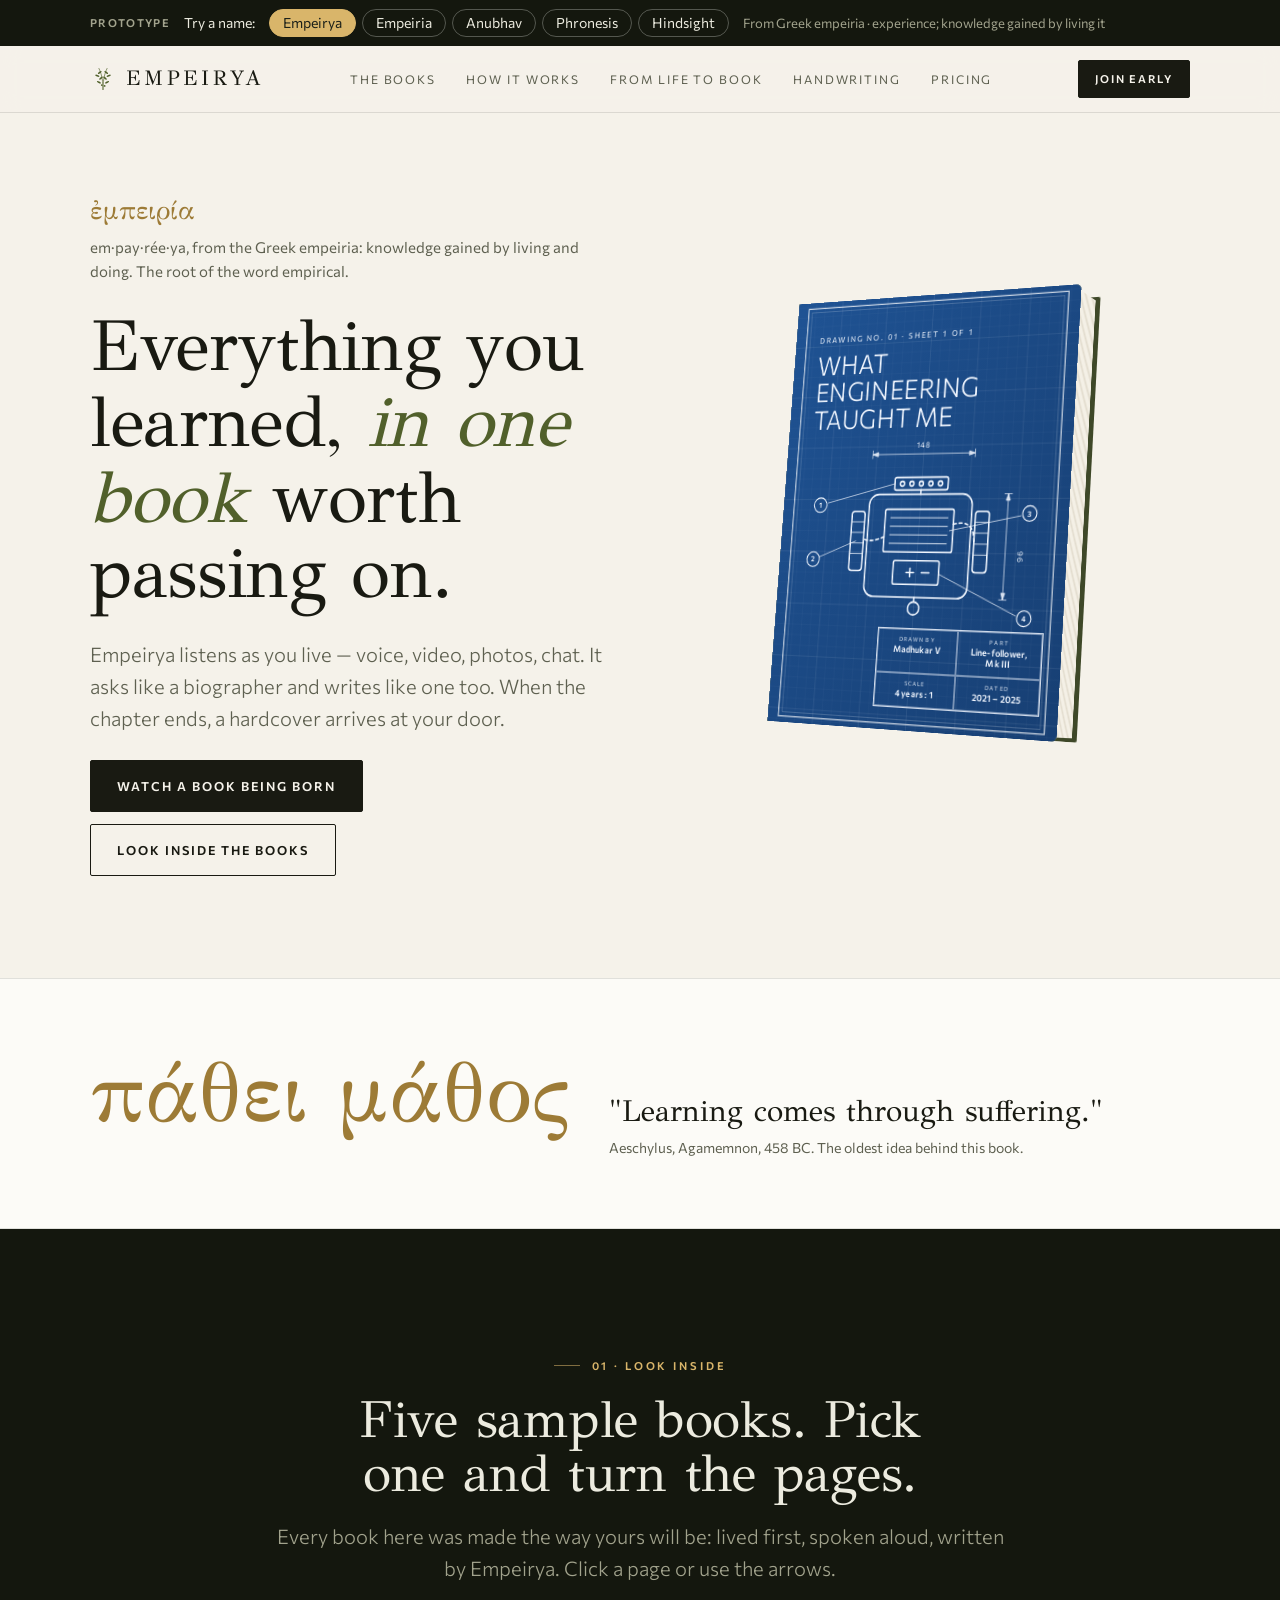
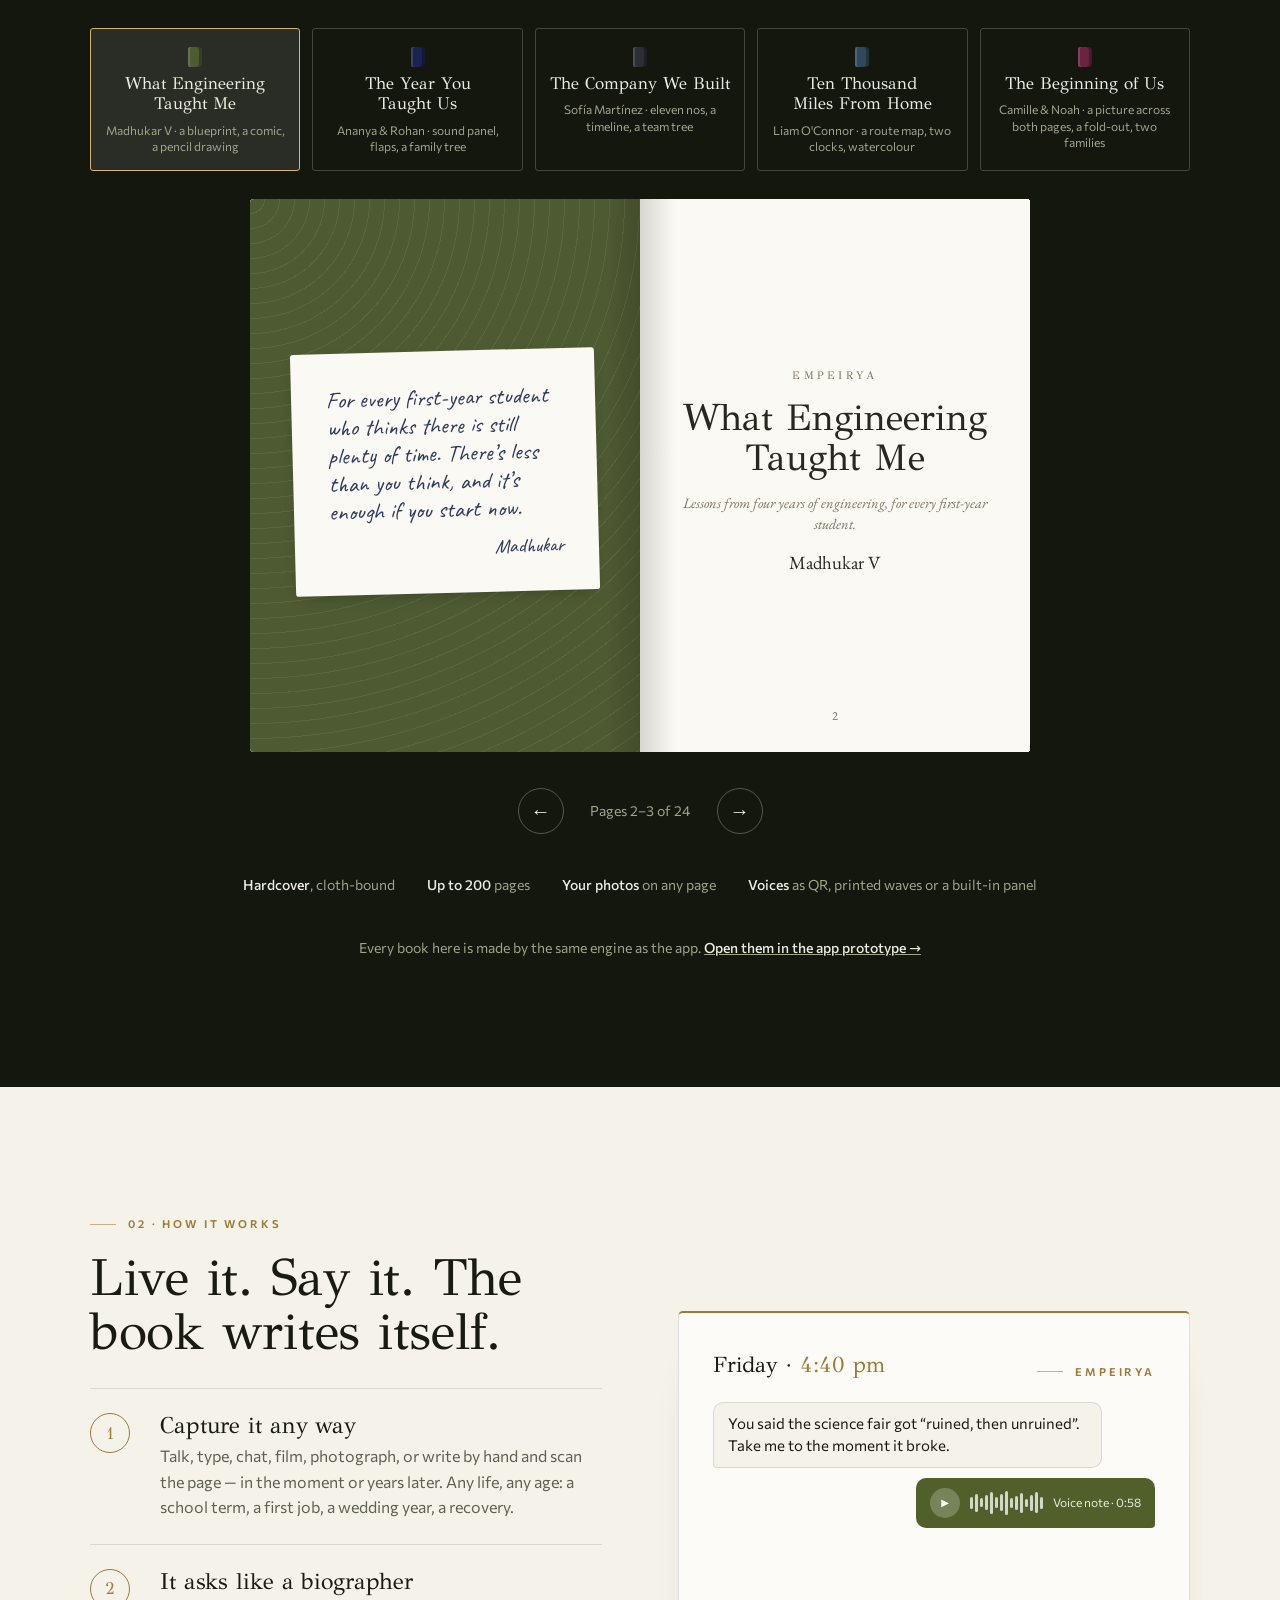
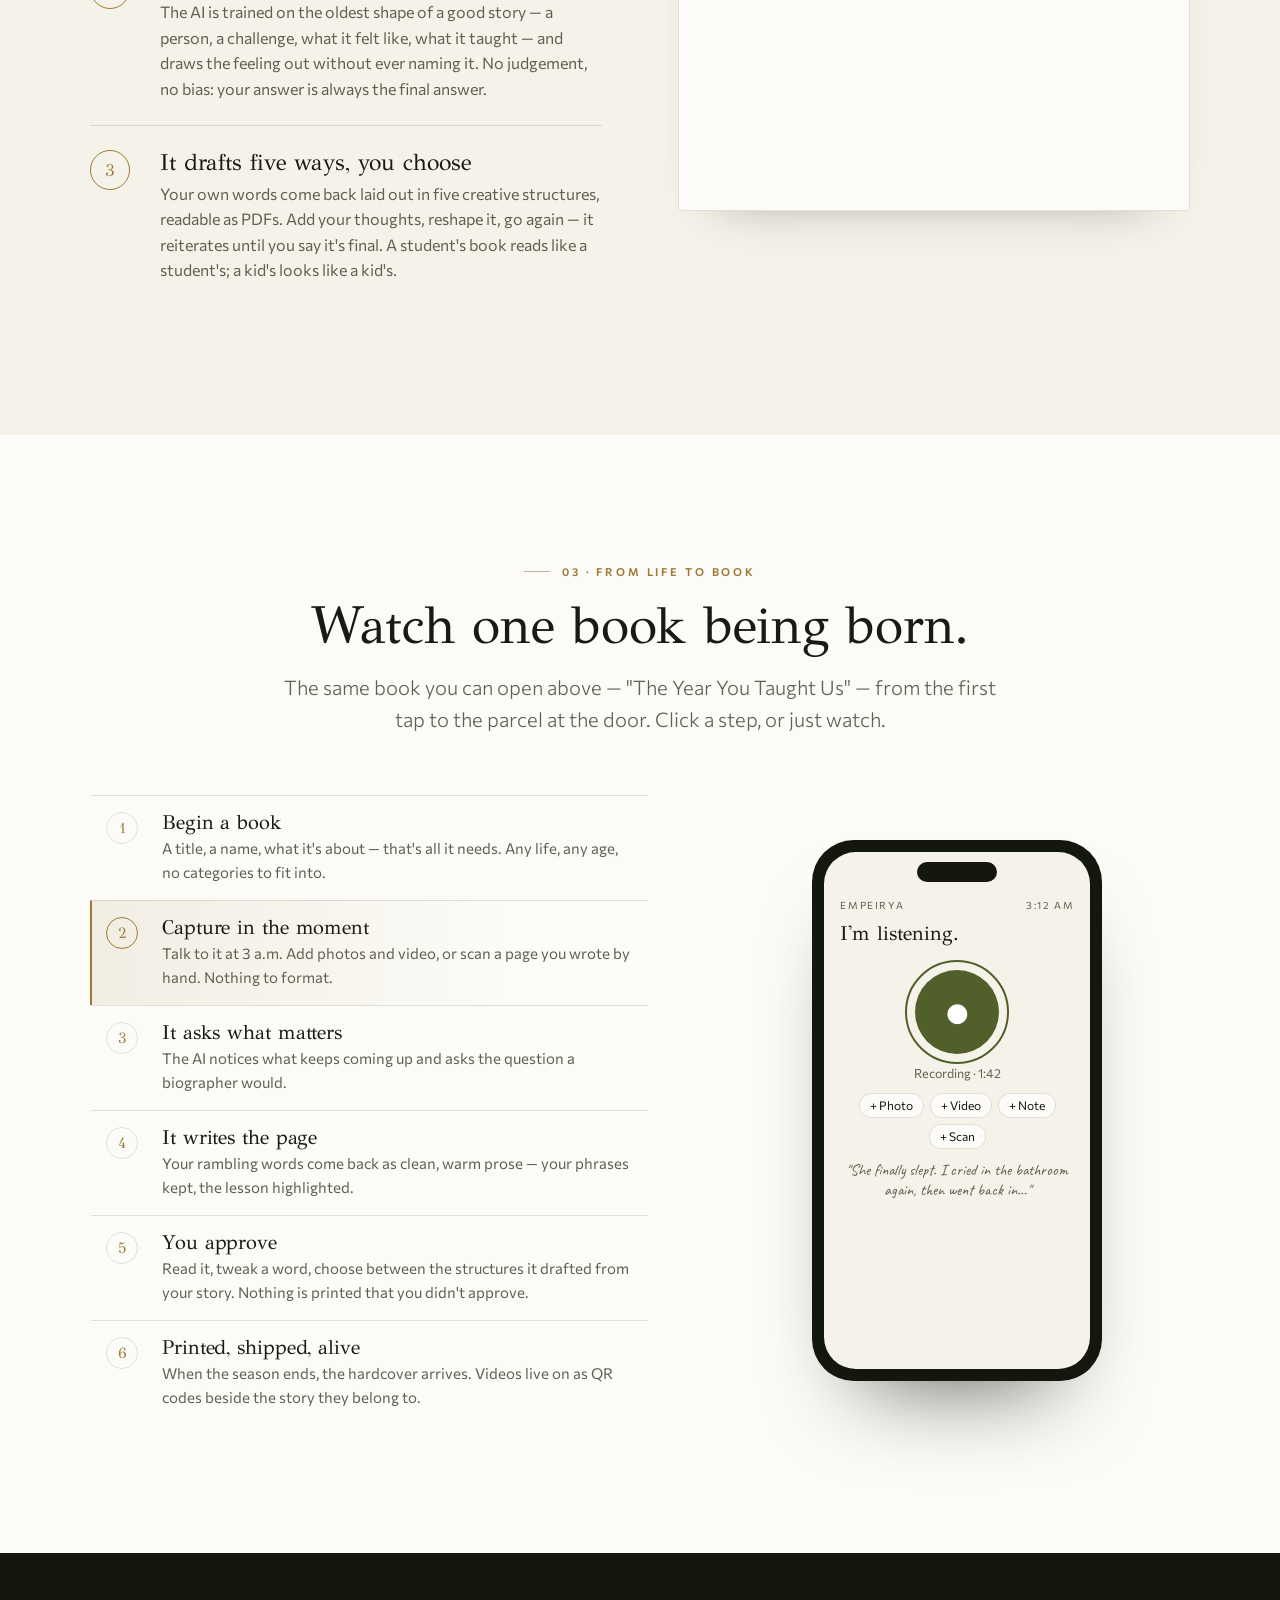
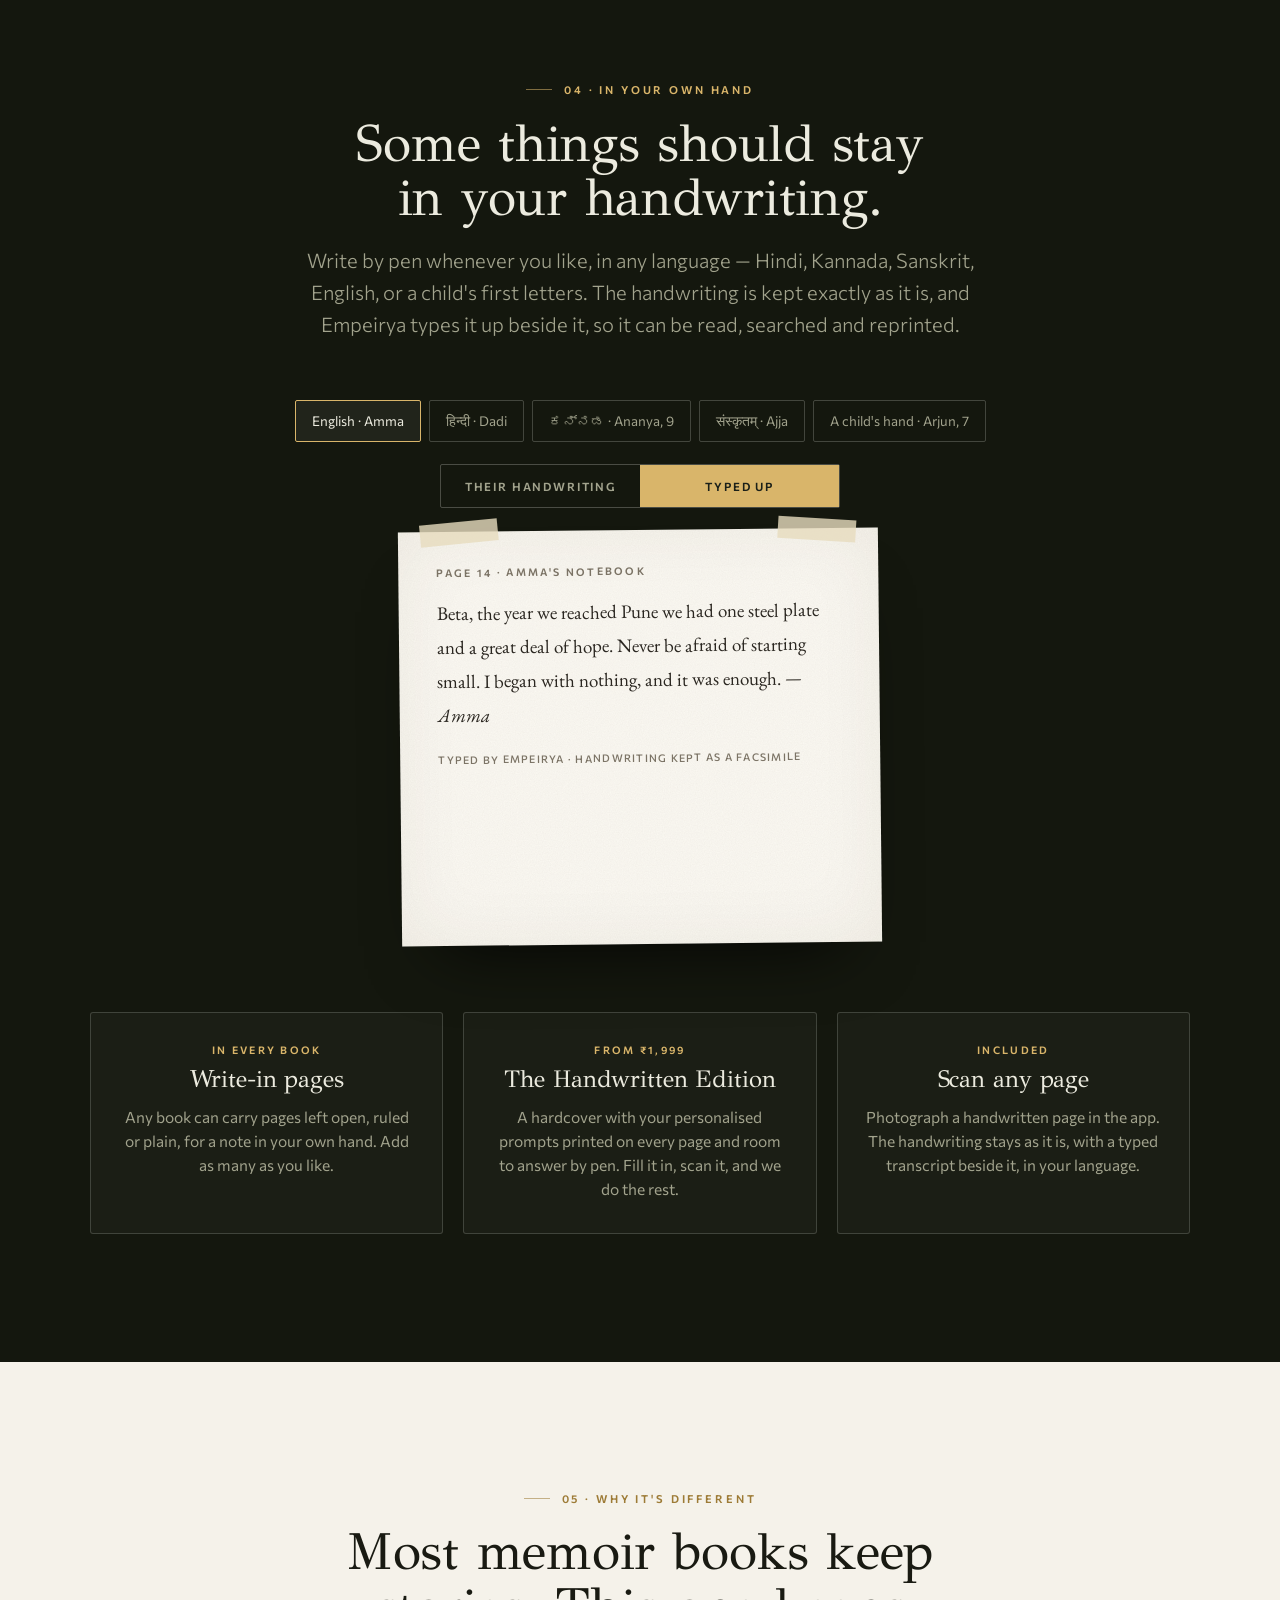
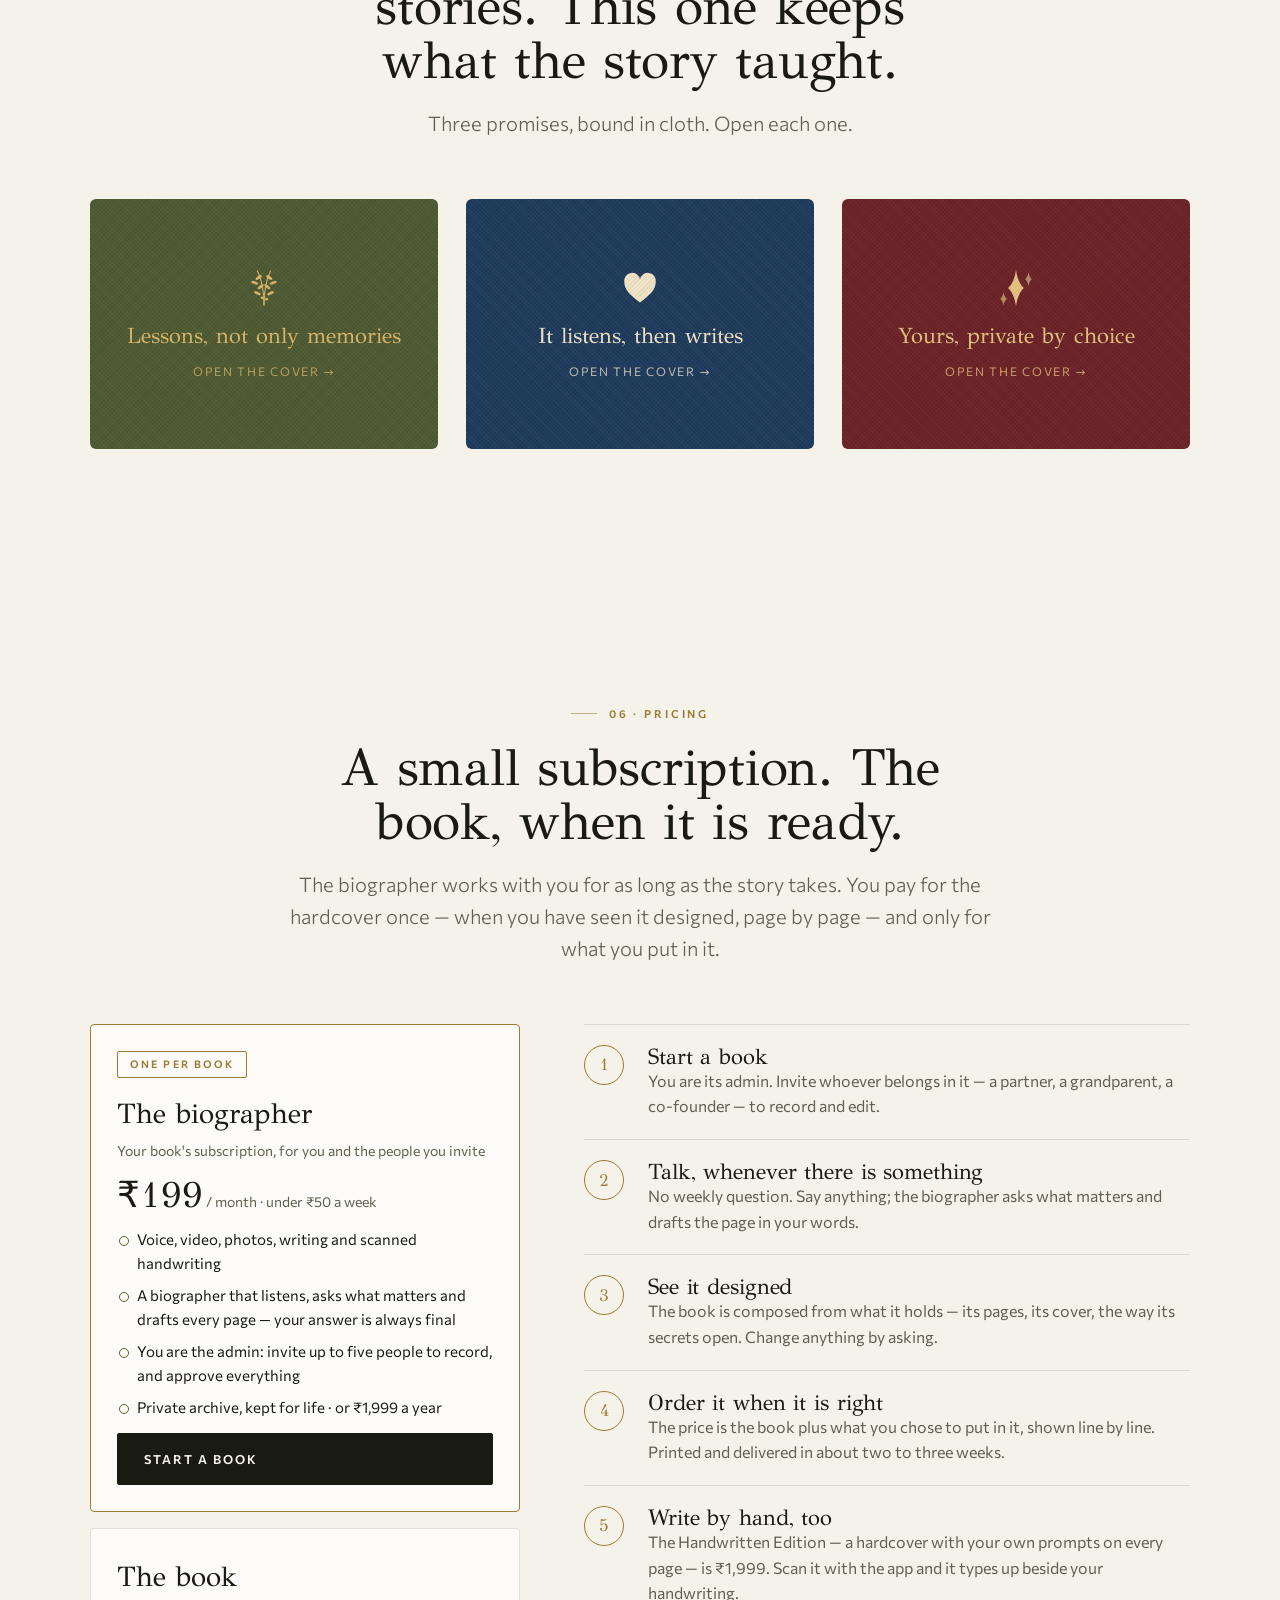
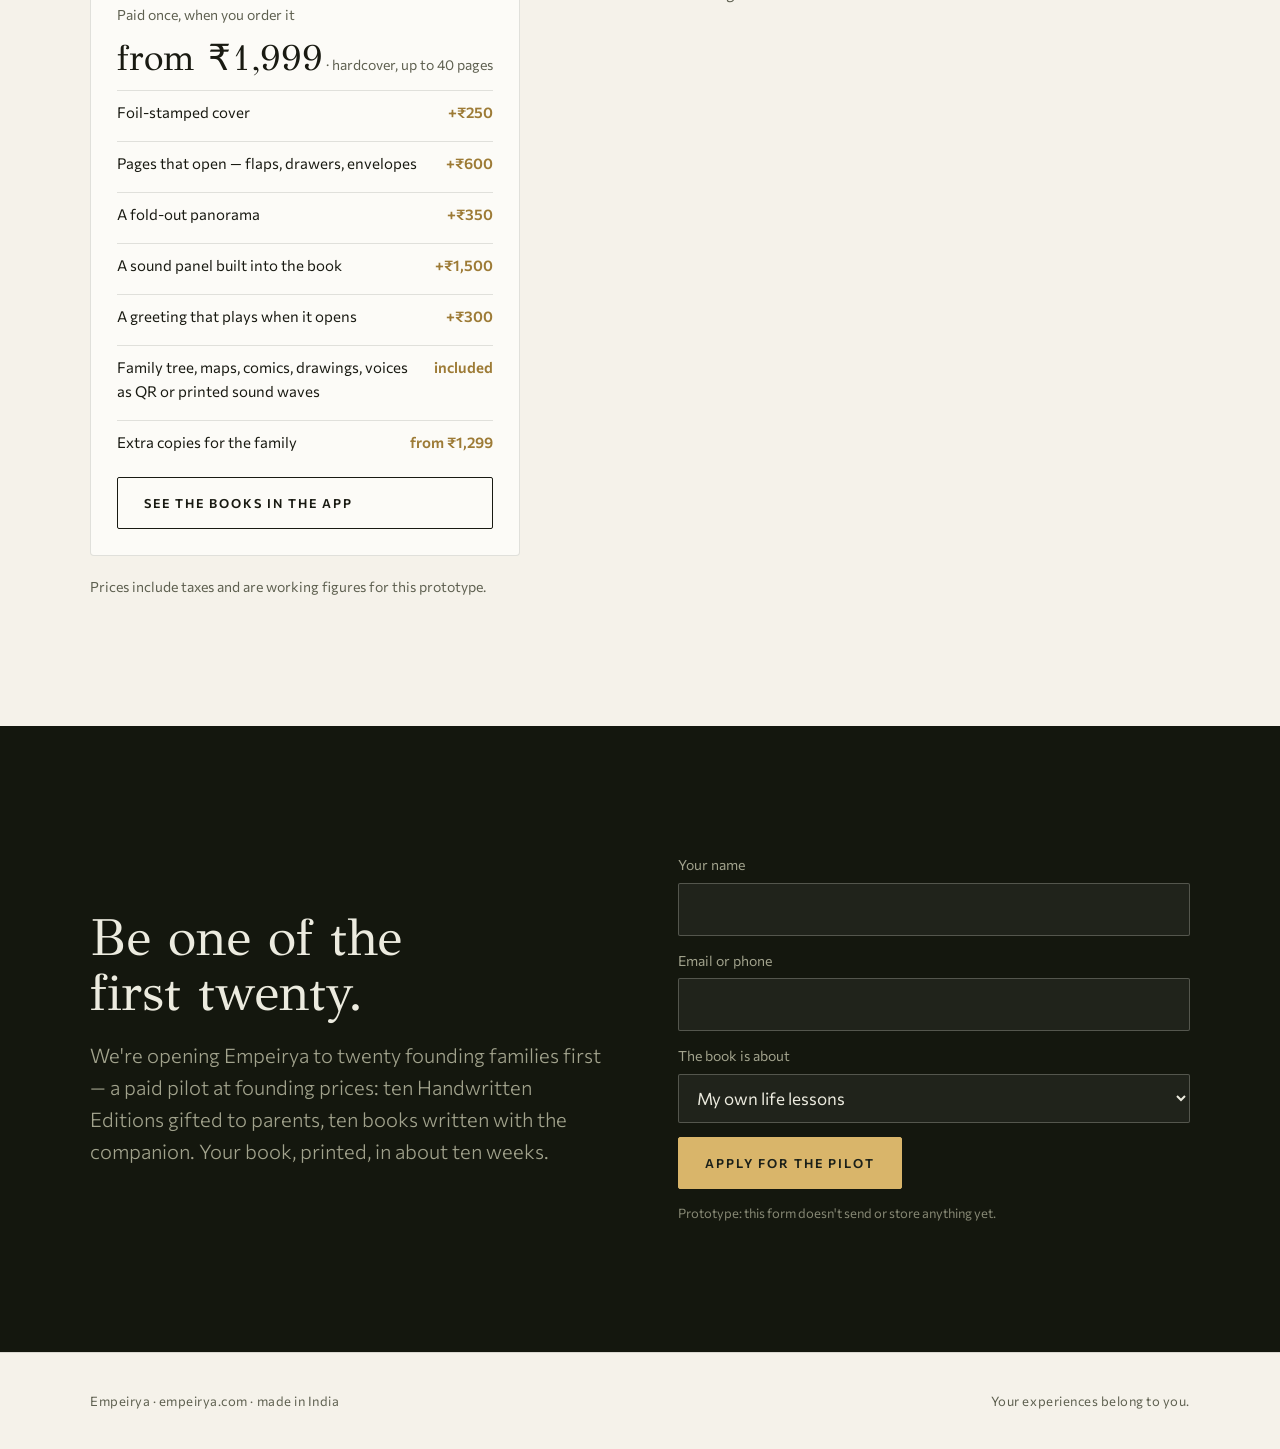
<file: index.html>
<!doctype html>
<!--
  =====================================================================
  EMPEIRYA — prototype website
  ---------------------------------------------------------------------
  An AI companion that captures someone's life as it happens — voice,
  photos, video — asks the right questions back, and turns a season of
  it into a hardcover book. Built around "lessons, not only memories".

  How to run: just double-click this file. No server or install needed.
  (Fonts load from Google Fonts when online; without internet the page
  falls back to system fonts and still works.)

  Files:
    css/styles.css      look of the website
    css/book-pages.css  look of the pages inside the books (shared with /books)
    js/main.js          everything interactive
    js/qr.js            draws the decorative QR codes
    books/*.html        print versions of the two sample books
    pdf/*.pdf           the first two books as PDFs

  Page order: prototype bar → nav → hero → quote → look inside (five
              sample books) → how it works (the AI companion) → from
              life to book (step-by-step) → in your own hand
              (handwriting) → why (openable covers) → pricing → join
              → footer
  =====================================================================
-->
<html lang="en">
<head>
  <meta charset="utf-8">
  <meta name="viewport" content="width=device-width, initial-scale=1">
  <title>Empeirya</title>
  <meta name="description" content="Empeirya is an AI companion that turns the moments you record — voice, photos, video — into a hardcover book of what you lived through and what it taught you.">
  <link rel="preconnect" href="https://fonts.googleapis.com">
  <link rel="preconnect" href="https://fonts.gstatic.com" crossorigin>
  <link rel="stylesheet" href="https://fonts.googleapis.com/css2?family=GFS+Didot&family=Commissioner:wght@300;400;500;600&family=Fredoka:wght@400;500;600;700&family=Comic+Neue:wght@700&family=Bangers&family=EB+Garamond:ital,wght@0,400;0,500;1,400&family=Caveat:wght@500;700&family=Kalam:wght@300;400&family=Akaya+Kanadaka&family=Gloria+Hallelujah&family=Tiro+Devanagari+Hindi&family=Tiro+Devanagari+Sanskrit&family=Tiro+Kannada&display=swap">
  <link rel="stylesheet" href="css/book-pages.css?v=1795689040">
  <link rel="stylesheet" href="css/book-engine.css?v=1795689040">
  <link rel="stylesheet" href="css/styles.css?v=1795689040">
</head>
<body>

<!-- Reusable drawings. Defined once here, then used anywhere with
     <svg><use href="#olive"/></svg>. -->
<svg width="0" height="0" style="position:absolute" aria-hidden="true">
  <!-- Olive branch: the brand emblem (Greek symbol of wisdom and peace) -->
  <symbol id="olive" viewBox="0 0 64 64"><g fill="none" stroke="currentColor" stroke-width="1.6" stroke-linecap="round"><path d="M32 58C32 40 30 22 22 6"/><path d="M32 58C32 40 34 22 42 6"/></g><g fill="currentColor"><ellipse cx="24" cy="16" rx="5.5" ry="2.2" transform="rotate(-35 24 16)"/><ellipse cx="18" cy="24" rx="5.5" ry="2.2" transform="rotate(20 18 24)"/><ellipse cx="27" cy="30" rx="5.5" ry="2.2" transform="rotate(-40 27 30)"/><ellipse cx="22" cy="40" rx="5.5" ry="2.2" transform="rotate(25 22 40)"/><ellipse cx="40" cy="16" rx="5.5" ry="2.2" transform="rotate(35 40 16)"/><ellipse cx="46" cy="24" rx="5.5" ry="2.2" transform="rotate(-20 46 24)"/><ellipse cx="37" cy="30" rx="5.5" ry="2.2" transform="rotate(40 37 30)"/><ellipse cx="42" cy="40" rx="5.5" ry="2.2" transform="rotate(-25 42 40)"/><circle cx="29" cy="47" r="2.2"/><circle cx="36" cy="49" r="2.2"/></g></symbol>
  <!-- Heart: emblem for the baby book -->
  <symbol id="heart" viewBox="0 0 64 64"><path fill="currentColor" d="M32 54C18 44 8 35 8 23a12 12 0 0 1 24-4 12 12 0 0 1 24 4c0 12-10 21-24 31z"/></symbol>
  <!-- Small footprint for the "first steps" picture -->
  <symbol id="foot" viewBox="-12 -24 24 40"><g fill="#8C6F56"><ellipse cx="0" cy="2" rx="7" ry="12"/><circle cx="-5.5" cy="-14" r="2.6"/><circle cx="-1.5" cy="-16.5" r="2.4"/><circle cx="2.5" cy="-16" r="2.2"/><circle cx="5.5" cy="-13.5" r="2"/><circle cx="7.2" cy="-10.3" r="1.7"/></g></symbol>
  <!-- North star: emblem for the founder book -->
  <symbol id="star" viewBox="0 0 64 64"><path fill="currentColor" d="M32 4c2 14 6 22 12 28-6 6-10 14-12 28-2-14-6-22-12-28 6-6 10-14 12-28z"/><path fill="currentColor" opacity=".65" d="M51 8c.8 5 2.4 8.2 5 10.5-2.6 2.3-4.2 5.5-5 10.5-.8-5-2.4-8.2-5-10.5 2.6-2.3 4.2-5.5 5-10.5zM13 38c.8 5 2.4 8.2 5 10.5-2.6 2.3-4.2 5.5-5 10.5-.8-5-2.4-8.2-5-10.5 2.6-2.3 4.2-5.5 5-10.5z"/></symbol>
  <!-- Compass: emblem for the "new country" book -->
  <symbol id="compass" viewBox="0 0 64 64"><g fill="none" stroke="currentColor" stroke-width="2.4"><circle cx="32" cy="32" r="23"/><path d="M32 3v6M32 55v6M3 32h6M55 32h6" stroke-linecap="round"/></g><path fill="currentColor" d="M32 15 38 32 32 49 26 32Z"/><circle cx="32" cy="32" r="3.2" fill="currentColor"/></symbol>
  <!-- Interlocked rings: emblem for the first-date book -->
  <symbol id="rings" viewBox="0 0 64 64"><g fill="none" stroke="currentColor" stroke-width="2.6"><circle cx="24.5" cy="32" r="14"/><circle cx="39.5" cy="32" r="14"/></g></symbol>
</svg>


<!-- ===== PROTOTYPE BAR: name switcher. Delete this block when going live. ===== -->
<div class="proto" role="region" aria-label="Prototype controls">
  <div class="wrap">
    <b>Prototype</b><span>Try a name:</span>
    <div class="names" id="names">
      <button type="button" data-n="empeirya" aria-pressed="true">Empeirya</button>
      <button type="button" data-n="empeiria" aria-pressed="false">Empeiria</button>
      <button type="button" data-n="anubhav" aria-pressed="false">Anubhav</button>
      <button type="button" data-n="phronesis" aria-pressed="false">Phronesis</button>
      <button type="button" data-n="hindsight" aria-pressed="false">Hindsight</button>
    </div>
    <span class="meaning" id="meaning"></span>
  </div>
</div>


<!-- ===== NAVIGATION ===== -->
<nav>
  <div class="wrap">
    <a class="mark" href="#top"><svg><use href="#olive"/></svg><span data-brand>Empeirya</span></a>
    <div class="navlinks">
      <a href="#inside">The books</a><a href="#how">How it works</a><a href="#journey">From life to book</a><a href="#handwritten">Handwriting</a><a href="#pricing">Pricing</a>
    </div>
    <a class="btn sm" href="#join">Join early</a>
  </div>
</nav>


<!-- ===== HERO: headline + interactive 3D book with cover designer ===== -->
<header class="hero" id="top">
  <div class="wrap">
    <div class="hero-copy">
      <div class="gloss"><span class="gk" data-native>ἐμπειρία</span><span id="gloss"></span></div>
      <h1>Everything you learned, <em>in one book</em> worth passing on.</h1>
      <p class="lede"><span data-brand>Empeirya</span> listens as you live — voice, video, photos, chat. It asks like a biographer and writes like one too. When the chapter ends, a hardcover arrives at your door.</p>
      <div class="ctas">
        <a class="btn" href="#journey">Watch a book being born</a>
        <a class="btn ghost" href="#inside">Look inside the books</a>
      </div>
    </div>

    <div class="hero-art">
      <!-- The 3D book: five faces arranged in 3D by CSS (see .book3d in styles.css). -->
      <div class="scene" id="scene">
        <div class="bob">
          <div class="book3d enter" id="book3d">
            <div class="b-back"></div>
            <div class="b-pages"></div>
            <div class="b-top"></div>
            <div class="b-spine"><span data-title>What Engineering Taught Me</span></div>
            <div class="b-front"><div class="cover">
              <svg class="emb"><use href="#olive"/></svg>
              <div class="ct" data-title>What Engineering Taught Me</div><div class="cr"></div>
              <div class="ca" data-author>Madhukar V</div>
              <div class="cb" data-brand>Empeirya</div>
            </div></div>
          </div>
        </div>
      </div>
      <div class="shadow" aria-hidden="true"></div>
    </div>
  </div>
</header>


<!-- ===== QUOTE BAND ===== -->
<div class="quote">
  <div class="wrap">
    <span class="gk">πάθει μάθος</span>
    <p>"Learning comes through suffering."<small>Aeschylus, Agamemnon, 458 BC. The oldest idea behind this book.</small></p>
  </div>
</div>


<!-- ===== LOOK INSIDE: two sample flipbooks =====
     Structure of a book:
       <div class="fb">                 the open book (two pages wide)
         <div class="leaf">             one sheet of paper
           <div class="face front">     right-hand page
           <div class="face back">      left-hand page after turning
     The leaves are built by js/main.js from js/book-engine.js. -->
<section class="inside" id="inside">
  <div class="wrap">
    <div class="sec-head">
      <span class="eyebrow">01 · Look inside</span>
      <h2>Five sample books. Pick one and turn the pages.</h2>
      <p class="lede">Every book here was made the way yours will be: lived first, spoken aloud, written by <span data-brand>Empeirya</span>. Click a page or use the arrows.</p>
    </div>
    <div class="shelf" role="tablist" aria-label="Sample books" id="shelf">
      <button type="button" role="tab" aria-selected="true" data-b="0"><i class="dot" style="--c:#4E5A32"></i><b>What Engineering Taught Me</b><span>Madhukar V · a blueprint, a comic, a pencil drawing</span></button>
      <button type="button" role="tab" aria-selected="false" data-b="1"><i class="dot" style="--c:#1B2350"></i><b>The Year You Taught Us</b><span>Ananya &amp; Rohan · sound panel, flaps, a family tree</span></button>
      <button type="button" role="tab" aria-selected="false" data-b="2"><i class="dot" style="--c:#2B2E33"></i><b>The Company We Built</b><span>Sofía Martínez · eleven nos, a timeline, a team tree</span></button>
      <button type="button" role="tab" aria-selected="false" data-b="3"><i class="dot" style="--c:#2F4A5C"></i><b>Ten Thousand Miles From Home</b><span>Liam O'Connor · a route map, two clocks, watercolour</span></button>
      <button type="button" role="tab" aria-selected="false" data-b="4"><i class="dot" style="--c:#6B2340"></i><b>The Beginning of Us</b><span>Camille &amp; Noah · a picture across both pages, a fold-out, two families</span></button>
    </div>
  </div>
  <div class="stage" id="stage">

    <!-- The five sample books. Their pages are made by js/book-engine.js (the
         same engine as the app), so every feature reaches both at once. -->
    <div class="fb closed" id="fb1" data-book="eng" tabindex="0" aria-label="What Engineering Taught Me, use arrow keys to turn pages"></div>
    <div class="fb closed" id="fb2" data-book="kiara" tabindex="0" hidden aria-label="The Year You Taught Us, use arrow keys to turn pages"></div>
    <div class="fb closed" id="fb3" data-book="company" tabindex="0" hidden aria-label="The Company We Built, use arrow keys to turn pages"></div>
    <div class="fb closed" id="fb4" data-book="miles" tabindex="0" hidden aria-label="Ten Thousand Miles From Home, use arrow keys to turn pages"></div>
    <div class="fb closed" id="fb5" data-book="us" tabindex="0" hidden aria-label="The Beginning of Us, use arrow keys to turn pages"></div>

  </div>
  <div class="wrap">
    <div class="fb-controls">
      <button type="button" id="prev" aria-label="Previous page">←</button>
      <span class="fb-label" id="fbl" aria-live="polite">Cover</span>
      <button type="button" id="next" aria-label="Next page">→</button>
    </div>
    <div class="specs">
      <span><b>Hardcover</b>, cloth-bound</span><span><b>Up to 200</b> pages</span><span><b>Your photos</b> on any page</span><span><b>Voices</b> as QR, printed waves or a built-in panel</span>
    </div>
    <div class="specs">
      <span>Every book here is made by the same engine as the app. <a href="app/"><b>Open them in the app prototype →</b></a></span>
    </div>
  </div>
</section>


<!-- ===== HOW IT WORKS: three steps + a live chat with the AI companion ===== -->
<section class="how" id="how">
  <div class="wrap">
    <div>
      <div class="sec-head" style="margin-bottom:0">
        <span class="eyebrow">02 · How it works</span>
        <h2>Live it. Say it. The book writes itself.</h2>
      </div>
      <ol class="steps">
        <li><span class="n">1</span><h3>Capture it any way</h3><p>Talk, type, chat, film, photograph, or write by hand and scan the page — in the moment or years later. Any life, any age: a school term, a first job, a wedding year, a recovery.</p></li>
        <li><span class="n">2</span><h3>It asks like a biographer</h3><p>The AI is trained on the oldest shape of a good story — a person, a challenge, what it felt like, what it taught — and draws the feeling out without ever naming it. No judgement, no bias: your answer is always the final answer.</p></li>
        <li><span class="n">3</span><h3>It drafts five ways, you choose</h3><p>Your own words come back laid out in five creative structures, readable as PDFs. Add your thoughts, reshape it, go again — it reiterates until you say it's final. A student's book reads like a student's; a kid's looks like a kid's.</p></li>
      </ol>
    </div>
    <!-- A scripted conversation, played on a loop by section 4 of js/main.js -->
    <div class="ticker chatcard">
      <div class="top"><span class="wk">Friday · <span>4:40 pm</span></span><span class="eyebrow" data-brand>Empeirya</span></div>
      <div class="chat" id="chat" aria-live="polite"></div>
    </div>
  </div>
</section>


<!-- ===== FROM LIFE TO BOOK: one book, end to end =====
     Left: six steps (click one, or they advance by themselves).
     Right: a phone whose screen changes with the step.
     Driven by section 5 of js/main.js. -->
<section class="journey" id="journey">
  <div class="wrap">
    <div class="sec-head">
      <span class="eyebrow">03 · From life to book</span>
      <h2>Watch one book being born.</h2>
      <p class="lede">The same book you can open above — "The Year You Taught Us" — from the first tap to the parcel at the door. Click a step, or just watch.</p>
    </div>
    <div class="jgrid">
      <ol class="jsteps" id="jsteps">
        <li data-s="0" aria-current="step"><b>1</b><h3>Begin a book</h3><p>A title, a name, what it's about — that's all it needs. Any life, any age, no categories to fit into.</p></li>
        <li data-s="1"><b>2</b><h3>Capture in the moment</h3><p>Talk to it at 3 a.m. Add photos and video, or scan a page you wrote by hand. Nothing to format.</p></li>
        <li data-s="2"><b>3</b><h3>It asks what matters</h3><p>The AI notices what keeps coming up and asks the question a biographer would.</p></li>
        <li data-s="3"><b>4</b><h3>It writes the page</h3><p>Your rambling words come back as clean, warm prose — your phrases kept, the lesson highlighted.</p></li>
        <li data-s="4"><b>5</b><h3>You approve</h3><p>Read it, tweak a word, choose between the structures it drafted from your story. Nothing is printed that you didn't approve.</p></li>
        <li data-s="5"><b>6</b><h3>Printed, shipped, alive</h3><p>When the season ends, the hardcover arrives. Videos live on as QR codes beside the story they belong to.</p></li>
      </ol>

      <div class="phone" aria-hidden="true"><div class="screen">
        <!-- Step 1: begin a book -->
        <div class="jscreen on" data-s="0">
          <div class="apptop"><span data-brand>Empeirya</span><span>New book</span></div>
          <div class="bub">Any life, any age. Tell me about your book.</div>
          <div class="field"><small>Title</small>The Year You Taught Us</div>
          <div class="field"><small>By</small>Ananya &amp; Rohan</div>
          <div class="field"><small>It's about</small>Our first year as parents, for Kiara</div>
          <div class="abtn yes">Begin</div>
        </div>
        <!-- Step 2: capture -->
        <div class="jscreen" data-s="1">
          <div class="apptop"><span data-brand>Empeirya</span><span>3:12 am</span></div>
          <h4>I'm listening.</h4>
          <div class="mic">●</div>
          <p class="rec">Recording · 1:42</p>
          <div class="chips" style="justify-content:center"><span class="chip">+ Photo</span><span class="chip">+ Video</span><span class="chip">+ Note</span><span class="chip">+ Scan</span></div>
          <p class="hint">"She finally slept. I cried in the bathroom again, then went back in…"</p>
        </div>
        <!-- Step 3: it asks -->
        <div class="jscreen" data-s="2">
          <div class="apptop"><span data-brand>Empeirya</span><span>Chat</span></div>
          <div class="bub">You've mentioned the 2 a.m. feed three times this week. What's the hardest part of it?</div>
          <div class="bub me">Doing it alone, I think.</div>
          <div class="bub">What changed the week Rohan took it over?</div>
          <div class="bub me">Everything, honestly.</div>
          <div class="bub">That sounds like a lesson for the book. Want me to write it up?</div>
        </div>
        <!-- Step 4: it writes -->
        <div class="jscreen" data-s="3">
          <div class="apptop"><span data-brand>Empeirya</span><span>Drafting</span></div>
          <div class="raw">"umm we slept like 2 hours at a time for weeks?? i was crying in the bathroom lol then rohan started doing the 2am one and it got better"</div>
          <div class="jarrow">↓ written by <span data-brand>Empeirya</span></div>
          <div class="minipage">For eleven weeks we slept in two-hour pieces. I cried in the bathroom more than once, then went back in.<b>Ask for help before you're desperate. The week Rohan took the 2 a.m. feed, everything changed.</b></div>
        </div>
        <!-- Step 5: approve -->
        <div class="jscreen" data-s="4">
          <div class="apptop"><span data-brand>Empeirya</span><span>Page 9 of 44</span></div>
          <div class="minipage"><i>The nights</i>For eleven weeks we slept in two-hour pieces. I cried in the bathroom more than once, then went back in.<b>Ask for help before you're desperate.</b></div>
          <p class="rec">5 structures drafted from your story</p>
          <div class="chips"><span class="chip on">Classic</span><span class="chip">Album</span><span class="chip">Letters</span><span class="chip">+2</span></div>
          <div class="approve"><div class="abtn">✎ Edit</div><div class="abtn yes">✓ Approve</div></div>
        </div>
        <!-- Step 6: printed and shipped -->
        <div class="jscreen" data-s="5">
          <div class="apptop"><span data-brand>Empeirya</span><span>Month 12</span></div>
          <h4>Your book is on its way.</h4>
          <div class="shipcover" style="--cloth:#5B7186;--foil:#F1E3C6"><div class="cover"><svg class="emb"><use href="#heart"/></svg><div class="ct">The Year You Taught Us</div><div class="cr"></div><div class="ca">Ananya &amp; Rohan</div><div class="cb" data-brand>Empeirya</div></div></div>
          <p class="rec">Hardcover · 44 pages · 3 copies</p>
          <p class="hint">6 videos became QR codes — scan a page, watch the moment.</p>
        </div>
      </div></div>
    </div>
  </div>
</section>


<!-- ===== IN YOUR OWN HAND: handwriting kept and typed up side by side =====
     The toggle swaps the same page between handwriting and the typed
     version (section 6 of js/main.js). -->
<section class="hand" id="handwritten">
  <div class="wrap">
    <div class="sec-head">
      <span class="eyebrow">04 · In your own hand</span>
      <h2>Some things should stay in your handwriting.</h2>
      <p class="lede">Write by pen whenever you like, in any language — Hindi, Kannada, Sanskrit, English, or a child's first letters. The handwriting is kept exactly as it is, and <span data-brand>Empeirya</span> types it up beside it, so it can be read, searched and reprinted.</p>
    </div>
    <div class="hdemo" id="hdemo" data-mode="hand">
      <!-- Five example pages, in four scripts. Pick one, then flip it
           between the handwriting and the typed-up version. -->
      <div class="hpick" role="tablist" aria-label="Choose an example" id="hpick">
        <button type="button" role="tab" aria-selected="true" data-h="0">English · Amma</button>
        <button type="button" role="tab" aria-selected="false" data-h="1"><span lang="hi">हिन्दी</span> · Dadi</button>
        <button type="button" role="tab" aria-selected="false" data-h="2"><span lang="kn">ಕನ್ನಡ</span> · Ananya, 9</button>
        <button type="button" role="tab" aria-selected="false" data-h="3"><span lang="sa">संस्कृतम्</span> · Ajja</button>
        <button type="button" role="tab" aria-selected="false" data-h="4">A child's hand · Arjun, 7</button>
      </div>
      <div class="hseg" role="group" aria-label="Show the page as">
        <button type="button" data-m="hand" aria-pressed="true">Their handwriting</button>
        <button type="button" data-m="typed" aria-pressed="false">Typed up</button>
      </div>
      <!-- To use a real scan instead of the font: add
             <img class="hscan" src="img/handwriting/hindi.jpg" alt="">
           as the first child of that page's .hbody. The handwriting font
           hides itself; the typed-up side still shows on toggle. -->
      <div class="hpages">
        <!-- 0 · English: a mother's note -->
        <div class="hpage on" data-h="0">
          <span class="runhead">Page 14 · Amma's notebook</span>
          <div class="hbody">
            <div class="hink">Beta, the year we reached Pune we had one steel plate and a great deal of hope. Never be afraid of starting small. I began with nothing, and it was enough. — Amma</div>
            <div class="htyped">Beta, the year we reached Pune we had one steel plate and a great deal of hope. Never be afraid of starting small. I began with nothing, and it was enough. <i>— Amma</i></div>
          </div>
          <div class="hfoot"><span class="t-hand">Meera Iyer · scanned with the app</span><span class="t-typed">Typed by <span data-brand>Empeirya</span> · handwriting kept as a facsimile</span></div>
        </div>
        <!-- 1 · Hindi: a grandmother's first salary -->
        <div class="hpage" data-h="1">
          <span class="runhead">Page 3 · Dadi's diary</span>
          <div class="hbody" lang="hi">
            <div class="hink deva">मुन्ना, १९७८ में जब मैंने पहली बार स्कूल में पढ़ाना शुरू किया, तो मेरी तनख़्वाह दो सौ रुपये थी। घर में सब हँसे। पर उसी दो सौ से तेरे पापा की पहली किताबें आईं। जो काम छोटा लगे, उसे पूरे मन से करना। — दादी</div>
            <div class="htyped deva">मुन्ना, १९७८ में जब मैंने पहली बार स्कूल में पढ़ाना शुरू किया, तो मेरी तनख़्वाह दो सौ रुपये थी। घर में सब हँसे। पर उसी दो सौ से तेरे पापा की पहली किताबें आईं। जो काम छोटा लगे, उसे पूरे मन से करना। <i>— दादी</i></div>
          </div>
          <div class="hfoot"><span class="t-hand">Shanti Devi · scanned with the app</span><span class="t-typed">Typed by <span data-brand>Empeirya</span> · Hindi, handwriting kept as a facsimile</span></div>
        </div>
        <!-- 2 · Kannada: a nine-year-old after her first fall off a bicycle -->
        <div class="hpage" data-h="2">
          <span class="runhead">Page 1 · Ananya's notebook, age 9</span>
          <div class="hbody" lang="kn">
            <div class="hink knda kid">ಅಪ್ಪಾ, ಇವತ್ತು ನಾನು ಸೈಕಲ್‌ನಿಂದ ಬಿದ್ದೆ. ಆದರೆ ಮತ್ತೆ ಹತ್ತಿದೆ. ನೀವು ಹೇಳಿದ ಹಾಗೆ, ಬೀಳುವುದೂ ಕಲಿಯುವುದರ ಭಾಗ. — ಅನನ್ಯಾ, ೯ ವರ್ಷ</div>
            <div class="htyped knda">ಅಪ್ಪಾ, ಇವತ್ತು ನಾನು ಸೈಕಲ್‌ನಿಂದ ಬಿದ್ದೆ. ಆದರೆ ಮತ್ತೆ ಹತ್ತಿದೆ. ನೀವು ಹೇಳಿದ ಹಾಗೆ, ಬೀಳುವುದೂ ಕಲಿಯುವುದರ ಭಾಗ. <i>— ಅನನ್ಯಾ, ೯ ವರ್ಷ</i></div>
          </div>
          <div class="hfoot"><span class="t-hand">Ananya, 9 · photographed by Appa</span><span class="t-typed">Typed by <span data-brand>Empeirya</span> · Kannada, her handwriting kept beside it</span></div>
        </div>
        <!-- 3 · Sanskrit: a grandfather passes on a verse -->
        <div class="hpage" data-h="3">
          <span class="runhead">Page 12 · Ajja's letter, on the day of the thread ceremony</span>
          <div class="hbody" lang="sa">
            <div class="hink deva">विद्या ददाति विनयं विनयाद् याति पात्रताम्। पात्रत्वाद् धनमाप्नोति धनाद् धर्मं ततः सुखम्॥ एनं श्लोकं मम पिता मह्यम् अददात्। अद्य अहं तुभ्यं ददामि। — अज्जः</div>
            <div class="htyped deva">विद्या ददाति विनयं विनयाद् याति पात्रताम्। पात्रत्वाद् धनमाप्नोति धनाद् धर्मं ततः सुखम्॥ एनं श्लोकं मम पिता मह्यम् अददात्। अद्य अहं तुभ्यं ददामि। <i>— अज्जः</i></div>
          </div>
          <div class="hfoot"><span class="t-hand">Raghavendra Rao · scanned with the app</span><span class="t-typed">Typed by <span data-brand>Empeirya</span> · Sanskrit, handwriting kept as a facsimile</span></div>
        </div>
        <!-- 4 · English, a child's hand: a first letter -->
        <div class="hpage" data-h="4">
          <span class="runhead">Page 1 · Arjun's first letter, age 7</span>
          <div class="hbody">
            <div class="hink kid">Dear Mum, today I lost my first tooth at school. Miss Rao gave me a sticker. I was brave and I only cried a little bit. Love, Arjun</div>
            <div class="htyped">Dear Mum, today I lost my first tooth at school. Miss Rao gave me a sticker. I was brave and I only cried a little bit. <i>Love, Arjun</i></div>
          </div>
          <div class="hfoot"><span class="t-hand">Arjun, 7 · photographed by Mum</span><span class="t-typed">Typed by <span data-brand>Empeirya</span> · spelling kept as he wrote it</span></div>
        </div>
      </div>
    </div>
    <div class="hgrid">
      <div class="hcard"><span class="tagl">In every book</span><h3>Write-in pages</h3><p>Any book can carry pages left open, ruled or plain, for a note in your own hand. Add as many as you like.</p></div>
      <div class="hcard"><span class="tagl">From ₹1,999</span><h3>The Handwritten Edition</h3><p>A hardcover with your personalised prompts printed on every page and room to answer by pen. Fill it in, scan it, and we do the rest.</p></div>
      <div class="hcard"><span class="tagl">Included</span><h3>Scan any page</h3><p>Photograph a handwritten page in the app. The handwriting stays as it is, with a typed transcript beside it, in your language.</p></div>
    </div>
  </div>
</section>


<!-- ===== WHY IT'S DIFFERENT: three cloth covers that open like books.
     Hover opens a cover; clicking toggles it (section 6 of js/main.js). ===== -->
<section class="whysec">
  <div class="wrap">
    <div class="sec-head">
      <span class="eyebrow">05 · Why it's different</span>
      <h2>Most memoir books keep stories. This one keeps what the story taught.</h2>
      <p class="lede">Three promises, bound in cloth. Open each one.</p>
    </div>
    <div class="why">
      <button class="wcard" type="button" style="--cloth:#4E5A32;--foil:#D9B56A">
        <span class="wback"><b>Lessons, not only memories</b><p>Every entry ends with what you learned, what you'd change, and what you'd tell someone else. It reads like advice from someone who cares.</p></span>
        <span class="wfront"><svg><use href="#olive"/></svg><b>Lessons, not only memories</b><i>Open the cover →</i></span>
      </button>
      <button class="wcard" type="button" style="--cloth:#1F3B5C;--foil:#F1E3C6">
        <span class="wback"><b>It listens, then writes</b><p>Rambling 3 a.m. voice notes come back as clear, warm prose — grammar fixed, timeline ordered, your own phrases kept. Your answer is always the final answer.</p></span>
        <span class="wfront"><svg><use href="#heart"/></svg><b>It listens, then writes</b><i>Open the cover →</i></span>
      </button>
      <button class="wcard" type="button" style="--cloth:#6B2328;--foil:#E3C27E">
        <span class="wback"><b>Yours, private by choice</b><p>Nothing is shared unless you decide. Any entry can stay only yours, go to family, join the book, or be published — your call, every single time.</p></span>
        <span class="wfront"><svg><use href="#star"/></svg><b>Yours, private by choice</b><i>Open the cover →</i></span>
      </button>
    </div>
  </div>
</section>


<!-- ===== PRICING: one subscription for the app, printing per book ===== -->
<section id="pricing">
  <div class="wrap">
    <div class="sec-head">
      <span class="eyebrow">06 · Pricing</span>
      <h2>A small subscription. The book, when it is ready.</h2>
      <p class="lede">The biographer works with you for as long as the story takes. You pay for the hardcover once — when you have seen it designed, page by page — and only for what you put in it.</p>
    </div>
    <div class="pay">
      <div class="payplans">
        <div class="plan feat">
          <span class="badge">One per book</span>
          <div class="pname">The biographer</div>
          <div class="pnat">Your book's subscription, for you and the people you invite</div>
          <div class="price">₹199<small> / month · under ₹50 a week</small></div>
          <ul>
            <li>Voice, video, photos, writing and scanned handwriting</li>
            <li>A biographer that listens, asks what matters and drafts every page — your answer is always final</li>
            <li>You are the admin: invite up to five people to record, and approve everything</li>
            <li>Private archive, kept for life · or ₹1,999 a year</li>
          </ul>
          <a class="btn" href="#join">Start a book</a>
        </div>
        <div class="plan">
          <div class="pname">The book</div>
          <div class="pnat">Paid once, when you order it</div>
          <div class="price">from ₹1,999<small> · hardcover, up to 40 pages</small></div>
          <ul class="pricelist">
            <li><span>Foil-stamped cover</span><b>+₹250</b></li>
            <li><span>Pages that open — flaps, drawers, envelopes</span><b>+₹600</b></li>
            <li><span>A fold-out panorama</span><b>+₹350</b></li>
            <li><span>A sound panel built into the book</span><b>+₹1,500</b></li>
            <li><span>A greeting that plays when it opens</span><b>+₹300</b></li>
            <li><span>Family tree, maps, comics, drawings, voices as QR or printed sound waves</span><b>included</b></li>
            <li><span>Extra copies for the family</span><b>from ₹1,299</b></li>
          </ul>
          <a class="btn ghost" href="app/">See the books in the app</a>
        </div>
      </div>
      <ol class="paysteps">
        <li><b>1</b><div><h3>Start a book</h3><p>You are its admin. Invite whoever belongs in it — a partner, a grandparent, a co-founder — to record and edit.</p></div></li>
        <li><b>2</b><div><h3>Talk, whenever there is something</h3><p>No weekly question. Say anything; the biographer asks what matters and drafts the page in your words.</p></div></li>
        <li><b>3</b><div><h3>See it designed</h3><p>The book is composed from what it holds — its pages, its cover, the way its secrets open. Change anything by asking.</p></div></li>
        <li><b>4</b><div><h3>Order it when it is right</h3><p>The price is the book plus what you chose to put in it, shown line by line. Printed and delivered in about two to three weeks.</p></div></li>
        <li><b>5</b><div><h3>Write by hand, too</h3><p>The Handwritten Edition — a hardcover with your own prompts on every page — is ₹1,999. Scan it with the app and it types up beside your handwriting.</p></div></li>
      </ol>
    </div>
    <p class="note">Prices include taxes and are working figures for this prototype.</p>
  </div>
</section>


<!-- ===== JOIN: early-access form (section 7 of js/main.js) ===== -->
<section class="join" id="join">
  <div class="wrap">
    <div style="display:grid;gap:18px">
      <h2>Be one of the first twenty.</h2>
      <p class="lede">We're opening <span data-brand>Empeirya</span> to twenty founding families first — a paid pilot at founding prices: ten Handwritten Editions gifted to parents, ten books written with the companion. Your book, printed, in about ten weeks.</p>
    </div>
    <form id="form" novalidate>
      <label for="f-name">Your name<input id="f-name" name="name" autocomplete="name"></label>
      <label for="f-contact">Email or phone<input id="f-contact" name="contact"></label>
      <label for="f-for">The book is about
        <select id="f-for" name="for"><option>My own life lessons</option><option>My parent's life (a gift)</option><option>My first year as a parent</option><option>My college years</option><option>My startup years</option><option>Moving to a new country</option></select>
      </label>
      <button class="btn" type="submit">Apply for the pilot</button>
      <p class="thanks" id="thanks" hidden></p>
      <p class="fine">Prototype: this form doesn't send or store anything yet.</p>
    </form>
  </div>
</section>


<!-- ===== FOOTER ===== -->
<footer>
  <div class="wrap">
    <span><span data-brand>Empeirya</span> · empeirya.com · made in India</span>
    <span>Your experiences belong to you.</span>
  </div>
</footer>

<!-- Scripts go last so the page content exists before they run. -->
<script src="js/qr.js?v=1795689040"></script>
<script>window.EMPEIRYA_AUDIO = "app/audio/";</script>
<script src="js/book-engine.js?v=1795689040"></script>
<script src="js/main.js?v=1795689040"></script>
</body>
</html>
</file>
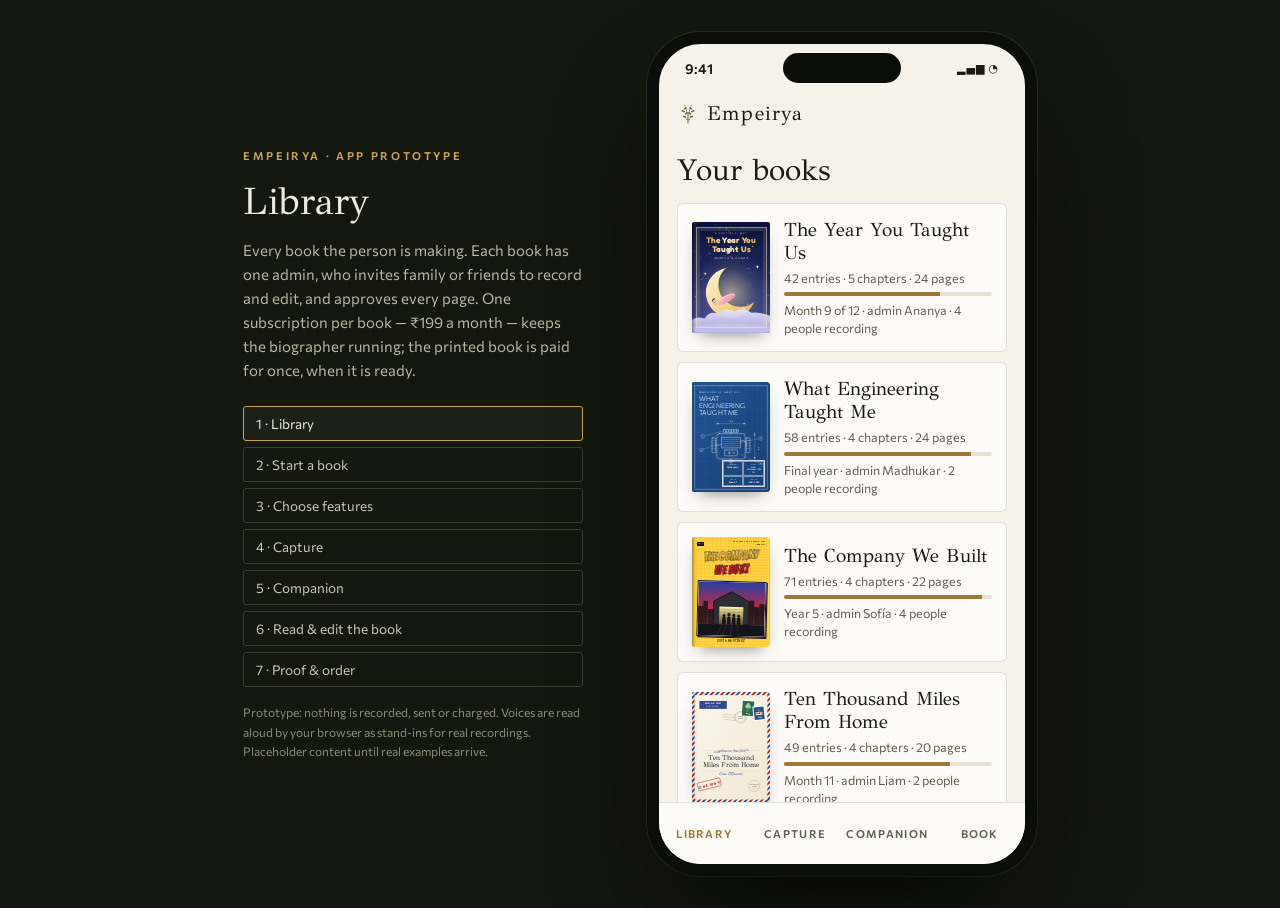
<file: app/index.html>
<!doctype html>
<!--
  =====================================================================
  EMPEIRYA — app prototype
  ---------------------------------------------------------------------
  A clickable phone prototype of the real app: start a book, choose
  features, capture, talk to the companion, read the finished book page
  by page (with voice), change it by asking, and order.

  "Features, not templates": the book is composed by compose() in
  app.js from the chosen features into a layout plan, and every page is
  drawn from that plan by renderPage(). Change a feature or type a
  request and the plan is rebuilt; nothing is a fixed template.

  Files:
    app/app.css            look of the app and the reader
    app/app.js             screens, the composer, the reader, voice, edits
    ../css/book-pages.css  page designs, shared with the website's books
    ../js/qr.js            draws the decorative QR codes
  Placeholder content is the website's first-year sample book.
  =====================================================================
-->
<html lang="en">
<head>
<meta charset="utf-8">
<meta name="viewport" content="width=device-width, initial-scale=1">
<title>Empeirya — App prototype</title>
<link rel="preconnect" href="https://fonts.googleapis.com">
<link rel="preconnect" href="https://fonts.gstatic.com" crossorigin>
<link rel="stylesheet" href="https://fonts.googleapis.com/css2?family=GFS+Didot&family=Commissioner:wght@300;400;500;600&family=EB+Garamond:ital,wght@0,400;0,500;1,400&family=Caveat:wght@500;700&family=Fredoka:wght@400;500;600;700&family=Comic+Neue:wght@700&family=Bangers&display=swap">
<link rel="stylesheet" href="../css/book-pages.css?v=1795689040">
<link rel="stylesheet" href="../css/book-engine.css?v=1795689040">
<link rel="stylesheet" href="app.css?v=1795689040">
</head>
<body>

<!-- Reusable drawings (same as the website). -->
<svg width="0" height="0" style="position:absolute" aria-hidden="true">
  <symbol id="olive" viewBox="0 0 64 64"><g fill="none" stroke="currentColor" stroke-width="1.6" stroke-linecap="round"><path d="M32 58C32 40 30 22 22 6"/><path d="M32 58C32 40 34 22 42 6"/></g><g fill="currentColor"><ellipse cx="24" cy="16" rx="5.5" ry="2.2" transform="rotate(-35 24 16)"/><ellipse cx="18" cy="24" rx="5.5" ry="2.2" transform="rotate(20 18 24)"/><ellipse cx="27" cy="30" rx="5.5" ry="2.2" transform="rotate(-40 27 30)"/><ellipse cx="22" cy="40" rx="5.5" ry="2.2" transform="rotate(25 22 40)"/><ellipse cx="40" cy="16" rx="5.5" ry="2.2" transform="rotate(35 40 16)"/><ellipse cx="46" cy="24" rx="5.5" ry="2.2" transform="rotate(-20 46 24)"/><ellipse cx="37" cy="30" rx="5.5" ry="2.2" transform="rotate(40 37 30)"/><ellipse cx="42" cy="40" rx="5.5" ry="2.2" transform="rotate(-25 42 40)"/><circle cx="29" cy="47" r="2.2"/><circle cx="36" cy="49" r="2.2"/></g></symbol>
  <symbol id="heart" viewBox="0 0 64 64"><path fill="currentColor" d="M32 54C18 44 8 35 8 23a12 12 0 0 1 24-4 12 12 0 0 1 24 4c0 12-10 21-24 31z"/></symbol>
  <symbol id="foot" viewBox="-12 -24 24 40"><g fill="#8C6F56"><ellipse cx="0" cy="2" rx="7" ry="12"/><circle cx="-5.5" cy="-14" r="2.6"/><circle cx="-1.5" cy="-16.5" r="2.4"/><circle cx="2.5" cy="-16" r="2.2"/><circle cx="5.5" cy="-13.5" r="2"/><circle cx="7.2" cy="-10.3" r="1.7"/></g></symbol>
</svg>

<main class="stagewrap">

  <!-- Left of the phone on wide screens: what each screen shows. -->
  <aside class="explain" aria-live="polite">
    <p class="eyebrow">Empeirya · app prototype</p>
    <h1 id="exTitle">Library</h1>
    <p id="exBody"></p>
    <nav class="exnav" aria-label="Jump to a screen">
      <button data-go="home">1 · Library</button>
      <button data-go="start">2 · Start a book</button>
      <button data-go="features">3 · Choose features</button>
      <button data-go="capture">4 · Capture</button>
      <button data-go="companion">5 · Companion</button>
      <button data-go="book">6 · Read &amp; edit the book</button>
      <button data-go="order">7 · Proof &amp; order</button>
    </nav>
    <p class="fine">Prototype: nothing is recorded, sent or charged. Voices are read aloud by your browser as stand-ins for real recordings. Placeholder content until real examples arrive.</p>
  </aside>

  <!-- ===== THE PHONE ===== -->
  <div class="phone" id="phone">
    <div class="notch" aria-hidden="true"></div>
    <div class="statusbar" aria-hidden="true"><span>9:41</span><span class="sig">▂▄▆ ◔</span></div>

    <div class="screens">

      <!-- 1 · Library -->
      <section class="scr" data-s="home">
        <header class="ahead"><span class="brand"><svg><use href="#olive"/></svg>Empeirya</span></header>
        <h2 class="h">Your books</h2>
        <div class="shelf" id="shelf"></div>
        <button type="button" class="btn primary wide" data-go="start">＋ Start a new book</button>
        <h3 class="sub" id="feedHead">From the family</h3>
        <ul class="feed" id="feed"></ul>
      </section>

      <!-- 2 · Start a book -->
      <section class="scr" data-s="start">
        <header class="ahead"><button type="button" class="back" data-go="home">‹ Back</button><span class="small">New book · step 1 of 2</span></header>
        <p class="bubble ai">What is this book about? Talk or type — any life, any age, any language.</p>
        <label class="field"><small>It’s about</small><textarea id="inAbout" rows="3"></textarea></label>
        <label class="field"><small>Title</small><input id="inTitle"></label>
        <label class="field"><small>By</small><input id="inBy"></label>
        <p class="bubble ai" id="startNote"></p>
        <button type="button" class="btn primary wide" data-go="features">Next: choose features</button>
      </section>

      <!-- 3 · Choose features -->
      <section class="scr" data-s="features">
        <header class="ahead"><button type="button" class="back" data-go="start">‹ Back</button><span class="small">New book · step 2 of 2</span></header>
        <div class="fpreview"><span class="minicover" id="featCover"></span><p class="small" id="featSummary"></p></div>
        <div id="featureList"></div>
        <div class="pricebar"><div><small>Your book</small><b id="featPrice"></b></div><button type="button" class="btn primary" id="makeBook">Make my book</button></div>
      </section>

      <!-- 4 · Capture -->
      <section class="scr" data-s="capture">
        <header class="ahead"><span class="brand">Capture</span><span class="small" id="capCount"></span></header>
        <div class="qcard"><small>Your biographer is listening</small><p>Say anything — a moment, a worry, a joke. It asks what matters and drafts the page.</p><small id="capQ"></small></div>
        <div class="recwrap">
          <button type="button" class="recbtn" id="recBtn" aria-label="Record a voice note"><span class="dot"></span></button>
          <p class="rectime" id="recTime">Tap to record</p>
          <div class="wavebar" id="recWave" aria-hidden="true"></div>
        </div>
        <div class="capgrid">
          <button type="button" class="capbtn" data-cap="Photo">Photo</button>
          <button type="button" class="capbtn" data-cap="Video">Video</button>
          <button type="button" class="capbtn" data-cap="Scanned page">Scan a page</button>
          <button type="button" class="capbtn" data-cap="Note">Type</button>
        </div>
        <h3 class="sub">Recent</h3>
        <ul class="entries" id="entries"></ul>
      </section>

      <!-- 5 · Companion -->
      <section class="scr" data-s="companion">
        <header class="ahead"><span class="brand">Companion</span><span class="small">your biographer</span></header>
        <div class="thread" id="thread" aria-live="polite"></div>
        <form class="composer" id="compForm"><input id="compIn" placeholder="Answer, or say anything…" aria-label="Message"><button class="btn primary sm">Send</button></form>
      </section>

      <!-- 6 · Read & edit the book -->
      <section class="scr" data-s="book">
        <header class="ahead"><span class="brand book-h" id="bookHead"></span><span class="hbtns"><button type="button" class="pillbtn" id="whyBtn">Why</button><button type="button" class="pillbtn" id="fullBtn">Full size</button></span></header>
        <div class="viewer" id="viewer">
          <div class="bookbody" id="bookbody">
            <div class="vstage" id="vstage" aria-live="polite"></div>
            <div class="strip" id="strip" aria-label="Sound panel, built into the book"></div>
          </div>
        </div>
        <div class="vctl"><button type="button" id="pPrev" aria-label="Previous page">‹</button><span id="pLabel"></span><button type="button" id="pNext" aria-label="Next page">›</button></div>
        <div class="ask">
          <div class="chips" id="chips"></div>
          <form id="askForm"><input id="askIn" placeholder="Ask the designer: “make it warmer”…" aria-label="Ask the designer"><button class="btn primary sm">Go</button></form>
          <p class="reply" id="askReply" aria-live="polite"></p>
        </div>
        <div class="bookactions">
          <button type="button" class="btn ghost sm" id="undoBtn" disabled>Undo</button>
          <button type="button" class="btn ghost sm" data-go="features">Features</button>
          <button type="button" class="btn primary sm" data-go="order">Looks good · Order</button>
        </div>
        <div class="why" id="whyPanel" hidden>
          <h3>Why it looks like this</h3>
          <ul id="whyList"></ul>
          <button type="button" class="btn ghost sm" id="whyClose">Close</button>
        </div>
      </section>

      <!-- 7 · Proof & order -->
      <section class="scr" data-s="order">
        <header class="ahead"><button type="button" class="back" data-go="book">‹ Book</button><span class="small">Proof &amp; order</span></header>
        <div class="ospec" id="ospec"></div>
        <div class="copies"><span>Copies</span><button type="button" id="cMinus" aria-label="Fewer copies">−</button><b id="cNum">1</b><button type="button" id="cPlus" aria-label="More copies">＋</button></div>
        <ul class="checklist"><li>Names and dates checked</li><li>Every photo at print resolution</li><li>Text inside the safe area</li></ul>
        <div class="lines" id="olines"></div>
        <button type="button" class="btn primary wide" id="payBtn"></button>
        <ol class="track" id="track" hidden>
          <li class="done">Ordered</li><li class="done">Proof checked by our team</li><li class="now">Printing</li><li>Shipped</li><li>Delivered</li>
        </ol>
      </section>

      <!-- Shown while the book is being composed. -->
      <div class="composing" id="composing" hidden><span class="spin"></span><b>Composing your book…</b><span id="compSteps" class="small"></span></div>
    </div>

    <nav class="tabs" aria-label="App sections">
      <button type="button" data-go="home">Library</button>
      <button type="button" data-go="capture">Capture</button>
      <button type="button" data-go="companion">Companion</button>
      <button type="button" data-go="book">Book</button>
    </nav>
  </div>
</main>

<!-- Full-size reader: the book as two-page spreads. -->
<div class="reader" id="reader" hidden role="dialog" aria-label="The book, full size">
  <div class="rtop"><b id="rTitle"></b><button type="button" id="rClose">Close ✕</button></div>
  <div class="rstage"><div class="bookbody big" id="rBody"><div class="spread" id="spread"></div><div class="strip big" id="rStrip" aria-label="Sound panel, built into the book"></div></div></div>
  <div class="rctl"><button type="button" id="rPrev" aria-label="Previous spread">‹</button><span id="rLabel"></span><button type="button" id="rNext" aria-label="Next spread">›</button></div>
</div>

<!-- "Now playing" bar for voice recordings. -->
<div class="playing" id="playing" hidden role="status"><span class="pwave" aria-hidden="true"><i></i><i></i><i></i><i></i><i></i></span><span class="pltext"><b id="plLabel"></b><small id="plText"></small></span><button type="button" id="plStop">Stop</button></div>

<script src="../js/qr.js?v=1795689040"></script>
<script src="../js/book-engine.js?v=1795689040"></script>
<script src="app.js?v=1795689040"></script>
</body>
</html>
</file>
<file: css/book-pages.css>
/* =====================================================================
   EMPEIRYA — book page designs
   ---------------------------------------------------------------------
   Shared by two places:
     - index.html             (pages inside the flipbooks)
     - books/*.html           (printable versions that become the PDFs)

   Every size inside a page is in "em", and each page sets its font-size
   from its own width. That means one page design works at any size: a
   390px flipbook page, a 230px phone page, or a 148mm printed A5 page.
   ===================================================================== */

:root{
  --page:#FBF9F3;          /* paper */
  --page-ink:#2A2620;      /* body text on paper */
  --page-soft:#7B7365;     /* captions, page numbers */
  --gold-ink:#8A6A2E;      /* chapter numbers and labels */
  --cloth:#4E5A32;         /* cover cloth (changed live by the cover designer) */
  --foil:#D9B56A;          /* cover foil */
  --display:"GFS Didot","Didot","Bodoni 72",Georgia,serif;
  --body:"Commissioner","Segoe UI",system-ui,sans-serif;
  --book:"EB Garamond",Garamond,Georgia,serif;
  --hand:"Caveat","Bradley Hand",cursive;
}

/* Front cover: cloth background, olive-branch emblem, foil-stamped title.
   --cw is the cover width, set by whoever uses it, so the type scales. */
.cover{width:100%;height:100%;background:var(--cloth);color:var(--foil);display:grid;grid-template-rows:1fr auto auto auto 1fr auto;justify-items:center;text-align:center;padding:12% 10% 10%;position:relative;overflow:hidden;transition:background .5s,color .5s}
.cover::before{content:"";position:absolute;inset:0;background:repeating-linear-gradient(45deg,rgba(255,255,255,.035) 0 1px,transparent 1px 3px),repeating-linear-gradient(-45deg,rgba(0,0,0,.05) 0 1px,transparent 1px 3px);pointer-events:none}  /* woven cloth texture */
.cover::after{content:"";position:absolute;left:0;top:0;bottom:0;width:7%;background:linear-gradient(90deg,rgba(0,0,0,.25),rgba(255,255,255,.06) 60%,transparent)}  /* hinge shadow near the spine */
.cover .emb{width:34%;grid-row:2;margin-bottom:10%}
.cover .ct{grid-row:3;font-family:var(--display);font-size:calc(var(--cw)*.1);line-height:1.08;text-wrap:balance}
.cover .cr{grid-row:4;width:22%;height:1px;background:currentColor;margin:9% 0;opacity:.8}
.cover .ca{grid-row:5;align-self:start;font-family:var(--book);font-style:italic;font-size:calc(var(--cw)*.06)}
.cover .cb{grid-row:6;font-family:var(--display);font-size:calc(var(--cw)*.038);letter-spacing:.3em;text-transform:uppercase;opacity:.75}

/* A standard text page: margins, then content stacked top to bottom. */
.pg{position:absolute;inset:0;padding:11% 11% 13%;display:flex;flex-direction:column;gap:.9em;line-height:1.45}
.pg .num{position:absolute;bottom:5%;left:0;right:0;text-align:center;font-size:.8em;color:var(--page-soft)}   /* page number */
.pg .runhead{font-size:.68em;letter-spacing:.22em;text-transform:uppercase;color:var(--page-soft);text-align:center}   /* running head at the top */
.pg h4{font-family:var(--display);font-weight:400;font-size:1.9em;line-height:1.08;margin:0}
.pg .sub{font-style:italic;color:var(--page-soft);font-size:.92em}
.pg p{margin:0;font-size:1em}

/* The six-question entry format: small gold label (dt) + answer (dd). */
.pg dl{margin:0;display:grid;gap:.85em}
.pg dt{font-size:.66em;letter-spacing:.18em;text-transform:uppercase;color:var(--gold-ink);font-family:var(--body);font-weight:600}
.pg dd{margin:0;font-size:1em}
/* "hl" = the key lesson: handwriting with a highlighter stroke behind it.
   The stripe is one line tall (1.2em = the line-height) and repeats down
   the block, so every line gets its own highlighter stroke. */
.pg .hl{font-family:var(--hand);font-size:1.32em;line-height:1.2;background:linear-gradient(transparent 58%,rgba(217,181,106,.35) 58%) 0 0/100% 1.2em repeat-y}

/* Endpaper: the patterned page inside the front cover, with a dedication card. */
.endpaper{background:var(--cloth);filter:saturate(.6) brightness(1.5)}
.endpaper .pg{background:repeating-radial-gradient(circle at 0 0,transparent 0 14px,rgba(255,255,255,.08) 14px 15px);justify-content:center}
.dedic{background:var(--page);padding:1.4em 1.5em;border-radius:3px;font-family:var(--hand);font-size:1.5em;line-height:1.2;color:#2E3A5E;transform:rotate(-1.5deg);box-shadow:0 6px 16px -8px rgba(0,0,0,.35)}
.dedic small{display:block;text-align:right;margin-top:.6em;font-size:.85em}

/* Title page. */
.titlepg{justify-content:center;text-align:center;align-items:center}
.titlepg .tb{font-family:var(--display);letter-spacing:.3em;text-transform:uppercase;font-size:.7em;color:var(--page-soft)}
.titlepg h4{font-size:2.4em}

/* Contents list with dotted leaders. */
.toc{list-style:none;margin:0;padding:0;display:grid;gap:.7em}
.toc li{display:grid;grid-template-columns:2.2em 1fr auto;gap:.4em;align-items:baseline;border-bottom:1px dotted rgba(0,0,0,.2);padding-bottom:.4em}
.toc b{font-family:var(--display);font-weight:400;color:var(--gold-ink)}
.toc span{font-variant-numeric:tabular-nums}
.toc i{display:block;font-size:.85em;color:var(--page-soft)}

/* Chapter opener: big numeral, title, pull-quote. */
.chap{justify-content:center}
.chap .roman{font-family:var(--display);font-size:5.5em;line-height:.9;color:var(--gold-ink)}
.chap h4{font-size:2.6em}
.chap blockquote{margin:1em 0 0;font-style:italic;font-size:1.1em;border-left:2px solid #C9A45C;padding-left:.9em}
.chap .meta{font-family:var(--body);font-size:.7em;color:var(--page-soft);letter-spacing:.06em}

/* "Hear it in their voice" QR strip. The QR is drawn by JavaScript on a
   <canvas class="qrc">. In this prototype it is decorative only. */
.qr{display:flex;align-items:center;gap:.9em;margin-top:auto;padding-top:.8em;border-top:1px solid rgba(0,0,0,.12)}
.qr canvas{width:4.4em;height:4.4em;image-rendering:pixelated;flex:none}
.qr p{font-size:.82em;line-height:1.3}
.qr p b{display:block;font-family:var(--body);font-size:.85em;font-weight:600;letter-spacing:.04em}

/* Sealed "letter for later" envelope, drawn entirely in CSS. */
.envelope{position:relative;margin:1em auto 0;width:86%;aspect-ratio:1.5;background:#EFE6D2;border-radius:3px;box-shadow:0 8px 18px -10px rgba(0,0,0,.4);display:grid;place-items:center;overflow:hidden}
.envelope::before{content:"";position:absolute;top:0;left:0;right:0;height:55%;background:#E6DABF;clip-path:polygon(0 0,100% 0,50% 100%)}   /* the flap */
.seal{position:relative;width:2.6em;height:2.6em;border-radius:50%;background:radial-gradient(circle at 35% 35%,#9B3A30,#6B2328);color:#F2D9B0;display:grid;place-items:center;font-family:var(--display);font-size:1.15em;margin-top:-8%;box-shadow:0 2px 4px rgba(0,0,0,.35)}   /* wax seal */
.letter-to{font-family:var(--hand);font-size:1.5em;text-align:center;line-height:1.15;margin:.6em 0 0}

/* Back cover. */
.backcover{background:var(--cloth);color:var(--foil);display:grid;place-items:center;text-align:center;transition:background .5s}
.backcover div{display:grid;gap:.6em;justify-items:center;font-family:var(--display);letter-spacing:.25em;text-transform:uppercase;font-size:.8em}
.backcover svg{width:3.4em}
.backcover small{font-family:var(--book);font-style:italic;letter-spacing:0;text-transform:none;font-size:1.1em;opacity:.8}

/* Taped-in photos (used in the first-year baby book).
   The pictures are hand-drawn SVG illustrations standing in for the
   family's own photos, which they would upload in the real product. */
.photo{margin:0 auto;background:#fff;padding:.45em .45em .3em;box-shadow:0 5px 12px -5px rgba(0,0,0,.4);transform:rotate(-2deg);width:82%;position:relative;flex:none}
.photo.r{transform:rotate(1.8deg)}     /* tilted the other way */
.photo.sm{width:52%}
.photo.md{width:66%}
.photo::before{content:"";position:absolute;top:-.55em;left:50%;width:3.6em;height:1.1em;margin-left:-1.8em;background:rgba(232,220,190,.75);transform:rotate(-3deg)}   /* strip of tape */
.photo svg{display:block;width:100%;height:auto}
.photo figcaption{font-family:var(--hand);font-size:1.1em;text-align:center;color:#3B3A36;line-height:1.2;padding-top:.25em}

/* "The year in numbers" grid. */
.nums{display:grid;grid-template-columns:1fr 1fr;gap:.5em 1em;text-align:center}
.nums div{border-top:1px solid rgba(0,0,0,.12);padding-top:.35em}
.nums b{display:block;font-family:var(--display);font-weight:400;font-size:1.7em;line-height:1;color:var(--gold-ink);font-variant-numeric:tabular-nums}
.nums span{font-size:.75em;color:var(--page-soft);font-family:var(--body)}

/* Ruled notebook page left blank for the child. */
.ruled{background:repeating-linear-gradient(transparent 0 1.9em,rgba(46,58,94,.18) 1.9em calc(1.9em + 1px));background-position:0 5.2em}
.ruled .hand{font-family:var(--hand);font-size:1.25em;color:#8A8270;text-align:center}

/* Numbered tips list. */
.tips{margin:0;padding:0;list-style:none;display:grid;gap:.9em;counter-reset:t}
.tips li{display:grid;grid-template-columns:1.6em 1fr;gap:.3em;counter-increment:t}
.tips li::before{content:counter(t);font-family:var(--display);color:var(--gold-ink);font-size:1.3em;line-height:1}

/* Handwritten pages: a scanned page of someone's own handwriting, and a
   blank write-in page. The ruling is drawn on the text block itself, so
   the lines always sit exactly under the handwriting. */
.handpg{justify-content:flex-start}
.pg .hn{margin:.4em 0 0;font-family:var(--hand);font-size:1.75em;line-height:1.38;color:#26335A;transform:rotate(-.4deg);background:repeating-linear-gradient(transparent 0 calc(1.38em - 1px),rgba(38,51,90,.2) calc(1.38em - 1px) 1.38em)}
.handpg .hn{flex:1;margin-bottom:2.2em}   /* the ruling runs to the foot of the page */
.hn.empty{margin-top:.4em}
.pg .hand-hint{font-family:var(--hand);font-size:1.2em;color:#8A8270;text-align:center;margin:0}
.scantag{margin-top:auto;font-family:var(--body);font-size:.6em;letter-spacing:.14em;text-transform:uppercase;color:var(--page-soft);text-align:center}
</file>
<file: css/book-engine.css>
/* =====================================================================
   EMPEIRYA — page designs made by the book engine
   ---------------------------------------------------------------------
   Used by the app prototype and the website's flipbooks alike, on top of
   css/book-pages.css: moods, covers, page blocks, the built-in sound
   panel, comics, drawings, and every way a page can open.
   ===================================================================== */
/* The sound strip: the numbered "press to play" panel down the side. */
.strip{display:flex;flex-direction:column;gap:7px;padding:9px 6px;background:#2A2D24;border-radius:9px;box-shadow:inset 0 1px 0 rgba(255,255,255,.08)}
.strip button{width:24px;height:24px;border-radius:50%;border:0;background:radial-gradient(circle at 35% 30%,#F3E3C0,#C9A45C);color:#2A2D24;font-size:11px;font-weight:600;box-shadow:0 2px 3px rgba(0,0,0,.4)}
.strip button.on{outline:2px solid #F3E3C0;outline-offset:2px}
.strip button.playing{background:radial-gradient(circle at 35% 30%,#fff,#E07A5F)}
.strip.big{gap:12px;padding:14px 10px}
.strip.big button{width:34px;height:34px;font-size:14px}

/* 5. BOOK MOODS: design tokens each mood sets on the pages -------------
   book-pages.css reads these variables, so one mood switch restyles
   every page. --ui is the sans used for small labels inside pages. */
.book{--ui:"Commissioner",Arial,sans-serif}
.book[data-mood="classic"]{--page:#FBF9F3;--page-ink:#2A2620;--page-soft:#7B7365;--gold-ink:#8A6A2E;--cloth:#4E5A32;--foil:#D9B56A;--display:"GFS Didot",Georgia,serif;--book:"EB Garamond",Georgia,serif}
.book[data-mood="warm"]{--page:#FBF3E8;--page-ink:#3B2A22;--page-soft:#8C7564;--gold-ink:#A0522D;--cloth:#8E4B52;--foil:#F2DCC2;--display:"EB Garamond",Georgia,serif;--book:"EB Garamond",Georgia,serif}
.book[data-mood="modern"]{--page:#FAFAF8;--page-ink:#1C1D1F;--page-soft:#6B6E73;--gold-ink:#1C1D1F;--cloth:#2B2E33;--foil:#E9E9E6;--display:"Commissioner",Arial,sans-serif;--book:"Commissioner",Arial,sans-serif}
.book[data-mood="playful"]{--page:#FFF8EE;--page-ink:#2D3142;--page-soft:#6C7086;--gold-ink:#D86A4E;--cloth:#5E9C86;--foil:#FFF4DC;--display:"Fredoka",Arial,sans-serif;--book:"Commissioner",Arial,sans-serif}
.book[data-mood="modern"] .pg h4,.book[data-mood="modern"] .cover .ct{font-weight:300;letter-spacing:-.01em}
.book[data-mood="playful"] .pg h4,.book[data-mood="playful"] .cover .ct{font-weight:500}
.book[data-mood="modern"] .pg .hl{font-family:var(--book);font-size:1.02em;font-weight:500;line-height:1.35;background:none;border-left:3px solid var(--page-ink);padding-left:.7em}
.book[data-mood="playful"] .pg .hl{background:linear-gradient(transparent 55%,rgba(216,106,78,.25) 55%) 0 0/100% 1.2em repeat-y}

/* One page of the book. --pw / --ph (its size) are set by app.js; type
   inside scales from them, so the same page works at any size. */
.bpage{position:absolute;inset:0;overflow:hidden;background:var(--page);color:var(--page-ink);font-family:var(--book);font-size:calc(min(var(--pw) * .04, var(--ph) * .0284));border-radius:2px 4px 4px 2px;box-shadow:0 12px 30px -14px rgba(0,0,0,.5);transform-origin:left center;backface-visibility:hidden}
.bpage .cover{--cw:min(var(--pw), calc(var(--ph) * .705))}
.bpage::after{content:"";position:absolute;inset:0;background:linear-gradient(90deg,rgba(0,0,0,.1),transparent 7%);pointer-events:none}
.minicover{position:relative;flex:none;display:block}
.minicover .bpage{box-shadow:0 8px 16px -8px rgba(0,0,0,.5)}

/* Cover materials */
.cover.linen{background:color-mix(in srgb,var(--cloth) 70%,#E8DCC4)}
.cover.linen::before{background:repeating-linear-gradient(0deg,rgba(255,255,255,.07) 0 1px,transparent 1px 2px),repeating-linear-gradient(90deg,rgba(0,0,0,.06) 0 1px,transparent 1px 2px)}
.cover.leather{background:radial-gradient(120% 90% at 30% 20%,color-mix(in srgb,var(--cloth) 80%,#fff),color-mix(in srgb,var(--cloth) 70%,#000))}
.cover.leather::before{background:radial-gradient(rgba(0,0,0,.08) 1px,transparent 1.5px) 0 0/4px 4px}
.cover.padded{border-radius:6%;box-shadow:inset 0 0 calc(var(--cw) * .08) rgba(0,0,0,.35),inset 0 0 0 calc(var(--cw) * .025) rgba(255,255,255,.08)}

/* 6. PAGE BLOCKS the prototype adds to css/book-pages.css -------------- */
.pg.endp{background:var(--cloth);justify-content:center}
.pg.endp::before{content:"";position:absolute;inset:0;background:repeating-radial-gradient(circle at 0 0,transparent 0 14px,rgba(255,255,255,.07) 14px 15px)}
.pg.endp .dedic{position:relative}
.pg.side{display:grid;grid-template-columns:1.05fr 1fr;gap:1.6em;align-items:center;padding:7% 7% 9%}
.pg.side .photo{width:100%}
.pg.side .col{display:flex;flex-direction:column;gap:.75em}
.pg.photopg{justify-content:center}
.photo.framed{transform:none;padding:.55em .55em .45em;box-shadow:0 0 0 1px rgba(0,0,0,.08),0 6px 14px -8px rgba(0,0,0,.3)}
.photo.framed::before{display:none}
.photo.framed figcaption{font-family:var(--book);font-style:italic;font-size:.9em;color:var(--page-soft)}
.photo.full{position:absolute;inset:0;width:auto;margin:0;padding:0;transform:none;box-shadow:none;background:none}
.photo.full::before{display:none}
.photo.full svg{width:100%;height:100%}
.photo.full figcaption{position:absolute;left:0;right:0;bottom:0;padding:2.4em 1.2em 1.1em;color:#fff;background:linear-gradient(transparent,rgba(0,0,0,.55));font-size:1.3em;text-align:left}
.pg .lead{font-size:1.05em;line-height:1.5}

/* Voice in the book */
.vbtn{display:inline-flex;align-items:center;gap:.55em;margin-top:auto;align-self:flex-start;font-family:var(--ui);font-size:.62em;font-weight:600;letter-spacing:.04em;padding:.7em 1.1em .7em .8em;border-radius:999px;background:var(--gold-ink);color:var(--page);border:0;cursor:pointer}
.vbtn .vnum{width:1.9em;height:1.9em;border-radius:50%;display:grid;place-items:center;background:var(--page);color:var(--gold-ink)}
.vbtn .play{font-size:.9em}
.qr.vq{cursor:pointer}
.coverbtn{position:absolute;left:50%;bottom:9%;transform:translateX(-50%);display:grid;justify-items:center;gap:.3em;border:0;background:none;color:var(--foil);font-family:var(--ui);font-size:calc(var(--cw) * .032);letter-spacing:.2em;text-transform:uppercase;z-index:2}
.coverbtn i{width:3.4em;height:3.4em;border-radius:50%;background:radial-gradient(circle at 35% 30%,color-mix(in srgb,var(--foil) 80%,#fff),color-mix(in srgb,var(--foil) 70%,#000));box-shadow:0 .2em .5em rgba(0,0,0,.4),inset 0 0 0 .15em rgba(0,0,0,.15)}
.cover .cb{grid-row:6}

/* Blessings, the sound-strip page */
.bless{display:grid;gap:1em}
.bl{border-top:1px solid rgba(0,0,0,.12);padding-top:.7em;display:flex;flex-direction:column;gap:.4em}
.bl b{font-family:var(--ui);font-size:.66em;letter-spacing:.18em;text-transform:uppercase;color:var(--gold-ink)}
.bl q{font-style:italic;quotes:"“" "”"}
.bl .vbtn{margin-top:.2em}
.striplist{list-style:none;margin:0;padding:0;display:grid;gap:.55em}
.striplist li{display:flex;gap:.7em;align-items:center;font-size:.92em}
.striplist .sn{width:1.8em;height:1.8em;border-radius:50%;display:grid;place-items:center;background:var(--page-ink);color:var(--page);font-family:var(--ui);font-size:.75em;font-weight:600;flex:none}
.stripart{display:flex;gap:.45em;padding:.55em .7em;background:#2A2620;border-radius:.4em;align-self:flex-start}
.stripart i{width:1.1em;height:1.1em;border-radius:50%;background:radial-gradient(circle at 35% 30%,#F3E3C0,#C9A45C)}
.pg .note{font-family:var(--ui);font-size:.62em;color:var(--page-soft);line-height:1.5;margin-top:auto}
.backcover.full{position:absolute;inset:0}


/* Sound panel positions and picture buttons (after the 39-button books:
   a housing with speaker grilles, a face or object on each button). */
.strip::before,.strip::after{content:"";flex:none;align-self:center;width:70%;height:5px;border-radius:3px;background:repeating-linear-gradient(90deg,#15170F 0 2px,#3E4235 2px 4px)}
.strip.pos-bottom{flex-direction:row;flex-wrap:nowrap;justify-content:center;align-self:center;gap:5px;padding:7px 10px}
.strip.pos-bottom.lab-pictures button,.strip.pos-bottom button{width:28px;height:28px;flex:none}
.strip.big.pos-bottom button{width:40px;height:40px}
.strip.pos-bottom::before,.strip.pos-bottom::after{width:5px;height:70%;background:repeating-linear-gradient(0deg,#15170F 0 2px,#3E4235 2px 4px)}
.strip.lab-pictures button{border-radius:5px;padding:0;overflow:hidden;background:#fff;width:30px;height:30px}
.strip.big.lab-pictures button{width:42px;height:42px;border-radius:7px}
.strip button svg{display:block;width:100%;height:100%}
.pic-t{display:grid;place-items:center;width:100%;height:100%;color:#fff;font:600 11px/1 var(--ui)}
.pic-t svg{width:58%;height:58%;color:#fff}
.strip.big .pic-t{font-size:14px}
.vbtn .vnum.pic{width:2.3em;height:2.3em;border-radius:.35em;overflow:hidden;background:#fff}
.vbtn .vnum.pic svg{width:100%;height:100%;display:block}
.vbtn .vnum.pic .pic-t{font-size:1em}
.striplist .sn.pic{width:2.2em;height:2.2em;border-radius:.35em;overflow:hidden;background:#fff}
.striplist .sn.pic svg{width:100%;height:100%;display:block}
.striplist .sn.pic .pic-t{font-size:.9em}
.stripart i{display:grid;place-items:center;color:#2A2620;font:600 .55em/1 var(--ui);font-style:normal}
.stripart.pics i.pa{width:1.9em;height:1.9em;border-radius:.3em;overflow:hidden;background:#fff}
.stripart.pics i.pa svg{width:100%;height:100%;display:block}
.stripart.pics i.pa .pic-t{font-size:.9em}
.greetnote{position:relative;margin:1.4em auto 0;max-width:80%;font-family:var(--ui);font-size:.6em;line-height:1.45;color:var(--foil);letter-spacing:.04em;text-align:center;cursor:pointer}

/* 9. THE BOOK BODY: pages and sound panel as one object -----------------
   As on 39-button sound books, the panel is not a separate gadget: the
   board is made wider (or taller) and the panel's housing is set into it.
   --board is the book's colour, set by app.js from the mood. */
.bookbody{position:relative;flex:none;display:flex;align-items:stretch;padding:7px;border-radius:10px;background:var(--board,#1B2350);box-shadow:0 18px 30px -16px rgba(0,0,0,.6),inset 0 1px 0 rgba(255,255,255,.12),inset 0 -2px 0 rgba(0,0,0,.25)}
.bookbody.big{padding:12px;border-radius:16px}
.bookbody.pos-left{flex-direction:row-reverse}
.bookbody.pos-bottom{flex-direction:column}
.bookbody.nopanel{padding:0;background:none;box-shadow:none}
.bookbody .vstage .bpage,.bookbody .rpage .bpage{box-shadow:0 1px 3px rgba(0,0,0,.35)}
.bookbody .strip{align-self:stretch;justify-content:space-evenly;margin-left:6px;border-radius:4px 8px 8px 4px;background:color-mix(in srgb,var(--board) 55%,#000);box-shadow:inset 0 2px 4px rgba(0,0,0,.45),0 1px 0 rgba(255,255,255,.1)}
.bookbody.big .strip{margin-left:12px;border-radius:6px 12px 12px 6px}
.bookbody.pos-left .strip{margin:0 6px 0 0;border-radius:8px 4px 4px 8px}
.bookbody.big.pos-left .strip{margin:0 12px 0 0}
.bookbody.pos-bottom .strip{margin:6px 0 0;align-self:stretch;border-radius:4px 4px 8px 8px}
.bookbody.big.pos-bottom .strip{margin:12px 0 0}
.bookbody .spread{filter:none}

/* 10. THE BRIGHT MOOD: board-book colours -----------------------------
   After sound books and explore-inside books: a bold colour behind every
   chapter, stories in white boxes, heavy rounded headings, thick white
   photo frames and rounded board corners. */
.book[data-mood="bright"]{--page:#FFF7E8;--page-ink:#1B2350;--page-soft:#5A6390;--gold-ink:#E2533B;--cloth:#1B2350;--foil:#FFC845;--display:"Fredoka",Arial,sans-serif;--book:"Commissioner",Arial,sans-serif;border-radius:.9em}
.book[data-mood="bright"][data-tone="sun"]{--page:#FFC845;--page-ink:#1B2350;--page-soft:#6B4E00;--gold-ink:#D8432E}
.book[data-mood="bright"][data-tone="night"]{--page:#1B2350;--page-ink:#FFF7E8;--page-soft:#AEB7E6;--gold-ink:#FFC845}
.book[data-mood="bright"][data-tone="berry"]{--page:#E2533B;--page-ink:#FFF7E8;--page-soft:#FFE1D8;--gold-ink:#1B2350}
.book[data-mood="bright"][data-tone="teal"]{--page:#14A39B;--page-ink:#FFFFFF;--page-soft:#D5F4F1;--gold-ink:#1B2350}
.book[data-mood="bright"][data-tone="pink"]{--page:#FF8FB1;--page-ink:#1B2350;--page-soft:#5C1F3A;--gold-ink:#1B2350}
.book[data-mood="bright"] .pg h4{font-weight:700;letter-spacing:-.01em;font-size:2.05em}
.book[data-mood="bright"] .pg .runhead{font-family:var(--ui);font-weight:600}
.book[data-mood="bright"] .pg dl,.book[data-mood="bright"] .pg .lead{background:#fff;color:#1B2350;border-radius:.8em;padding:.85em 1em;box-shadow:0 .3em 0 rgba(0,0,0,.14)}
.book[data-mood="bright"] .pg dt{color:#E2533B}
.book[data-mood="bright"] .pg .hl{font-family:var(--display);font-weight:600;font-size:1.12em;line-height:1.3;background:none;color:var(--page-ink)}
.book[data-mood="bright"] .pg .hl::before{content:"★ ";color:var(--gold-ink)}
.book[data-mood="bright"] .photo.framed{transform:rotate(-2.5deg);border-radius:.8em;padding:.6em .6em .5em;box-shadow:0 .4em 0 rgba(0,0,0,.16)}
.book[data-mood="bright"] .photo.framed svg,.book[data-mood="bright"] .photo .explore{border-radius:.5em;overflow:hidden}
.book[data-mood="bright"] .photo.framed figcaption{font-family:var(--display);font-style:normal;font-weight:600;color:#1B2350}
.book[data-mood="bright"] .vbtn{background:#fff;color:#1B2350;box-shadow:0 .25em 0 rgba(0,0,0,.18)}
.book[data-mood="bright"] .vbtn .vnum{background:#1B2350;color:#fff}
.book[data-mood="bright"] .toc b{color:#E2533B}
.book[data-mood="bright"] .nums b{font-family:var(--display);font-weight:700}

/* The collage cover (after sound-book covers): moments in angled panels
   with white borders, the title on a bright band across the middle. */
.cover.collage{display:block;padding:0;background:#1B2350;color:#1B2350}
.cover.collage::before{display:none}
.cover.collage .shards{position:absolute;filter:drop-shadow(.12em 0 0 #fff) drop-shadow(-.12em 0 0 #fff) drop-shadow(0 .12em 0 #fff) drop-shadow(0 -.12em 0 #fff)}
.cover.collage .shards{inset:3.5%}
.cover.collage .sh{position:absolute}
.cover.collage .sh svg{width:100%;height:100%;display:block}
.cover.collage .s0{left:0;top:0;width:57%;height:38%;clip-path:polygon(0 0,100% 0,82.5% 100%,0 86.8%)}
.cover.collage .s1{left:51%;top:0;width:49%;height:41%;clip-path:polygon(20.4% 0,100% 0,100% 100%,0 93.9%)}
.cover.collage .s2{left:0;top:61%;width:46%;height:39%;clip-path:polygon(0 12.8%,100% 0,87% 100%,0 100%)}
.cover.collage .s3{left:44%;top:61%;width:56%;height:39%;clip-path:polygon(10.7% 0,100% 7.7%,100% 100%,0 100%)}
.cover.collage .cband{position:absolute;left:-6%;right:-6%;top:37%;transform:rotate(-4deg);background:#FFC845;padding:4.5% 14% 4%;text-align:center;box-shadow:0 .2em 0 #E2533B,0 .5em .9em rgba(0,0,0,.35);z-index:1}
.cover.collage .ct{font-family:"Fredoka",Arial,sans-serif;font-weight:700;font-size:calc(var(--cw) * .098);line-height:1;color:#1B2350;text-shadow:0 .05em 0 #fff,0 .09em 0 rgba(226,83,59,.55)}
.cover.collage .ca{margin-top:.5em;font-family:"Commissioner",Arial,sans-serif;font-style:normal;font-weight:600;font-size:calc(var(--cw) * .045);color:#1B2350}
.cover.collage .cb{position:absolute;left:0;right:0;bottom:2.2%;text-align:center;color:#fff;font-family:"Commissioner",Arial,sans-serif;font-size:calc(var(--cw) * .032);letter-spacing:.3em;text-transform:uppercase;z-index:1;text-shadow:0 1px 3px rgba(0,0,0,.6)}
.cover.collage::after{z-index:2}

/* 11. LIFT-THE-FLAPS: pictures that open in layers -------------------
   A lid (what you see) hinged at the top, the inside underneath. An
   inside can hold a smaller flap, so a picture opens like a cut-away:
   outside → thoughts → feelings (as a Sun opens to its core). */
.pg.insidepg{gap:.6em}
.explore{position:relative;flex:1;min-height:0;border-radius:.8em}
.photo .explore.ph{aspect-ratio:200/140;flex:none}
.photo.full .explore.ph{position:absolute;inset:0;aspect-ratio:auto;border-radius:0}
.flap-in{position:absolute;inset:0;overflow:hidden;border-radius:inherit;visibility:hidden;opacity:0;transition:opacity .3s,visibility 0s .3s}
.flap.open>.flap-in{visibility:visible;opacity:1;transition:opacity .35s .12s}
.explore>.flap>.flap-in{border-radius:.8em}
.lid{position:absolute;inset:0;z-index:2;display:block;padding:0;border:0;background:var(--lid);color:inherit;cursor:pointer;border-radius:.8em;transform-origin:50% 0;transform:perspective(60em) rotateX(0);transition:transform .6s cubic-bezier(.3,.7,.3,1),opacity .35s .25s;box-shadow:0 .35em .6em -.2em rgba(0,0,0,.45)}
.lid>svg{display:block;width:100%;height:100%;border-radius:inherit}
.lid::after{content:"";position:absolute;inset:.35em;border:.12em dashed rgba(255,255,255,.75);border-radius:.55em;pointer-events:none}
.flap.open>.lid{transform:perspective(60em) rotateX(-118deg);opacity:0;pointer-events:none}
.photo.full .lid,.photo.full .lid::after{border-radius:0}
.ltab{position:absolute;left:50%;bottom:0;transform:translateX(-50%);background:var(--tab);color:var(--tabi);font:700 .62em/1 var(--ui);letter-spacing:.12em;text-transform:uppercase;white-space:nowrap;padding:.7em 1.2em .65em;border-radius:.9em .9em 0 0;box-shadow:0 -.15em 0 rgba(0,0,0,.12)}
.lid:hover .ltab,.lid:focus-visible .ltab{background:#fff}
@media (prefers-reduced-motion:no-preference){ .lid:not(:hover) .ltab{animation:nudge 2.4s ease-in-out infinite} }
@keyframes nudge{0%,80%,100%{transform:translateX(-50%)}90%{transform:translate(-50%,-.25em)}}

/* Each layer is a deeper colour, like the cut-away of a star */
.layer{position:absolute;inset:0;padding:1.1em 1.1em 1em;display:flex;flex-direction:column;gap:.35em;text-align:left}
.layer.l0{background:var(--l0);color:var(--l0i)}
.layer.l1{background:var(--l1);color:var(--l1i)}
.layer.l2{background:var(--l2);color:var(--l2i)}
.layer .lk{font:700 .55em/1 var(--ui);letter-spacing:.16em;text-transform:uppercase;opacity:.75}
.layer h5{margin:0;font-family:var(--display);font-weight:700;font-size:1.25em;line-height:1.1}
.layer p{margin:0;font-size:.95em;line-height:1.4;max-width:100%}
.layer.mono p{font-family:"Caveat",cursive;font-size:1.25em;line-height:1.25}
.explore.ph .layer{padding:.8em .9em}
.explore.ph .layer p{font-size:.85em}
.fclose{position:absolute;top:.5em;right:.5em;z-index:4;border:0;background:rgba(27,35,80,.85);color:#fff;font:600 .5em/1 var(--ui);letter-spacing:.08em;text-transform:uppercase;padding:.6em .9em;border-radius:999px;cursor:pointer}
.flap-in:has(> .flap.open)>.fclose{display:none}

/* A flap inside a flap: a round lid in the corner of the layer */
.flap.inner>.lid{inset:auto 7% 7% auto;width:40%;aspect-ratio:1;border-radius:50%;background:none;box-shadow:0 .3em 0 rgba(0,0,0,.18),0 .5em .8em -.3em rgba(0,0,0,.4)}
.flap.inner>.lid::after{inset:.3em;border-radius:50%}
.licon{display:grid;place-items:center;align-content:center;gap:.15em;width:100%;height:100%;border-radius:50%;color:#fff}
.licon svg{width:2.4em;height:2.4em;flex:none}
.licon b{font:700 .55em/1.1 var(--ui);letter-spacing:.06em;text-transform:uppercase;max-width:80%;text-align:center}
.licon.l1{background:var(--l1);color:var(--l1i)}
.licon.l2{background:var(--l2);color:var(--l2i)}
.flap.inner>.flap-in{z-index:3;transform:scale(.35);transform-origin:80% 80%;transition:opacity .3s,visibility 0s .3s,transform .3s}
.flap.inner.open>.flap-in{transform:none;transition:opacity .3s .1s,transform .45s cubic-bezier(.3,.7,.3,1) .05s}


/* 13. COMIC PAGES: a busy event told in panels -------------------------
   Rows of panels with ink borders, a caption box in the corner and a
   speech balloon where someone said something worth keeping. */
.pg.comicpg{padding:7% 6% 9%;gap:.5em}
.comic{flex:1;min-height:0;display:grid;grid-template-columns:1fr 1fr;grid-template-rows:1.2fr 1fr 1fr;gap:.45em}
.cp{position:relative;overflow:hidden;background:#fff;border:.16em solid #15151F;border-radius:.12em}
.cp.wide{grid-column:span 2}
.cp>svg{position:absolute;inset:0;width:100%;height:100%;display:block}
.ccap{position:absolute;left:0;top:0;max-width:86%;background:#FFF3B0;color:#15151F;border-right:.12em solid #15151F;border-bottom:.12em solid #15151F;font:700 .52em/1.25 "Comic Neue",var(--ui);padding:.4em .55em}
.cbub{position:absolute;right:5%;bottom:10%;max-width:62%;background:#fff;color:#15151F;border:.12em solid #15151F;border-radius:1em;font:700 .56em/1.2 "Comic Neue",var(--ui);padding:.45em .7em;text-align:center}
.cbub::after{content:"";position:absolute;left:24%;bottom:-.5em;width:.7em;height:.6em;background:#fff;border-left:.12em solid #15151F;border-bottom:.12em solid #15151F;transform:skewX(-35deg)}
.comicpg .vbtn{margin-top:.1em}

/* 14. DRAWINGS FROM MEMORY: no photo existed, so it is drawn ----------- */
.pg.sketchpg{justify-content:center;gap:.8em}
.sketch{margin:0;background:#fff;padding:.5em .5em .4em;box-shadow:0 5px 12px -5px rgba(0,0,0,.35);transform:rotate(-1.5deg)}
.sketch>svg{display:block;width:100%;height:auto}
.sketch figcaption{font-family:"Caveat",cursive;font-size:1.15em;line-height:1.2;color:#3B3A36;padding-top:.35em}
.sketch figcaption small{display:block;font-size:.78em;color:#7B7365}
.sketch.spot{width:58%;align-self:center;transform:rotate(1.5deg);padding:.35em;flex:none}
.sktag{margin:0;font-family:var(--ui);font-size:.58em;line-height:1.5;color:var(--page-soft);text-align:center}

/* 15. ART STYLES for comics and drawings: colour, black & white, pencil.
   The same drawing, three treatments; #pencil is an SVG filter in index.html. */
.art-bw .cp>svg,.art-bw .sketch>svg{filter:grayscale(1) contrast(1.45)}
.art-bw .ccap{background:#fff}
.art-pencil .cp>svg,.art-pencil .sketch>svg{filter:url(#pencil)}
.art-pencil .cp{border-color:#4A4A4A;border-width:.1em}
.art-pencil .ccap{background:#F6F3EC;border-color:#4A4A4A;font:500 .78em/1.1 "Caveat",cursive}
.art-pencil .cbub{border-color:#4A4A4A;font:600 .8em/1.1 "Caveat",cursive}
.art-pencil .cbub::after{border-color:#4A4A4A}
.art-pencil .sketch{background:#FBFAF6}
.lart{position:absolute;inset:0;display:grid;place-items:center;border-radius:inherit;overflow:hidden}
.lart>svg{display:block;width:100%;height:auto}
.sketch.spot{width:50%}


/* 16. EACH BOOK'S OWN COLOURS FOR WHAT OPENS ---------------------------
   Layers, tabs and lids take the mood's palette, so a hidden page in a
   classic cloth book looks like paper and olive, not like a board book. */
.book{--l0:#FFF1D6;--l0i:#1B2350;--l1:#FFAE57;--l1i:#1B2350;--l2:#E2533B;--l2i:#fff;--lid:#1B2350;--tab:#FFC845;--tabi:#1B2350}
.book[data-mood="classic"]{--l0:#F6F1E4;--l0i:#2A2620;--l1:#E4D8BC;--l1i:#2A2620;--l2:#4E5A32;--l2i:#F6F1E4;--lid:#4E5A32;--tab:#D9B56A;--tabi:#2A2620}
.book[data-mood="warm"]{--l0:#FBEDE3;--l0i:#3B2A22;--l1:#EBC6B8;--l1i:#3B2A22;--l2:#8E4B52;--l2i:#FBF3E8;--lid:#8E4B52;--tab:#F2DCC2;--tabi:#3B2A22}
.book[data-mood="modern"]{--l0:#F3F3F1;--l0i:#1C1D1F;--l1:#DADBDD;--l1i:#1C1D1F;--l2:#2B2E33;--l2i:#FAFAF8;--lid:#2B2E33;--tab:#1C1D1F;--tabi:#FAFAF8}
.book[data-mood="playful"]{--l0:#FFF4DC;--l0i:#2D3142;--l1:#A8D5C6;--l1i:#2D3142;--l2:#5E9C86;--l2i:#fff;--lid:#5E9C86;--tab:#D86A4E;--tabi:#fff}

/* 17. THE WAYS A HIDDEN PAGE OPENS ------------------------------------ */
/* Drawer: the front slides out sideways; inner drawers sit along the bottom. */
.rv-drawer{overflow:hidden}
.rv-drawer .lid{transform-origin:50% 50%}
.rv-drawer .flap.open>.lid{transform:translateX(94%);opacity:1}
.rv-drawer .handle{position:absolute;left:50%;top:50%;width:26%;height:.7em;translate:-50% -50%;border-radius:.4em;background:var(--tab);box-shadow:0 .15em 0 rgba(0,0,0,.25);z-index:1}
.rv-drawer .flap.inner>.lid{inset:auto 6% 5% 6%;width:auto;height:24%;aspect-ratio:auto;border-radius:.35em}
.rv-drawer .flap.inner>.lid::after{border-radius:.25em;inset:.25em}
.rv-drawer .licon{border-radius:.35em;grid-auto-flow:column;gap:.5em}
.rv-drawer .licon svg{width:1.6em;height:1.6em}
.rv-drawer .flap.inner>.flap-in{transform:translateX(-30%);transform-origin:50% 50%}
.rv-drawer .flap.inner.open>.flap-in{transform:none}
.rv-drawer .layer{padding-bottom:30%}

/* Envelopes: the flap is a triangle; the picture is the stamp. */
.env{position:absolute;inset:0;display:grid;place-items:center;align-content:center;gap:.4em;background:var(--l0);color:var(--l0i);border-radius:inherit;overflow:hidden}
.envflap{position:absolute;left:0;right:0;top:0;height:52%;background:color-mix(in srgb,var(--l1) 85%,#000 5%);clip-path:polygon(0 0,100% 0,50% 100%);box-shadow:0 0 0 1px rgba(0,0,0,.1)}
.env .stamp{position:absolute;right:7%;top:7%;width:30%;aspect-ratio:1;background:#fff;padding:.25em;border:.15em dashed rgba(0,0,0,.25);z-index:1;overflow:hidden;display:grid;place-items:center}
.env .stamp svg{width:100%;height:100%;object-fit:cover;color:var(--l2)}
.env .stamp.ic svg{width:70%;height:70%}
.env b{position:relative;margin-top:38%;font:700 .7em/1.2 var(--ui);letter-spacing:.12em;text-transform:uppercase;border-bottom:1px solid currentColor;padding-bottom:.2em}
.rv-envelope .lid{background:none}
.rv-envelope .lid::after{display:none}
.rv-envelope .flap.inner>.lid{inset:auto 10% 6% 10%;width:auto;height:42%;aspect-ratio:auto;border-radius:.3em}
.rv-envelope .flap.inner .env b{margin-top:28%}
.rv-envelope .flap.inner .env .stamp{width:22%}
.rv-envelope .layer{padding-bottom:46%}

/* Wheel: a disc behind the page turns; the window shows one view. */
.wheel{position:absolute;inset:0;overflow:hidden;border-radius:.8em;background:var(--l0)}
.disc{position:absolute;left:50%;top:60%;width:140%;aspect-ratio:1;margin-left:-70%;border-radius:50%;background:conic-gradient(var(--lid) 0 25%,var(--l1) 0 50%,var(--l2) 0 75%,var(--tab) 0);box-shadow:inset 0 0 0 .2em rgba(0,0,0,.15);transition:transform .8s cubic-bezier(.3,.7,.3,1)}
.disc i{position:absolute;inset:44%;border-radius:50%;background:var(--l0);box-shadow:0 0 0 .2em rgba(0,0,0,.2)}
.wwin{position:absolute;left:7%;right:7%;top:6%;height:56%;border-radius:.6em;overflow:hidden;background:var(--l0);box-shadow:0 0 0 .18em rgba(0,0,0,.25),0 .4em .8em -.3em rgba(0,0,0,.4)}
.ws{position:absolute;inset:0;opacity:0;transition:opacity .45s}
.ws.on{opacity:1}
.ws .layer{position:absolute;inset:0}
.wturn{position:absolute;left:50%;bottom:6%;translate:-50% 0;border:0;border-radius:999px;background:var(--tab);color:var(--tabi);font:700 .62em/1 var(--ui);letter-spacing:.1em;text-transform:uppercase;padding:.8em 1.3em;box-shadow:0 .2em 0 rgba(0,0,0,.2);cursor:pointer;z-index:2}

/* Scratch: printed lines, then a silver panel over the last one. */
.scratch{position:absolute;inset:0;display:flex;flex-direction:column;gap:.45em;border-radius:.8em;overflow:hidden;background:var(--l0);color:var(--l0i);padding:.6em}
.sc-pic{position:relative;flex:1.1;min-height:0;border-radius:.5em;overflow:hidden}
.sc-l{margin:0;font-size:.8em;line-height:1.35}
.scbox{position:relative;flex:1;min-height:4.5em;border-radius:.5em}
.scratchc{position:absolute;inset:0;width:100%;height:100%;border-radius:.5em;cursor:crosshair;touch-action:none}

/* Blueprint: white lines on blue paper, numbered callouts, a title block. */
.blueprint{position:absolute;inset:0;border-radius:.4em;overflow:hidden;color:#EAF2FF;background:#1F4E8C;background-image:linear-gradient(rgba(255,255,255,.08) 1px,transparent 1px),linear-gradient(90deg,rgba(255,255,255,.08) 1px,transparent 1px),linear-gradient(rgba(255,255,255,.04) 1px,transparent 1px),linear-gradient(90deg,rgba(255,255,255,.04) 1px,transparent 1px);background-size:2em 2em,2em 2em,.5em .5em,.5em .5em;box-shadow:inset 0 0 0 .3em #1F4E8C,inset 0 0 0 .36em rgba(255,255,255,.5)}
.bp-art{position:absolute;left:4%;right:4%;top:4%;height:62%}
.bp-art svg{width:100%;height:100%;display:block;filter:url(#blueprint)}
.bpn{position:absolute;translate:-50% -50%;width:1.9em;height:1.9em;border-radius:50%;border:.12em solid #fff;background:#1F4E8C;color:#fff;font:700 .7em/1 "Commissioner",sans-serif;cursor:pointer;z-index:2;box-shadow:0 0 0 .3em rgba(255,255,255,.15)}
@media (prefers-reduced-motion:no-preference){ .bpn:not(.seen){animation:ping 2s ease-out infinite} }
@keyframes ping{0%{box-shadow:0 0 0 0 rgba(255,255,255,.5)}70%,100%{box-shadow:0 0 0 .8em rgba(255,255,255,0)}}
.bpn.on{background:#fff;color:#1F4E8C}
.bp-card{position:absolute;left:4%;right:4%;bottom:9%;top:68%;border-top:1px dashed rgba(255,255,255,.6);padding-top:.5em}
.bpc{display:none;margin:0;font:400 .78em/1.4 "Commissioner",sans-serif}
.bpc.on{display:block}
.bpc b{display:block;font-weight:700;letter-spacing:.06em;text-transform:uppercase;font-size:.85em;margin-bottom:.2em}
.bp-title{position:absolute;right:4%;bottom:3%;font:600 .48em/1 ui-monospace,Menlo,monospace;letter-spacing:.12em;text-transform:uppercase;border:1px solid rgba(255,255,255,.6);padding:.4em .6em}

/* 18. VOICE AS A PRINTED SOUND WAVE, OR UNDER A FLAP ------------------ */
.vwave{display:flex;flex-direction:column;align-items:flex-start;gap:.35em;margin-top:auto;border:0;background:none;padding:0;color:var(--gold-ink);cursor:pointer;text-align:left;width:100%}
.vwave svg{width:100%;height:2.2em;fill:currentColor}
.vwave span{font-family:var(--ui);font-size:.58em;color:var(--page-soft);line-height:1.4}
.vwave b{display:block;color:var(--page-ink);font-size:1.1em}
.vflap{position:relative;margin-top:auto;align-self:flex-start;width:72%;height:2.6em}
.vflap .flap-in{display:flex;align-items:center;border-radius:999px}
.vflap .vbtn{margin:0}
.vflap .lid{border-radius:999px;background:var(--tab)}
.vflap .lid::after{border-radius:999px;inset:.2em}
.vlid{display:grid;place-items:center;height:100%;font:700 .58em/1 var(--ui);letter-spacing:.06em;color:var(--tabi)}
.flap.mini .fclose{display:none}

/* 19. MORE COVERS: a window cut into cloth; the title alone ------------ */
.cover.window{grid-template-rows:auto auto auto 1fr auto;padding:10% 10% 8%}
.cover.window .cwin{grid-row:1;width:76%;aspect-ratio:4/3;border-radius:46% 46% .4em .4em;overflow:hidden;box-shadow:inset 0 0 0 .2em rgba(0,0,0,.25),0 0 0 calc(var(--cw) * .008) var(--foil);margin-bottom:9%}
.cover.window .cwin svg{width:100%;height:100%;display:block}
.cover.window .ct{grid-row:2}
.cover.window .ca{grid-row:3;margin-top:4%}
.cover.window .cb{grid-row:5}
.cover.typo{display:flex;flex-direction:column;justify-content:space-between;padding:10% 9%;text-align:left;align-items:stretch}
.cover.typo .tt{display:flex;flex-direction:column;font-family:var(--display);font-weight:700;line-height:.92;font-size:calc(var(--cw) * .17);letter-spacing:-.02em}
.cover.typo .tt span:nth-child(even){color:color-mix(in srgb,var(--foil) 60%,var(--cloth))}
.cover.typo .ca{font-size:calc(var(--cw) * .05)}

/* 20. COMIC LAYOUTS ---------------------------------------------------- */
.comic.splash{grid-template-columns:repeat(4,1fr);grid-template-rows:2.4fr 1fr}
.comic.splash .cp:first-child{grid-column:1/-1}
.comic.splash .cp:not(:first-child) .ccap{font-size:.4em;max-width:100%}
.comic.splash .cp:not(:first-child) .cbub{display:none}
.comic.vertical{grid-template-columns:1fr;grid-template-rows:none;grid-auto-rows:1fr}
.comic.strip{flex:none;height:30%;grid-template-columns:repeat(3,1fr);grid-template-rows:1fr}
.comic.strip .ccap{font-size:.42em;max-width:100%}
.comic.strip .cbub{display:none}
.pg.comicpg.lay-strip{padding:9% 9% 11%;gap:.6em}


/* 21. TWO MORE MOODS ----------------------------------------------------
   Romance: blush paper, wine cloth, gold, italic serif — for love stories.
   Atlas: map-paper cream, sea-blue cloth, a red route — for journeys. */
.book[data-mood="romance"]{--page:#FFFDFA;--page-ink:#3A3135;--page-soft:#9C8F92;--gold-ink:#B0745A;--cloth:#F1E4DE;--foil:#B0745A;--display:"EB Garamond",Georgia,serif;--book:"EB Garamond",Georgia,serif;
  --l0:#FFFDFA;--l0i:#3A3135;--l1:#F6EAE5;--l1i:#3A3135;--l2:#EAD5CD;--l2i:#3A3135;--lid:#F1E4DE;--tab:#B0745A;--tabi:#fff;
  --foil-a:#6E3E2C;--foil-b:#A8684E;--foil-c:#D8A387}
.book[data-mood="romance"] .pg{padding:13% 13% 14%}
.book[data-mood="romance"] .pg h4,.book[data-mood="romance"] .cover .ct{font-style:italic;font-weight:400;letter-spacing:-.005em}
.book[data-mood="romance"] .pg h4{font-size:1.75em;color:var(--page-ink)}
.book[data-mood="romance"] .pg h4::after{content:"";display:block;width:2.2em;height:1px;margin-top:.55em;background:var(--gold-ink);opacity:.6}
.book[data-mood="romance"] .pg .runhead{letter-spacing:.3em;font-size:.6em;color:var(--gold-ink)}
.book[data-mood="romance"] .pg dt{color:var(--gold-ink);font-weight:500}
.book[data-mood="romance"] .pg .hl{font-family:var(--book);font-style:italic;font-size:1.08em;background:none;color:var(--gold-ink);border-left:1px solid var(--gold-ink);padding-left:.8em}
.book[data-mood="romance"] .pg.endp{background:var(--cloth)}
.book[data-mood="romance"] .pg.endp::before{opacity:.35}
.book[data-mood="romance"] .dedic{color:var(--page-ink);box-shadow:0 10px 24px -16px rgba(80,40,40,.35)}
.book[data-mood="romance"] .vflap .lid,.book[data-mood="romance"] .vbtn{background:var(--gold-ink);color:#fff}
.book[data-mood="romance"] .pk-front{background:#F1E4DE;color:var(--page-ink);box-shadow:0 -.1em .6em rgba(80,40,40,.12);border:1px solid #E6D3CB}
.book[data-mood="romance"] .pk-front span{color:var(--gold-ink)}
.book[data-mood="romance"] .pkc{box-shadow:0 .25em .8em rgba(80,40,40,.12)}
.book[data-mood="romance"] .pkc.ticket{background:#FBF1EA;border-left-color:#fff}
.book[data-mood="romance"] .fold{background:#EFE3DE;box-shadow:0 .4em 1em -.5em rgba(80,40,40,.3)}
.book[data-mood="romance"] .fold-panel{background:linear-gradient(90deg,rgba(80,40,40,.18),rgba(255,255,255,.2) 30%,rgba(80,40,40,.08))}
.book[data-mood="romance"] .spband{background:var(--page)}
.book[data-mood="romance"] .tree-svg .tb-a{stroke:#C9A08C}
.book[data-mood="romance"] .tree-svg .tb-b{stroke:#A9A0A8}
.book[data-mood="romance"] .tree-svg .tleaf{fill:#C7D3B8}
.book[data-mood="romance"] .tree-svg .ring{fill:none;stroke:var(--gold-ink);stroke-width:1}
.book[data-mood="romance"] .env{background:#FFFDFA}
.book[data-mood="romance"] .envflap{background:#F1E4DE}
.book[data-mood="romance"] .tvh{color:#D9A894}
.book[data-mood="atlas"]{--page:#F4EEDD;--page-ink:#1F2A3A;--page-soft:#6E7684;--gold-ink:#B3261E;--cloth:#2F4A5C;--foil:#E7DCC0;--display:"GFS Didot",Georgia,serif;--book:"EB Garamond",Georgia,serif;
  --l0:#F7F1E2;--l0i:#1F2A3A;--l1:#D9E3E6;--l1i:#1F2A3A;--l2:#2F4A5C;--l2i:#F4EEDD;--lid:#2F4A5C;--tab:#B3261E;--tabi:#fff;--sea:#D6E2E6;--land:#EFE6CF;--route:#B3261E}
.book[data-mood="atlas"] .pg{background-image:linear-gradient(rgba(31,42,58,.04) 1px,transparent 1px),linear-gradient(90deg,rgba(31,42,58,.04) 1px,transparent 1px);background-size:2.2em 2.2em}
.book[data-mood="atlas"] .pg .runhead{color:var(--gold-ink)}

/* A cover that is one photo, the title over its lower edge. */
.cover.photoc{display:flex;flex-direction:column;padding:0;color:var(--foil)}
.cover.photoc::before{display:none}
.cover.photoc .pcimg{position:relative;flex:0 0 62%;margin:7% 7% 0;border-radius:.3em;overflow:hidden;box-shadow:0 0 0 calc(var(--cw) * .008) var(--foil)}
.cover.photoc .pcimg svg{position:absolute;inset:0;width:100%;height:100%;display:block}
.cover.photoc .pct{flex:1;display:flex;flex-direction:column;align-items:center;justify-content:center;text-align:center;padding:0 8%}
.cover.photoc .ct{font-family:"EB Garamond",Georgia,serif;font-style:italic;font-size:calc(var(--cw) * .105);line-height:1.02;color:var(--foil)}
.cover.photoc .pcr{width:18%;height:1px;background:var(--foil);opacity:.7;margin:.6em 0}
.cover.photoc .ca{font-family:"Commissioner",sans-serif;font-size:calc(var(--cw) * .036);letter-spacing:.24em;text-transform:uppercase;color:color-mix(in srgb,var(--foil) 80%,#fff)}

/* 22. GENRE DEVICES ----------------------------------------------------- */
/* A quote page (also keeps a two-page picture on a left-hand page). */
.pg.pullq{justify-content:center;text-align:center;gap:1em}
.pullq .pqn{font-family:var(--display);font-size:3.4em;line-height:1;color:var(--gold-ink)}
.pullq blockquote{margin:0;font-family:var(--display);font-style:italic;font-size:1.45em;line-height:1.25}
.pullq .meta{font-family:var(--body);font-size:.66em;letter-spacing:.2em;text-transform:uppercase;color:var(--page-soft)}

/* One picture across both facing pages: the picture runs across the top
   of both pages, the words sit below it on paper — never over the picture. */
.pg.spreadpg{padding:0;overflow:hidden}
.spimg{position:absolute;top:0;height:64%;width:200%}
.sl .spimg{left:0}
.sr .spimg{left:-100%}
.spimg svg{width:100%;height:100%;display:block}
.spband{position:absolute;left:0;right:0;bottom:0;height:36%;padding:6% 10% 8%;display:flex;flex-direction:column;justify-content:center;gap:.5em;background:var(--page);color:var(--page-ink)}
.sl .spband{align-items:flex-start}
.spband .runhead{text-align:left}
.spband h4{font-size:1.6em}
.spband p{margin:0;font-style:italic;line-height:1.45}
.sr .spband .vbtn,.sr .spband .vflap{margin-top:.2em}

/* A fold-out panorama: folded into the page, opened across the screen. */
.pg.foldpg{gap:.6em}
.fold{position:relative;flex:1;min-height:0;border:0;padding:0;border-radius:.3em;overflow:hidden;cursor:pointer;background:#141A33;box-shadow:0 .4em .8em -.4em rgba(0,0,0,.5)}
.fold-img{position:absolute;inset:0}
.fold-img svg{width:100%;height:100%;display:block}
.fold-panel{position:absolute;top:0;bottom:0;right:0;width:34%;background:linear-gradient(90deg,rgba(0,0,0,.45),rgba(0,0,0,.12) 18%,rgba(255,255,255,.08) 60%,rgba(0,0,0,.25));border-left:1px solid rgba(255,255,255,.25)}
.foldline{margin:0;font-style:italic;font-size:.95em;line-height:1.4}
.unfold{position:fixed;inset:0;z-index:90;display:grid;place-items:center;align-content:center;gap:16px;padding:20px;background:rgba(12,10,20,.9);opacity:0;pointer-events:none;transition:opacity .4s}
.unfold.on{opacity:1;pointer-events:auto}
.uf-paper{width:min(96vw,1100px);background:#FBF1EE;padding:10px 10px 6px;border-radius:4px;transform:perspective(1600px) rotateY(-70deg);transform-origin:left center;transition:transform .9s cubic-bezier(.3,.7,.3,1);box-shadow:0 30px 60px -20px rgba(0,0,0,.7)}
.unfold.on .uf-paper{transform:none}
.uf-img svg{width:100%;height:auto;display:block}
.uf-cap{margin:8px 4px 4px;font:italic 17px/1.4 "EB Garamond",Georgia,serif;color:#4A2A33}
.uf-close{border:1px solid rgba(255,255,255,.4);background:transparent;color:#fff;border-radius:999px;padding:8px 16px;font:14px "Commissioner",sans-serif;cursor:pointer}

/* A route map with pins (callouts, like the blueprint). */
.pg.mappg{gap:.55em}
.mapv{position:relative;flex:1;min-height:0;border-radius:.4em;overflow:hidden;box-shadow:inset 0 0 0 1px rgba(0,0,0,.12)}
.mapv>svg{position:absolute;left:0;top:0;width:100%;height:70%}
.mapv{background:var(--sea,#DCE6EA)}
.mpin{cursor:pointer}
.mpin circle{fill:var(--route,#B3261E);stroke:#fff;stroke-width:2}
.mpin text{fill:#fff}
.mpin.on circle{fill:#fff;stroke:var(--route,#B3261E)}
.mpin.on text{fill:var(--route,#B3261E)}
@media (prefers-reduced-motion:no-preference){ .mpin:not(.seen) circle{animation:pinPulse 2s ease-in-out infinite} }
@keyframes pinPulse{50%{stroke-width:5}}
.mapv .bp-card{left:5%;right:5%;top:72%;bottom:4%;border-top:1px dashed rgba(0,0,0,.25);color:var(--page-ink)}
.mapv .bpc{font-family:var(--book);font-size:.9em}

/* Two clocks: two places at the same moment. */
.pg.clockpg{gap:.8em}
.clocks{display:grid;grid-template-columns:1fr auto 1fr;gap:.8em;align-items:start;flex:1;min-height:0}
.clk{display:flex;flex-direction:column;align-items:center;text-align:center;gap:.25em;color:var(--page-ink)}
.clk svg{width:88%;height:auto}
.clk b{font-family:var(--display);font-size:1.25em;font-weight:400}
.clk span{font-family:var(--body);font-size:.7em;letter-spacing:.12em;color:var(--gold-ink)}
.clk p{margin:0;font-style:italic;font-size:.9em;line-height:1.35}
.clk-line{align-self:stretch;width:1px;background:repeating-linear-gradient(var(--page-soft) 0 .3em,transparent .3em .6em)}

/* Two voices: the same moment from both sides. */
.twov{display:grid;grid-template-columns:1fr auto 1fr;gap:.6em;align-items:start}
.tv b{display:block;font-family:var(--body);font-size:.6em;letter-spacing:.18em;text-transform:uppercase;color:var(--gold-ink);margin-bottom:.5em}
.tv p{margin:0;line-height:1.45}
.tv.a p{font-family:var(--hand);font-size:1.25em;line-height:1.2}
.tv.b p{font-style:italic}
.tvh{width:1.3em;height:1.3em;color:var(--gold-ink);margin-top:2.2em}

/* A tally: eleven stamped nos and one question. */
.tally{display:grid;grid-template-columns:repeat(3,1fr);gap:.45em;flex:1;min-height:0}
.no{position:relative;border:1px solid rgba(0,0,0,.12);border-radius:.3em;padding:1.75em .45em .35em;display:flex;flex-direction:column;justify-content:flex-end;gap:.1em;overflow:hidden;background:var(--page)}
.no span{position:absolute;left:.4em;top:.3em;font:800 .95em/1 "Commissioner",sans-serif;color:#B3261E;border:.12em solid #B3261E;border-radius:.2em;padding:.05em .25em;transform:rotate(var(--r));opacity:.85}
.no b{font-family:var(--body);font-size:.6em}
.no i{font-size:.62em;color:var(--page-soft);line-height:1.2}
.no.q{grid-column:span 3;background:var(--page-ink);color:var(--page);border:0;padding:.6em .8em;min-height:3.6em}
.no.q span{position:static;align-self:flex-start;transform:none;color:var(--foil,#E8C27E);border-color:currentColor;font-size:1.4em}
.no.q i{color:var(--page);font-size:.9em;font-style:italic}

/* A timeline: the whole story at a glance. */
.tline{list-style:none;margin:0;padding:0 0 0 1.2em;display:grid;gap:.7em;border-left:2px solid var(--page-ink);flex:1}
.tline li{position:relative;display:grid;grid-template-columns:3.2em 1fr;gap:.1em .6em;align-items:baseline}
.tline li::before{content:"";position:absolute;left:-1.62em;top:.35em;width:.7em;height:.7em;border-radius:50%;background:var(--page);border:2px solid var(--page-ink)}
.tline li:last-child::before{background:var(--gold-ink);border-color:var(--gold-ink)}
.tline b{font-family:var(--display);font-size:1.15em}
.tline span{font-weight:500}
.tline i{grid-column:2;font-size:.78em;color:var(--page-soft)}

/* Trees: branches (ancestors above), a fan of generations, or a team. */
.pg.treepg{gap:.5em}
.treebox{flex:1;min-height:0;display:grid;place-items:center}
.tree-svg{width:100%;height:100%;font-family:"Commissioner",sans-serif}
.tree-svg .tb{fill:none;stroke-linecap:round;stroke:#7A5A3C}
.tree-svg .tb-a{stroke:color-mix(in srgb,var(--gold-ink) 75%,#5A3A22)}
.tree-svg .tb-b{stroke:color-mix(in srgb,var(--page-ink) 55%,#7A5A3C)}
.tree-svg .tleaf{fill:#7FA36B;opacity:.85}
.tree-svg .tn circle,.tree-svg .tn rect{stroke:var(--page);stroke-width:1.5}
.tree-svg .tn-root circle,.tree-svg .tn-root rect{fill:var(--gold-ink)}
.tree-svg .tn-a circle{fill:color-mix(in srgb,var(--gold-ink) 70%,#fff)}
.tree-svg .tn-b circle{fill:color-mix(in srgb,var(--page-ink) 45%,#fff)}
.tree-svg .tn text{fill:#fff;font-weight:700}
.tree-svg .tn .tname{fill:var(--page-ink);font-weight:600}
.tree-svg .trel{fill:var(--page-soft);font-weight:400}
.tree-svg .fn path{stroke:var(--page);stroke-width:1.2}
.tree-svg .fn-a.g1 path{fill:color-mix(in srgb,var(--gold-ink) 80%,#fff)}
.tree-svg .fn-a.g2 path{fill:color-mix(in srgb,var(--gold-ink) 55%,#fff)}
.tree-svg .fn-a.g3 path{fill:color-mix(in srgb,var(--gold-ink) 32%,#fff)}
.tree-svg .fn-b.g1 path{fill:color-mix(in srgb,var(--page-ink) 60%,#fff)}
.tree-svg .fn-b.g2 path{fill:color-mix(in srgb,var(--page-ink) 40%,#fff)}
.tree-svg .fn-b.g3 path{fill:color-mix(in srgb,var(--page-ink) 22%,#fff)}
.tree-svg .fn text{fill:var(--page-ink);font-weight:600}
.tree-svg .fn.g1 text{fill:#fff}
.tree-svg .fn-root path{fill:var(--gold-ink)}
.tree-svg .fn-root text{fill:#fff;font-weight:700}
.tree-svg.team .tdots circle{fill:var(--gold-ink)}
.tree-svg.team .tn-root rect{fill:var(--page-ink)}
.tree-svg.team .tname{fill:var(--page-ink);font-weight:600}
.tree-fan .treebox{place-items:end center}
.tree-fan .tree-svg{height:auto}

/* A pocket: keepsakes peek out of a sleeve and fan out when pulled. */
.rv-pocket{overflow:visible}
.pocket{position:absolute;inset:0}
.pk-cards{position:absolute;left:8%;right:8%;bottom:30%;height:52%}
.pkc{position:absolute;left:0;right:0;bottom:0;height:78%;border-radius:.3em;padding:.6em .7em;display:flex;flex-direction:column;gap:.25em;box-shadow:0 .2em .5em rgba(0,0,0,.2);transform:translateY(calc(var(--k) * 9%)) rotate(calc((var(--k) - 1) * 3deg));transition:transform .7s cubic-bezier(.3,.7,.3,1)}
.pkc b{font:700 .62em/1.2 "Commissioner",sans-serif;letter-spacing:.12em;text-transform:uppercase}
.pkc span{font-size:.88em;line-height:1.35}
.pkc.ticket{background:#F3E2C4;color:#4A2A33;border-left:.35em dotted #FBF1EE}
.pkc.receipt{background:#fff;color:#22223A;font-family:ui-monospace,Menlo,monospace}
.pkc.receipt span{font-family:ui-monospace,Menlo,monospace;font-size:.75em}
.pkc.napkin{background:#FDFBF6;color:#2E3A5E;background-image:repeating-linear-gradient(45deg,rgba(0,0,0,.03) 0 2px,transparent 2px 6px)}
.pkc.napkin span{font-family:var(--hand);font-size:1.15em;line-height:1.15}
.pkc.tag{background:#E8D7B5;color:#22223A}
.pocket.out .pk-cards{bottom:31%;height:64%}
.pocket.out .pkc{height:31%;transform:translateY(calc(var(--k) * -107%)) rotate(calc((var(--k) - 1) * 2deg))}
.pk-front{position:absolute;left:4%;right:4%;bottom:6%;height:34%;border-radius:.2em .2em .6em .6em;background:var(--lid);color:var(--l2i, #fff);display:grid;place-items:center;box-shadow:0 -.2em .5em rgba(0,0,0,.2);z-index:2}
.pk-front::before{content:"";position:absolute;left:0;right:0;top:0;height:.5em;background:rgba(0,0,0,.18);border-radius:.2em .2em 0 0}
.pk-front span{font-family:var(--display);font-style:italic;font-size:1.05em;text-align:center;padding:0 1em}
.pk-pull{position:absolute;left:50%;bottom:1%;translate:-50% 0;z-index:3;border:0;border-radius:999px;background:var(--tab);color:var(--tabi);font:700 .58em/1 var(--ui,sans-serif);letter-spacing:.1em;text-transform:uppercase;padding:.7em 1.2em;cursor:pointer}
.pocket.out .pk-cards{z-index:4}

/* Watercolour drawings (filter in the engine). */
.art-watercolour .cp>svg,.art-watercolour .sketch>svg{filter:url(#watercolour)}
.art-watercolour .sketch{background:#FBF8F1}
.art-watercolour .ccap{font-family:"Caveat",cursive;font-weight:500;font-size:.78em;background:#FBF8F1}


/* 23. THE COMIC-BOOK EDITION ------------------------------------------
   Halftone paper, heavy ink, primary colours, shouting lettering, the
   story in caption boxes; panels with sound effects in bursts. */
.book[data-mood="comic"]{--page:#FFF6DC;--page-ink:#14141C;--page-soft:#4A4A58;--gold-ink:#E2262E;--cloth:#FFD23F;--foil:#14141C;--display:"Bangers","Impact",sans-serif;--book:"Commissioner",Arial,sans-serif;
  --l0:#FFF6DC;--l0i:#14141C;--l1:#FFD23F;--l1i:#14141C;--l2:#E2262E;--l2i:#fff;--lid:#1D5FD8;--tab:#FFD23F;--tabi:#14141C}
.book[data-mood="comic"] .pg{background-image:radial-gradient(rgba(29,95,216,.13) 18%,transparent 20%);background-size:.55em .55em}
.book[data-mood="comic"] .pg h4{font-family:var(--display);font-weight:400;letter-spacing:.02em;text-transform:uppercase;font-size:2.2em;line-height:.95;color:var(--page-ink);text-shadow:.07em .07em 0 #FFD23F}
.book[data-mood="comic"] .pg .runhead{font-family:"Comic Neue",sans-serif;font-weight:700;color:#E2262E}
.book[data-mood="comic"] .pg dl,.book[data-mood="comic"] .pg .lead{background:#fff;border:.14em solid #14141C;box-shadow:.3em .3em 0 #14141C;padding:.8em 1em}
.book[data-mood="comic"] .pg dt{font-family:"Comic Neue",sans-serif;color:#1D5FD8}
.book[data-mood="comic"] .pg .hl{font-family:"Comic Neue",sans-serif;font-weight:700;font-size:1em;line-height:1.3;background:#FFD23F;border:.14em solid #14141C;padding:.5em .7em;transform:rotate(-1deg)}
.book[data-mood="comic"] .pg.chap .roman{font-family:var(--display);font-size:6em;color:#E2262E;text-shadow:.06em .06em 0 #14141C}
.book[data-mood="comic"] .pg.chap blockquote{font-family:"Comic Neue",sans-serif;font-weight:700;font-style:normal;background:#fff;border:.14em solid #14141C;border-radius:1em;padding:.8em 1em}
.book[data-mood="comic"] .photo.framed{border:.18em solid #14141C;box-shadow:.3em .3em 0 #14141C;transform:rotate(-2deg)}
.book[data-mood="comic"] .cp{border-width:.2em}
.book[data-mood="comic"] .cp>svg{filter:saturate(1.25) contrast(1.08)}
.book[data-mood="comic"] .cp::after{content:"";position:absolute;inset:0;background:radial-gradient(rgba(0,0,0,.14) 16%,transparent 18%) 0 0/.45em .45em;mix-blend-mode:multiply;pointer-events:none}
.book[data-mood="comic"] .ccap{font-size:.56em}
.csfx{position:absolute;right:6%;top:18%;z-index:2;font:400 1.5em/1 "Bangers","Impact",sans-serif;letter-spacing:.04em;color:#FFD23F;-webkit-text-stroke:.06em #14141C;text-shadow:.08em .08em 0 #E2262E;transform:rotate(-10deg)}
.comic.splash .cp:first-child .csfx{font-size:2.6em}
.comic.splash .cp:not(:first-child) .csfx{display:none}
.book[data-mood="comic"] .no{background:#fff;border:.12em solid #14141C}
.book[data-mood="comic"] .no.q{background:#14141C}

/* The comic-book cover: a masthead, a big shouting title, one panel, a burst. */
.cover.comicc{display:flex;flex-direction:column;padding:6% 6% 5%;gap:3%;background:#FFD23F;color:#14141C;background-image:radial-gradient(rgba(226,38,46,.22) 18%,transparent 20%);background-size:calc(var(--cw) * .035) calc(var(--cw) * .035)}
.cover.comicc::before{display:none}
.cc-top{display:flex;justify-content:space-between;align-items:center;font:700 calc(var(--cw) * .03)/1.2 "Comic Neue",sans-serif;text-transform:uppercase;letter-spacing:.06em}
.cc-issue{background:#14141C;color:#FFD23F;padding:.3em .6em}
.cc-yrs{max-width:60%;text-align:right}
.cc-title{font:400 calc(var(--cw) * .15)/.86 "Bangers","Impact",sans-serif;letter-spacing:.02em;text-transform:uppercase;color:#E2262E;-webkit-text-stroke:calc(var(--cw) * .004) #14141C;text-shadow:calc(var(--cw) * .012) calc(var(--cw) * .012) 0 #14141C;transform:rotate(-3deg)}
.cc-panel{position:relative;flex:1;min-height:0;border:calc(var(--cw) * .01) solid #14141C;background:#fff;overflow:hidden;transform:rotate(1.5deg);box-shadow:calc(var(--cw) * .015) calc(var(--cw) * .015) 0 #14141C}
.cc-panel svg{position:absolute;inset:0;width:100%;height:100%}
.cc-burst{position:absolute;right:4%;top:44%;width:calc(var(--cw) * .26);height:calc(var(--cw) * .26);display:grid;place-items:center;text-align:center;padding:4%;background:#E2262E;color:#fff;font:400 calc(var(--cw) * .045)/1 "Bangers","Impact",sans-serif;clip-path:polygon(50% 0,61% 18%,82% 8%,80% 30%,100% 36%,84% 52%,98% 70%,76% 72%,74% 94%,56% 82%,40% 100%,34% 78%,12% 86%,18% 64%,0 52%,16% 38%,6% 18%,28% 20%,36% 2%);transform:rotate(12deg);z-index:2}
.cc-by{font:700 calc(var(--cw) * .04)/1 "Comic Neue",sans-serif;text-transform:uppercase;letter-spacing:.08em;text-align:center}

/* Trees: names sit on their own arcs, so a little more room for type. */
.pg.treepg .treebox{align-items:end}
.tree-svg .tb-root{fill:#7A5A3C;stroke:none}
.tree-svg .halo{paint-order:stroke;stroke:var(--page);stroke-width:3.2px;stroke-linejoin:round}
.pg.treepg .treebox{align-items:center}
.tree-svg .tn .trel{fill:var(--page-soft);font-weight:500}


/* 24. PREMIUM COVERS ---------------------------------------------------
   Metallic foil type, framed and embossed; painted cover art. */
.foil{background:linear-gradient(105deg,var(--foil-a,#8C6A2E) 0%,var(--foil-b,#E9CE86) 32%,var(--foil-c,#FFF4CC) 46%,var(--foil-b,#E9CE86) 58%,var(--foil-a,#8C6A2E) 100%);-webkit-background-clip:text;background-clip:text;color:transparent;filter:drop-shadow(0 .04em 0 rgba(0,0,0,.28))}
.foil-ink{color:var(--foil-b,#E9CE86);filter:drop-shadow(0 1px 0 rgba(255,255,255,.18)) drop-shadow(0 -1px 0 rgba(0,0,0,.3))}
.book[data-mood="classic"]{--foil-a:#9A7A3A;--foil-b:#E3C680;--foil-c:#FFF1C9}
.book[data-mood="atlas"]{--foil-a:#9DA6AE;--foil-b:#E9EEF2;--foil-c:#FFFFFF}
.book[data-mood="bright"]{--foil-a:#C9912E;--foil-b:#FFD98A;--foil-c:#FFF7DF}

/* Foil-stamped cloth: a debossed double frame, an emblem, the title. */
.cover.foilc{display:flex;flex-direction:column;align-items:center;justify-content:center;text-align:center;padding:13% 12% 10%;gap:0}
.fc-frame{position:absolute;inset:5.5%;border:1px solid color-mix(in srgb,var(--foil-b,#E9CE86) 70%,transparent);pointer-events:none}
.fc-frame::after{content:"";position:absolute;inset:3px;border:.5px solid color-mix(in srgb,var(--foil-b,#E9CE86) 45%,transparent)}
.fc-frame i{position:absolute;width:7px;height:7px;background:var(--foil-b,#E9CE86);transform:rotate(45deg)}
.fc-frame i:nth-child(1){left:-4px;top:-4px}.fc-frame i:nth-child(2){right:-4px;top:-4px}.fc-frame i:nth-child(3){left:-4px;bottom:-4px}.fc-frame i:nth-child(4){right:-4px;bottom:-4px}
.fc-emblem{width:46%;margin-bottom:9%}
.fc-emblem svg{width:100%;height:auto;display:block}
.cover.foilc .ct{grid-row:auto;font-family:var(--display);font-size:calc(var(--cw) * .088);line-height:1.12;letter-spacing:.01em;text-wrap:balance}
.fc-rule{font-size:calc(var(--cw) * .03);margin:6% 0 5%;opacity:.9}
.cover.foilc .ca{grid-row:auto;font-family:var(--book);font-style:italic;font-size:calc(var(--cw) * .05)}
.cover.foilc .cb{grid-row:auto;position:absolute;bottom:8.5%;left:0;right:0;font-size:calc(var(--cw) * .03);letter-spacing:.42em;text-transform:uppercase}
.book[data-mood="romance"] .cover.foilc{background:#F3E7E1}
.book[data-mood="romance"] .cover.foilc::before{background:repeating-linear-gradient(0deg,rgba(255,255,255,.35) 0 1px,transparent 1px 2px),repeating-linear-gradient(90deg,rgba(120,80,70,.05) 0 1px,transparent 1px 2px)}
.book[data-mood="romance"] .cover.foilc::after{background:linear-gradient(90deg,rgba(120,80,70,.12),transparent 60%)}
.book[data-mood="romance"] .fc-frame{border-color:rgba(176,116,90,.55)}
.book[data-mood="romance"] .fc-frame::after{border-color:rgba(176,116,90,.3)}
.book[data-mood="romance"] .fc-frame i{background:#C08A70}
.book[data-mood="romance"] .foil-ink{color:#B0745A;filter:drop-shadow(0 1px 0 rgba(255,255,255,.7))}
.book[data-mood="romance"] .cover.foilc .ct{font-size:calc(var(--cw) * .1);font-style:italic}
.book[data-mood="romance"] .foil{filter:drop-shadow(0 1px 0 rgba(255,255,255,.8))}

/* Painted cover art, a fine foil frame, the title set into the sky. */
.cover.artc{display:block;padding:0}
.cover.artc::before{display:none}
.cover.artc>svg{position:absolute;inset:0;width:100%;height:100%;display:block}
.ac-frame{position:absolute;inset:4.5%;border:1px solid rgba(255,236,190,.55);box-shadow:inset 0 0 0 3px rgba(255,236,190,.12);pointer-events:none}
.ac-title{position:absolute;left:0;right:0;top:9%;text-align:center;padding:0 10%}
.ac-kicker{display:block;font-family:"Commissioner",sans-serif;font-size:calc(var(--cw) * .028);letter-spacing:.38em;text-transform:uppercase;color:rgba(255,244,214,.82);margin-bottom:.9em}
.cover.artc .ct{font-family:var(--display);font-weight:600;font-size:calc(var(--cw) * .105);line-height:1.04;text-wrap:balance}
.cover.artc .ca{margin-top:.7em;font-family:"Commissioner",sans-serif;font-size:calc(var(--cw) * .034);letter-spacing:.24em;text-transform:uppercase;color:rgba(255,244,214,.9)}
.cover.artc .cb{position:absolute;bottom:7%;left:0;right:0;text-align:center;font-family:"Commissioner",sans-serif;font-size:calc(var(--cw) * .028);letter-spacing:.42em;text-transform:uppercase}
.book[data-mood="bright"] .cover.artc .ct{font-family:"Fredoka",sans-serif;font-weight:700}

/* The comic cover's title, extruded and lit. */
.cc-title{background:linear-gradient(180deg,#FFE066 0%,#FFB020 45%,#E2262E 46%,#B3141B 100%);-webkit-background-clip:text;background-clip:text;color:transparent;-webkit-text-stroke:calc(var(--cw) * .004) #14141C;filter:drop-shadow(calc(var(--cw) * .012) calc(var(--cw) * .012) 0 #14141C);text-shadow:none}

/* Family-tree portraits: each person in a framed medallion. */
.tree-svg .ring{fill:none;stroke:var(--gold-ink);stroke-width:1.2;opacity:.85}
.tree-svg .tn circle:not(.ring){fill:#fff}

/* Callout keys: printed beneath the drawing or map, numbered like a legend. */
.bp-key{position:absolute;left:5%;right:5%;top:68%;bottom:4%;margin:0;padding:.4em 0 0 1.3em;border-top:1px dashed rgba(255,255,255,.55);display:grid;align-content:start;gap:.3em;font:400 .66em/1.35 "Commissioner",sans-serif;overflow:hidden}
.bp-key li::marker{font-weight:700}
.bp-key b{font-weight:700}
.bp-key .bpc{display:list-item;transition:background .3s}
.bp-key .bpc.on{background:rgba(255,255,255,.16);border-radius:.2em}
.mapv .bp-key{border-top-color:rgba(0,0,0,.22);color:var(--page-ink);font-family:var(--book);font-size:.78em}
.mapv .bp-key .bpc.on{background:rgba(179,38,30,.08)}
.fclose{font-size:.8em;padding:.35em .6em}


/* 25. COVERS DRAWN FROM WHAT IS INSIDE ----------------------------------
   The thing from the book becomes the cover; the title is written on it
   the way that thing carries words. See docs/cover-design-guide.md. */
.cover.concept{display:block;padding:0}
.cover.concept::before,.cover.concept::after{display:none}
.cover.concept>svg{position:absolute;inset:0;width:100%;height:100%;display:block}

/* An engineering drawing: a heading like a drawing sheet, a title block. */
.cn-blueprint{color:#F2F7FF}
.bpc-head{position:absolute;left:9%;right:9%;top:8.5%;text-align:left}
.bpc-head span{display:block;font:500 calc(var(--cw) * .026)/1 "Commissioner",sans-serif;letter-spacing:.22em;text-transform:uppercase;opacity:.8;margin-bottom:.9em}
.cn-blueprint .ct{font:300 calc(var(--cw) * .085)/1.05 "Commissioner",sans-serif;letter-spacing:.02em;text-transform:uppercase;color:#F2F7FF}
.bpc-block{position:absolute;right:6%;bottom:5.2%;width:56%;display:grid;grid-template-columns:1fr 1fr;border:1px solid rgba(242,247,255,.85)}
.bpc-block div{padding:.5em .6em;border:.5px solid rgba(242,247,255,.45);display:flex;flex-direction:column;gap:.2em}
.bpc-block i{font:500 calc(var(--cw) * .018)/1 "Commissioner",sans-serif;font-style:normal;letter-spacing:.18em;text-transform:uppercase;opacity:.7}
.bpc-block b{font:600 calc(var(--cw) * .028)/1.15 "Commissioner",sans-serif;letter-spacing:.02em}

/* An airmail envelope: the title is the address. */
.am-addr{position:absolute;left:13%;right:12%;top:52%;color:#1F2A3A}
.am-to{display:block;font:500 calc(var(--cw) * .052)/1 "Caveat",cursive;color:#2F4A8C;margin-bottom:.3em;transform:rotate(-2deg)}
.cn-airmail .ct{font-family:"GFS Didot",Georgia,serif;font-size:calc(var(--cw) * .088);line-height:1.08;color:#1F2A3A}
.cn-airmail .ca{margin-top:.55em;font:500 calc(var(--cw) * .058)/1 "Caveat",cursive;color:#2F4A8C}

/* A napkin on linen: the title above it, the names below. */
.nk-title{position:absolute;left:0;right:0;top:9%;text-align:center;padding:0 10%}
.cn-napkin .ct{font-family:"EB Garamond",Georgia,serif;font-style:italic;font-weight:400;font-size:calc(var(--cw) * .1);line-height:1.02;background:linear-gradient(105deg,#6E3E2C,#A8684E 40%,#D8A387 52%,#A8684E 66%,#6E3E2C);-webkit-background-clip:text;background-clip:text;color:transparent}
.nk-by{position:absolute;left:0;right:0;bottom:7%;text-align:center;font:500 calc(var(--cw) * .03)/1 "Commissioner",sans-serif;letter-spacing:.32em;text-transform:uppercase;color:#A8684E}

/* Foil and gradient titles paint only inside their own box: give the
   descenders (g, y, p) room so nothing is cut. */
.foil,.cn-napkin .ct,.cc-title{padding-bottom:.16em;margin-bottom:-.08em;line-height:1.16}
.cn-napkin .ct{padding-top:.04em}
</file>
<file: css/styles.css>
/* =====================================================================
   EMPEIRYA — website styles
   ---------------------------------------------------------------------
   How this file is organised (top to bottom):
     1. Design tokens   – every colour and font lives in a CSS variable
     2. Base reset      – sensible defaults for the whole page
     3. Shared pieces   – headings, buttons, labels used everywhere
     4. Page sections   – one block per section, in the order they
                          appear in index.html (prototype bar, nav, hero,
                          quote, books, how it works, why, privacy,
                          pricing, join, footer)
     5. Animations      – kept together at the end so they are easy to
                          find, tweak or switch off

   Layout idea: the BOOK is the product. A 3D hardcover sits in the hero,
   two openable sample books sit on a dark "table" band, and everything
   else stays quiet around them.
   ===================================================================== */


/* ---------------------------------------------------------------------
   1. DESIGN TOKENS
   Change a colour here and it changes everywhere on the site.
   --cloth and --foil are the book cover colours; the cover designer in
   the hero changes them live from JavaScript (see js/main.js).
   --------------------------------------------------------------------- */
:root{
  color-scheme:light;
  --bg:#F5F2EA;            /* page background: warm ivory */
  --surface:#FCFBF7;       /* cards and panels */
  --ink:#191A12;           /* main text: near-black olive */
  --ink-soft:#5E6050;      /* secondary text */
  --line:rgba(25,26,18,.12);
  --olive:#51602B;         /* accent */
  --brass:#9D7B36;         /* refined gold */
  --brass-wash:rgba(157,123,54,.1);
  --band:#14170E;          /* dark bands (book table, join section) */
  --band-ink:#ECEBDF;
  --band-soft:#A2A38D;
  --page:#FBF9F3;          /* paper colour inside the books */
  --page-ink:#2A2620;
  --page-soft:#7B7365;
  --cloth:#4E5A32;         /* book cover cloth */
  --foil:#D9B56A;          /* foil stamping on the cover */

  /* Fonts. GFS Didot comes from the Greek Font Society, a nod to the name.
     Every font has fallbacks, so the page still looks right offline. */
  --display:"GFS Didot","Didot","Bodoni 72",Georgia,serif;
  --body:"Commissioner","Segoe UI",system-ui,sans-serif;
  --book:"EB Garamond",Garamond,Georgia,serif;
  --hand:"Caveat","Bradley Hand",cursive;
}

/* Dark mode: only the tokens change, so every component follows. */
@media (prefers-color-scheme: dark){
  :root{
    --bg:#0F110A; --surface:#161910; --ink:#E9E8DB; --ink-soft:#A4A590; --line:rgba(233,232,219,.14);
    --olive:#A9B872; --brass:#C9A45C; --brass-wash:rgba(201,164,92,.12);
    --band:#0A0C07; color-scheme:dark;
  }
}


/* ---------------------------------------------------------------------
   2. BASE RESET
   --------------------------------------------------------------------- */
*{box-sizing:border-box}
html,body{margin:0}
body{background:var(--bg);color:var(--ink);font-family:var(--body);font-size:17px;line-height:1.6;-webkit-font-smoothing:antialiased}
img{max-width:100%}
[hidden]{display:none!important}           /* JS hides things with el.hidden */
a{color:inherit}
:focus-visible{outline:2px solid var(--brass);outline-offset:3px;border-radius:4px}  /* keyboard users can see focus */


/* ---------------------------------------------------------------------
   3. SHARED PIECES
   --------------------------------------------------------------------- */
.wrap{max-width:1180px;margin:0 auto;padding-inline:clamp(16px,4vw,40px)}   /* centred column with side gutters */
h1,h2,h3{font-family:var(--display);font-weight:400;line-height:1.05;text-wrap:balance;margin:0;letter-spacing:-.005em}
h2{font-size:clamp(32px,4.4vw,52px)}       /* clamp() = scales smoothly between phone and desktop */
p{margin:0}
.eyebrow{display:inline-flex;align-items:center;gap:12px;font-size:11px;font-weight:600;letter-spacing:.26em;text-transform:uppercase;color:var(--brass)}  /* small label above headings */
.eyebrow::before{content:"";width:26px;height:1px;background:currentColor;opacity:.55}   /* hairline before the label */
.lede{font-size:clamp(18px,1.9vw,20px);color:var(--ink-soft);max-width:56ch;font-weight:300}             /* intro paragraph */
section{padding-block:clamp(84px,10vw,136px)}
.sec-head{display:grid;gap:18px;max-width:760px;margin-bottom:60px}
/* Standalone sections centre their heading, editorial style. */
.inside .sec-head,.journey .sec-head,.hand .sec-head,.whysec .sec-head,#pricing .sec-head{margin-inline:auto;text-align:center;justify-items:center}

.btn{display:inline-flex;align-items:center;gap:10px;font:inherit;font-weight:600;font-size:12.5px;letter-spacing:.16em;text-transform:uppercase;cursor:pointer;text-decoration:none;border-radius:2px;padding:15px 26px;border:1px solid var(--ink);background:var(--ink);color:var(--bg);transition:transform .2s,background .25s,color .25s}
.btn:hover{transform:translateY(-2px)}     /* buttons lift slightly on hover */
.btn.ghost{background:transparent;color:var(--ink)}
.btn.ghost:hover{background:var(--ink);color:var(--bg)}
.btn.sm{padding:9px 16px;font-size:11px}


/* ---------------------------------------------------------------------
   4a. PROTOTYPE BAR — the strip at the very top with the name switcher.
   Remove this block (and its HTML) when the site goes live.
   --------------------------------------------------------------------- */
.proto{background:var(--band);color:var(--band-ink);font-size:14px}
.proto .wrap{display:flex;flex-wrap:wrap;align-items:center;gap:8px 14px;padding-block:9px}
.proto b{font-weight:600;letter-spacing:.12em;text-transform:uppercase;font-size:11px;color:var(--band-soft)}
.names{display:flex;flex-wrap:wrap;gap:6px}
.names button{font:inherit;font-size:14px;cursor:pointer;border:1px solid rgba(233,236,228,.3);background:transparent;color:var(--band-ink);border-radius:999px;padding:2px 13px;transition:background .2s}
.names button[aria-pressed="true"]{background:var(--foil);border-color:var(--foil);color:#1B2019}
.proto .meaning{color:var(--band-soft);font-size:13px}


/* ---------------------------------------------------------------------
   4b. NAVIGATION — sticks to the top, with a frosted-glass background.
   --------------------------------------------------------------------- */
nav{position:sticky;top:0;z-index:20;background:color-mix(in srgb,var(--bg) 86%,transparent);backdrop-filter:blur(10px);border-bottom:1px solid var(--line)}
nav .wrap{display:flex;align-items:center;justify-content:space-between;gap:16px;padding-block:14px}
.mark{font-family:var(--display);font-size:21px;text-decoration:none;letter-spacing:.16em;text-transform:uppercase;display:flex;align-items:center;gap:10px}
.mark svg{width:26px;height:26px;color:var(--olive)}
.navlinks{display:flex;gap:30px;font-size:12px;letter-spacing:.16em;text-transform:uppercase}
.navlinks a{text-decoration:none;color:var(--ink-soft);transition:color .2s}
.navlinks a:hover{color:var(--ink)}
@media (max-width:860px){.navlinks{display:none}}   /* phones: keep only the logo and the button */


/* ---------------------------------------------------------------------
   4c. HERO — headline on the left, 3D book + cover designer on the right.
   --------------------------------------------------------------------- */
.hero{padding-block:clamp(40px,6vw,80px) clamp(64px,8vw,104px);overflow:hidden}
.hero .wrap{display:grid;grid-template-columns:1fr 1fr;gap:clamp(24px,5vw,64px);align-items:center}
.hero-copy{display:grid;gap:26px;min-width:0}
.gloss{display:flex;flex-wrap:wrap;align-items:baseline;gap:4px 12px;color:var(--ink-soft);font-size:15px}  /* dictionary-style meaning of the name */
.gloss .gk{font-family:var(--display);font-size:26px;color:var(--brass)}
.hero h1{font-size:clamp(42px,5.8vw,72px)}
.hero h1 em{font-style:italic;color:var(--olive)}
.ctas{display:flex;flex-wrap:wrap;gap:12px}
.hero-art{display:grid;justify-items:center;gap:28px;min-width:0}

/* The 3D book is a box built from five flat faces (front, back, spine,
   page edge, top edge) positioned in 3D space with CSS transforms.
   --W, --H, --D are its width, height and thickness. */
.scene{--W:clamp(220px,26vw,320px);--H:calc(var(--W)*1.36);--D:calc(var(--W)*.15);width:var(--W);height:var(--H);perspective:1600px;margin-block:12px}
.bob{width:100%;height:100%;transform-style:preserve-3d}   /* wrapper that floats up and down (see Animations) */
/* --ry / --rx are the rotation angles. JavaScript updates them as the
   mouse moves, which tilts the book towards the cursor. */
.book3d{position:relative;width:100%;height:100%;transform-style:preserve-3d;transform:rotateY(var(--ry,-28deg)) rotateX(var(--rx,8deg));transition:transform .5s cubic-bezier(.2,.7,.2,1)}
.book3d>div{position:absolute;top:0;left:0}
.b-front,.b-back{width:var(--W);height:var(--H);border-radius:2px 6px 6px 2px}
.b-front{transform:translateZ(calc(var(--D)/2))}                                 /* pushed forward by half the thickness */
.b-back{transform:rotateY(180deg) translateZ(calc(var(--D)/2));background:var(--cloth);filter:brightness(.8)}
.b-spine{width:var(--D);height:var(--H);left:calc(var(--W)/2 - var(--D)/2)!important;transform:rotateY(-90deg) translateZ(calc(var(--W)/2));background:var(--cloth);filter:brightness(.82);display:grid;place-items:center}
.b-spine span{writing-mode:vertical-rl;font-family:var(--display);color:var(--foil);font-size:calc(var(--W)*.045);letter-spacing:.18em;text-transform:uppercase;white-space:nowrap}
.b-pages{width:calc(var(--D) - 4px);height:calc(var(--H) - 8px);top:4px!important;left:calc(var(--W)/2 - var(--D)/2 + 2px)!important;transform:rotateY(90deg) translateZ(calc(var(--W)/2 - 4px));background:repeating-linear-gradient(90deg,#F4F0E6 0 2px,#E3DDCF 2px 3px)}  /* striped = stacked paper */
.b-top{width:calc(var(--W) - 6px);height:calc(var(--D) - 4px);top:calc(var(--H)/2 - var(--D)/2 + 2px)!important;transform:rotateX(90deg) translateZ(calc(var(--H)/2 - 3px));background:repeating-linear-gradient(0deg,#F4F0E6 0 2px,#E3DDCF 2px 3px)}
.shadow{width:var(--W);height:30px;margin-top:-18px;background:radial-gradient(ellipse at center,rgba(0,0,0,.28),transparent 70%);filter:blur(6px)}

/* The cover artwork itself (.cover) is in css/book-pages.css.
   Here we only tell it how wide the 3D book is, so its type scales. */
.b-front .cover{--cw:var(--W)}

@media (max-width:900px){.hero .wrap{grid-template-columns:1fr}.hero-art{order:-1}}   /* phones: book first, text below */


/* ---------------------------------------------------------------------
   4d. QUOTE BAND — "pathei mathos" from Aeschylus.
   --------------------------------------------------------------------- */
.quote{padding-block:clamp(48px,6vw,72px);border-block:1px solid var(--line);background:var(--surface)}
.quote .wrap{display:flex;flex-wrap:wrap;align-items:baseline;gap:12px 40px}
.quote .gk{font-family:var(--display);font-size:clamp(44px,7vw,84px);color:var(--brass);line-height:1}
.quote p{font-family:var(--display);font-size:clamp(22px,2.6vw,30px);max-width:30ch;line-height:1.25}
.quote small{display:block;font-family:var(--body);font-size:14px;color:var(--ink-soft);margin-top:8px}


/* ---------------------------------------------------------------------
   4e. LOOK INSIDE — the two flipbooks.
   How the page-turn works:
     - The book (.fb) is two pages wide. Each .leaf is one sheet of paper
       sitting on the RIGHT half, hinged on its left edge.
     - A leaf has two faces: .front (right-hand page) and .back (the page
       you see on the left after turning). backface-visibility hides
       whichever side faces away from you.
     - Adding .flipped rotates a leaf -180° around its hinge, so it swings
       over to the left. JavaScript adds/removes that class and manages
       z-index so the right sheet is always on top.
     - .closed / .ended slide the whole book so a closed cover sits in
       the centre instead of off to one side.
   --pw is the page width; all text inside uses em units based on it, so
   pages scale as one piece and never reflow differently on phones.
   --------------------------------------------------------------------- */
.inside{background:var(--band);color:var(--band-ink)}
.inside h2{color:var(--band-ink)}
.inside .lede{color:var(--band-soft)}
.inside .eyebrow{color:var(--foil)}
.shelf{display:grid;grid-template-columns:repeat(5,1fr);gap:12px;margin-top:-16px;max-width:1100px;margin-inline:auto}   /* the book-picker cards */
.shelf button{font:inherit;cursor:pointer;display:grid;justify-items:center;align-content:start;text-align:center;gap:7px;padding:18px 12px 16px;border-radius:3px;border:1px solid rgba(233,236,228,.22);background:transparent;color:var(--band-ink);transition:background .25s,border-color .25s}
.shelf .dot{width:14px;height:20px;border-radius:2px 4px 4px 2px;background:var(--c);box-shadow:inset -3px 0 rgba(0,0,0,.3),inset 2px 0 rgba(255,255,255,.14)}   /* a tiny book spine */
.shelf button b{font-family:var(--display);font-weight:400;font-size:17px;line-height:1.2;text-wrap:balance}
.shelf button span{font-size:12px;color:var(--band-soft);line-height:1.35}
/* Medium screens: three cards, then two centred beneath (never 4 + 1). */
@media (max-width:1060px){
  .shelf{grid-template-columns:repeat(6,1fr);max-width:760px}
  .shelf button{grid-column:span 2}
  .shelf button:nth-child(4){grid-column:2/span 2}
  .shelf button:nth-child(5){grid-column:4/span 2}
}
/* Phones: two columns, the last card centred across the bottom. */
@media (max-width:560px){
  .shelf{grid-template-columns:1fr 1fr;max-width:none}
  .shelf button,.shelf button:nth-child(4){grid-column:auto}
  .shelf button:nth-child(5){grid-column:1/-1;justify-self:center;width:calc(50% - 6px)}
}
.shelf button[aria-selected="true"]{background:rgba(233,236,228,.1);border-color:var(--foil)}
.stage{overflow-x:auto;overflow-y:hidden;padding-block:28px 8px;scrollbar-width:thin}   /* phones can scroll sideways inside here */
.fb{--pw:clamp(230px,38vw,390px);--ph:calc(var(--pw)*1.38);position:relative;width:calc(var(--pw)*2);height:var(--ph);margin:0 auto;perspective:2600px;transition:transform .9s cubic-bezier(.6,.05,.3,1);font-size:calc(var(--pw)*.04)}
.fb.closed{transform:translateX(calc(var(--pw)*-.5))}
.fb.ended{transform:translateX(calc(var(--pw)*.5))}
.leaf{position:absolute;left:50%;top:0;width:var(--pw);height:100%;transform-origin:left center;transform-style:preserve-3d;transition:transform 1.1s cubic-bezier(.55,.05,.3,1);cursor:pointer}
.leaf.flipped{transform:rotateY(-180deg)}
.face{position:absolute;inset:0;backface-visibility:hidden;-webkit-backface-visibility:hidden;overflow:hidden;background:var(--page);color:var(--page-ink);font-family:var(--book);border-radius:0 4px 4px 0}
.face.back{transform:rotateY(180deg);border-radius:4px 0 0 4px}
.face.front::after{content:"";position:absolute;inset:0;background:linear-gradient(90deg,rgba(0,0,0,.14),transparent 9%);pointer-events:none}   /* gutter shadow */
.face.back::after{content:"";position:absolute;inset:0;background:linear-gradient(270deg,rgba(0,0,0,.14),transparent 9%);pointer-events:none}
.leaf:first-child .face.front{box-shadow:0 30px 60px -20px rgba(0,0,0,.6)}
.face .cover{--cw:var(--pw);border-radius:0 4px 4px 0}
.face>.bpage{position:absolute;inset:0;border-radius:0;box-shadow:none;transform:none}
.face>.bpage::after{display:none}
.face>.bpage .cover{--cw:var(--pw)}
.fb{--ph:calc(var(--pw) * 1.419)}
.fbpanel{position:absolute;top:0;bottom:0;left:calc(50% + var(--pw));width:calc(var(--pw) * .13);z-index:0;justify-content:space-evenly;align-items:center;padding:calc(var(--pw) * .02) calc(var(--pw) * .015);border-radius:0 calc(var(--pw) * .03) calc(var(--pw) * .03) 0;background:color-mix(in srgb,var(--board) 70%,#000);box-shadow:inset 0 2px 6px rgba(0,0,0,.45)}
.fbpanel button{width:calc(var(--pw) * .085);height:calc(var(--pw) * .085);border-radius:calc(var(--pw) * .012);padding:0;overflow:hidden;background:#fff;cursor:pointer}
.fbpanel button svg{width:100%;height:100%;display:block}
.fb.ended .fbpanel{opacity:0}

.fb-controls{display:flex;justify-content:center;align-items:center;gap:18px;margin-top:28px}
.fb-controls button{width:46px;height:46px;border-radius:50%;border:1px solid rgba(233,236,228,.3);background:transparent;color:var(--band-ink);font-size:20px;cursor:pointer;transition:background .2s,opacity .2s}
.fb-controls button:hover:not(:disabled){background:rgba(233,236,228,.1)}
.fb-controls button:disabled{opacity:.3;cursor:default}
.fb-label{min-width:13ch;text-align:center;font-size:14px;color:var(--band-soft);font-variant-numeric:tabular-nums}
.inside .specs{display:flex;flex-wrap:wrap;justify-content:center;gap:10px 32px;margin-top:40px;font-size:14px;color:var(--band-soft)}
.inside .specs b{color:var(--band-ink);font-weight:500}

/* The page designs themselves (title pages, chapters, photos...) live in
   css/book-pages.css, shared with the printable books in /books. */


/* ---------------------------------------------------------------------
   4f. HOW IT WORKS — three steps + the scripted companion chat.
   --------------------------------------------------------------------- */
.how .wrap{display:grid;grid-template-columns:1fr 1fr;gap:clamp(32px,6vw,80px);align-items:center}
.steps{list-style:none;margin:28px 0 0;padding:0;display:grid}
.steps li{display:grid;grid-template-columns:52px 1fr;gap:6px 18px;padding:24px 0;border-top:1px solid var(--line)}
.steps .n{width:40px;height:40px;border:1px solid var(--brass);border-radius:50%;display:grid;place-items:center;font-family:var(--display);font-size:17px;color:var(--brass);line-height:1;grid-row:span 2}
.steps h3{font-size:23px}
.steps p{color:var(--ink-soft);font-size:16px}
.ticker{background:var(--surface);border:1px solid var(--line);border-top:2px solid var(--brass);border-radius:5px;padding:clamp(22px,3vw,34px);display:grid;gap:20px;box-shadow:0 26px 50px -42px rgba(0,0,0,.45);min-width:0}
.ticker .top{display:flex;justify-content:space-between;align-items:baseline;gap:12px}
.ticker .wk{font-family:var(--display);font-size:22px}
.ticker .wk span{color:var(--brass);font-variant-numeric:tabular-nums}
/* The chat itself: companion bubbles on the left, your replies on the
   right, a drafted page across the full width. JavaScript appends the
   messages one by one; adding .in fades each one in. */
.chat{display:grid;gap:10px;align-content:start;min-height:22em;overflow:hidden}
.msg{max-width:88%;padding:10px 14px;border-radius:10px;font-size:15px;line-height:1.45;opacity:0;transform:translateY(8px);transition:opacity .45s,transform .45s}
.msg.in{opacity:1;transform:none}
.msg.ai{justify-self:start;background:var(--bg);border:1px solid var(--line);border-bottom-left-radius:4px}
.msg.you{justify-self:end;background:var(--olive);color:#fff;border-bottom-right-radius:4px}
.msg.page{max-width:none;justify-self:stretch;background:var(--brass-wash);border:1px dashed var(--brass);font-family:var(--book);font-size:16px}
.msg.voice{display:flex;align-items:center;gap:10px;min-width:230px}
.msg .play{width:30px;height:30px;border-radius:50%;background:rgba(255,255,255,.22);display:grid;place-items:center;font-size:10px;flex:none}
.msg.voice small{font-size:12px;opacity:.85;white-space:nowrap}
.wave{display:flex;gap:2px;align-items:center;height:24px;flex:1;min-width:0;overflow:hidden}
.wave span{width:3px;flex:none;border-radius:2px;background:rgba(255,255,255,.75);transform-origin:center}
@media (max-width:900px){.how .wrap{grid-template-columns:1fr}}


/* ---------------------------------------------------------------------
   4f2. FROM LIFE TO BOOK — six steps on the left, a CSS-drawn phone on
   the right whose screen changes with the step (js/main.js section 6).
   --------------------------------------------------------------------- */
.journey{background:var(--surface)}
.jgrid{display:grid;grid-template-columns:1.2fr 1fr;gap:clamp(32px,6vw,80px);align-items:center}
.jsteps{list-style:none;margin:0;padding:0;display:grid}
.jsteps li{display:grid;grid-template-columns:40px 1fr;gap:3px 16px;padding:16px 14px;border-top:1px solid var(--line);border-left:2px solid transparent;cursor:pointer;transition:background .3s,border-color .3s;text-align:left}
.jsteps li b{width:32px;height:32px;border:1px solid var(--line);border-radius:50%;display:grid;place-items:center;font-family:var(--display);font-weight:400;font-size:15px;color:var(--brass);line-height:1;grid-row:span 2;transition:border-color .3s}
.jsteps li h3{font-size:20px}
.jsteps li p{color:var(--ink-soft);font-size:15px}
.jsteps li[aria-current="step"]{border-left-color:var(--brass);background:linear-gradient(90deg,var(--brass-wash),transparent 75%)}
.jsteps li[aria-current="step"] b{border-color:var(--brass)}

/* The phone: a dark body, a rounded screen, a notch (the ::before). */
.phone{justify-self:center;width:min(290px,80vw);border-radius:42px;background:var(--band);padding:12px;box-shadow:0 50px 90px -50px rgba(0,0,0,.65)}
.screen{position:relative;aspect-ratio:9/17.5;border-radius:32px;background:var(--bg);overflow:hidden}
.screen::before{content:"";position:absolute;top:10px;left:50%;transform:translateX(-50%);width:80px;height:20px;border-radius:999px;background:var(--band);z-index:3}
.jscreen{position:absolute;inset:0;padding:46px 16px 16px;display:flex;flex-direction:column;gap:11px;opacity:0;transition:opacity .5s;font-size:13.5px;line-height:1.4}
.jscreen.on{opacity:1}

/* Small app-interface pieces used inside the screens. */
.apptop{display:flex;justify-content:space-between;font-size:10px;letter-spacing:.16em;text-transform:uppercase;color:var(--ink-soft)}
.jscreen h4{font-family:var(--display);font-weight:400;font-size:20px;line-height:1.1;margin:0}
.field{background:var(--surface);border:1px solid var(--line);border-radius:10px;padding:7px 10px;display:grid;gap:1px}
.field small{font-size:9.5px;letter-spacing:.12em;text-transform:uppercase;color:var(--ink-soft)}
.chips{display:flex;flex-wrap:wrap;gap:6px}
.chip{border:1px solid var(--line);border-radius:999px;padding:3px 10px;font-size:12px;background:var(--surface)}
.chip.on{background:var(--olive);border-color:var(--olive);color:#fff}
.mic{width:84px;height:84px;border-radius:50%;background:var(--olive);color:#fff;display:grid;place-items:center;align-self:center;margin-top:14px;font-size:26px;position:relative}
.mic::after{content:"";position:absolute;inset:-10px;border-radius:50%;border:2px solid var(--olive)}   /* pulse ring (animated below) */
.rec{text-align:center;color:var(--ink-soft);font-size:12.5px;font-variant-numeric:tabular-nums}
.hint{font-family:var(--hand);font-size:16px;color:var(--ink-soft);text-align:center;line-height:1.25}
.bub{background:var(--surface);border:1px solid var(--line);border-radius:14px 14px 14px 4px;padding:8px 11px;max-width:92%;align-self:flex-start}
.bub.me{background:var(--olive);border-color:var(--olive);color:#fff;border-radius:14px 14px 4px 14px;align-self:flex-end}
.raw{font-family:var(--hand);font-size:15.5px;line-height:1.3;color:var(--ink-soft);background:var(--surface);border:1px dashed var(--line);border-radius:10px;padding:9px 11px}
.jarrow{text-align:center;font-size:11px;letter-spacing:.14em;text-transform:uppercase;color:var(--brass)}
.minipage{background:var(--page);color:var(--page-ink);font-family:var(--book);border-radius:6px;padding:12px 13px;font-size:12.5px;line-height:1.45;box-shadow:0 12px 24px -14px rgba(0,0,0,.45)}
.minipage i{display:block;font-family:var(--display);font-style:normal;font-size:15px;margin-bottom:4px}
.minipage b{display:block;margin-top:6px;font-family:var(--hand);font-weight:500;font-size:15.5px;line-height:1.25;background:linear-gradient(transparent 58%,rgba(217,181,106,.4) 58%) 0 0/100% 1.25em repeat-y}
.approve{display:flex;gap:8px;margin-top:auto}
.abtn{flex:1;text-align:center;border-radius:999px;padding:8px 10px;font-size:13px;border:1px solid var(--line);background:var(--surface)}
.abtn.yes{background:var(--ink);color:var(--bg);border-color:var(--ink)}
.jscreen[data-s="0"] .abtn{margin-top:auto}
.shipcover{--cw:104px;width:104px;height:144px;align-self:center;position:relative;border-radius:2px 5px 5px 2px;overflow:hidden;box-shadow:0 14px 26px -14px rgba(0,0,0,.5)}
@media (max-width:900px){.jgrid{grid-template-columns:1fr}.phone{order:-1}}


/* ---------------------------------------------------------------------
   4f3. IN YOUR OWN HAND — one page that toggles between a scan of the
   handwriting and the typed-up version. Both layers sit on top of each
   other in the same grid cell; the toggle (js/main.js §6) sets
   data-mode on #hdemo and CSS fades one out and the other in.
   --------------------------------------------------------------------- */
.hand{background:var(--band);color:var(--band-ink)}
.hand h2{color:var(--band-ink)}
.hand .lede{color:var(--band-soft)}
.hand .eyebrow{color:var(--foil)}
.hdemo{display:grid;justify-items:center;gap:22px;margin-bottom:68px}
.hpick{display:flex;flex-wrap:wrap;justify-content:center;gap:8px}
.hpick button{font:inherit;font-size:13.5px;color:var(--band-soft);background:transparent;border:1px solid rgba(233,236,228,.22);border-radius:2px;padding:9px 16px;cursor:pointer;transition:border-color .25s,color .25s,background .25s}
.hpick button[aria-selected="true"]{border-color:var(--foil);color:var(--band-ink);background:rgba(233,236,228,.06)}
.hpages{display:grid;width:min(100%,480px)}
.hseg{display:inline-grid;grid-template-columns:1fr 1fr;border:1px solid rgba(233,236,228,.25);border-radius:2px}
.hseg button{font:inherit;font-size:11.5px;font-weight:600;letter-spacing:.16em;text-transform:uppercase;color:var(--band-soft);background:transparent;border:0;padding:12px 24px;cursor:pointer;transition:background .25s,color .25s}
.hseg button[aria-pressed="true"]{background:var(--foil);color:#1B2019}
.hpage{grid-area:1/1;position:relative;width:100%;background:url("data:image/svg+xml,%3Csvg xmlns='http://www.w3.org/2000/svg' width='260' height='260'%3E%3Cfilter id='g'%3E%3CfeTurbulence type='fractalNoise' baseFrequency='.85' numOctaves='2' stitchTiles='stitch'/%3E%3CfeColorMatrix values='0 0 0 0 .32 0 0 0 0 .26 0 0 0 0 .16 0 0 0 .09 0'/%3E%3C/filter%3E%3Crect width='100%25' height='100%25' filter='url(%23g)'/%3E%3C/svg%3E"),var(--page);color:var(--page-ink);padding:36px 38px 24px;box-shadow:0 40px 70px -40px rgba(0,0,0,.85),inset 0 0 70px rgba(60,45,20,.06);transform:rotate(-.6deg)}
.hpage::before,.hpage::after{content:"";position:absolute;top:-10px;width:78px;height:22px;background:rgba(232,220,190,.8)}   /* strips of tape */
.hpage{transition:opacity .5s,visibility .5s}
.hpage:not(.on){opacity:0;visibility:hidden}
.hpage::before{left:22px;transform:rotate(-5deg)}
.hpage::after{right:22px;transform:rotate(4deg)}
.hpage .runhead{display:block;font:600 10.5px/1 var(--body);letter-spacing:.22em;text-transform:uppercase;color:var(--page-soft);margin-bottom:18px}
.hbody{display:grid}
.hink,.htyped{grid-area:1/1;transition:opacity .5s,visibility .5s}
.hink{--lh:34px;font-family:var(--hand);font-size:26px;line-height:var(--lh);color:#26335A;background:repeating-linear-gradient(transparent 0 calc(var(--lh) - 1px),rgba(38,51,90,.2) calc(var(--lh) - 1px) var(--lh))}
.htyped{font-family:var(--book);font-size:19px;line-height:34px}
/* Other scripts and hands. Indic scripts sit taller, so their ruling is
   wider; the typed side uses matching book faces. */
.hink.deva{font-family:"Kalam",var(--hand);font-weight:300;--lh:46px;font-size:26px}
[lang="sa"] .hink.deva{color:#1F2530}                                 /* Ajja's black fountain pen */
.hink.knda{font-family:"Akaya Kanadaka",sans-serif;--lh:48px;font-size:28px}
.hink.kid{font-family:"Gloria Hallelujah",var(--hand);--lh:44px;font-size:21px;color:#3A3A3A;transform:rotate(.5deg)}
.hink.knda.kid{font-family:"Akaya Kanadaka",sans-serif;color:#2B2F6B}  /* a child's blue gel pen */
/* js/main.js section 6 wraps every word of the handwriting in a span and
   gives it a tiny fixed rotation, drift and ink pressure, so no two words
   sit exactly alike - real handwriting never does. */
.hink span{display:inline-block;white-space:pre}
/* A real scan replaces the font version when present. */
.hscan{grid-area:1/1;width:100%;height:auto;display:block;border-radius:2px;transition:opacity .5s,visibility .5s}
.hbody:has(.hscan) .hink{display:none}
.hdemo[data-mode="typed"] .hscan{opacity:0;visibility:hidden}
.htyped.deva{font-family:"Tiro Devanagari Hindi",serif;font-size:19px;line-height:46px}
[lang="sa"] .htyped.deva{font-family:"Tiro Devanagari Sanskrit",serif}
.htyped.knda{font-family:"Tiro Kannada",serif;font-size:18px;line-height:46px}
.hdemo[data-mode="hand"] .htyped,.hdemo[data-mode="typed"] .hink{opacity:0;visibility:hidden}
.hfoot{margin-top:20px;font:500 10.5px/1.4 var(--body);letter-spacing:.12em;text-transform:uppercase;color:var(--page-soft);display:grid}
.hfoot span{grid-area:1/1;transition:opacity .5s,visibility .5s}
.hdemo[data-mode="hand"] .t-typed,.hdemo[data-mode="typed"] .t-hand{opacity:0;visibility:hidden}
.hgrid{display:grid;grid-template-columns:repeat(3,1fr);gap:20px}
.hcard{border:1px solid rgba(233,236,228,.18);background:rgba(233,236,228,.03);border-radius:3px;padding:32px 26px;display:grid;gap:12px;align-content:start;justify-items:center;text-align:center}
.hcard .tagl{font:600 10.5px/1 var(--body);letter-spacing:.22em;text-transform:uppercase;color:var(--foil)}
.hcard h3{font-size:24px;color:var(--band-ink)}
.hcard p{color:var(--band-soft);font-size:15.5px;line-height:1.55}
@media (max-width:820px){.hgrid{grid-template-columns:1fr}.hink{font-size:23px}.hink.deva,.hink.knda{font-size:21px}.hink.kid{font-size:19px}.htyped{font-size:17px}}


/* ---------------------------------------------------------------------
   4g. WHY IT'S DIFFERENT — three cloth book covers. Hovering (or
   tapping, via .open from js/main.js §6) swings the cover away on its
   left hinge — the same trick as the flipbooks — revealing the text.
   Each card sets its own --cloth and --foil inline.
   --------------------------------------------------------------------- */
.why{display:grid;grid-template-columns:repeat(3,1fr);gap:28px}
.wcard{position:relative;min-height:250px;perspective:1400px;border:0;padding:0;background:none;font:inherit;text-align:left;cursor:pointer;border-radius:6px}
.wback{position:absolute;inset:0;background:var(--surface);border:1px solid var(--line);border-radius:6px;padding:26px;display:grid;gap:10px;align-content:center}
.wback b{font-family:var(--display);font-weight:400;font-size:22px;color:var(--ink)}
.wback p{color:var(--ink-soft);font-size:15.5px;line-height:1.5}
.wfront{position:absolute;inset:0;background:var(--cloth);color:var(--foil);border-radius:6px;padding:26px;display:grid;gap:14px;align-content:center;justify-items:center;text-align:center;transform-origin:left center;transition:transform .8s cubic-bezier(.55,.05,.3,1);backface-visibility:hidden;-webkit-backface-visibility:hidden}
.wfront::before{content:"";position:absolute;inset:0;border-radius:6px;background:repeating-linear-gradient(45deg,rgba(255,255,255,.035) 0 1px,transparent 1px 3px),repeating-linear-gradient(-45deg,rgba(0,0,0,.05) 0 1px,transparent 1px 3px)}   /* woven cloth */
.wfront svg{width:42px;height:42px}
.wfront b{font-family:var(--display);font-weight:400;font-size:22px;line-height:1.15;text-wrap:balance}
.wfront i{font-style:normal;font-size:12px;letter-spacing:.14em;text-transform:uppercase;opacity:.75}
.wcard:hover .wfront,.wcard.open .wfront,.wcard:focus-visible .wfront{transform:rotateY(-160deg)}
@media (max-width:820px){.why{grid-template-columns:1fr;gap:20px}.wcard{min-height:215px}}


/* ---------------------------------------------------------------------
   4i. PRICING — one plan card + the three money steps beside it.
   --------------------------------------------------------------------- */
.pay{display:grid;grid-template-columns:minmax(300px,430px) 1fr;gap:clamp(28px,5vw,72px);align-items:start}
.payplans{display:grid;gap:16px}
.paysteps{list-style:none;margin:0;padding:0;display:grid}
.paysteps li{display:grid;grid-template-columns:48px 1fr;gap:16px;padding:20px 0;border-top:1px solid var(--line)}
.paysteps b{width:40px;height:40px;border:1px solid var(--brass);border-radius:50%;display:grid;place-items:center;font-family:var(--display);font-weight:400;font-size:17px;color:var(--brass);line-height:1}
.paysteps h3{font-size:22px}
.paysteps p{color:var(--ink-soft);font-size:16px}
@media (max-width:860px){.pay{grid-template-columns:1fr}}
.plan{border:1px solid var(--line);border-radius:4px;padding:26px;display:grid;gap:14px;align-content:start;background:var(--surface);transition:transform .25s,box-shadow .25s}
.plan:hover{transform:translateY(-4px);box-shadow:0 24px 40px -30px rgba(0,0,0,.45)}
.plan.feat{border:1px solid var(--brass)}
.plan .pname{font-family:var(--display);font-size:28px}
.plan .pnat{font-size:14px;color:var(--ink-soft);margin-top:-10px}
.plan .price{font-family:var(--display);font-size:36px;line-height:1;font-variant-numeric:tabular-nums}
.plan .price small{font-family:var(--body);font-size:14px;color:var(--ink-soft)}
.plan ul{margin:0;padding:0;list-style:none;display:grid;gap:8px;font-size:15px}
.plan li{padding-left:20px;position:relative}
.plan li::before{content:"";position:absolute;left:2px;top:.6em;width:8px;height:8px;border-radius:50%;border:1.5px solid var(--olive)}
.badge{justify-self:start;font-size:10.5px;font-weight:600;letter-spacing:.2em;text-transform:uppercase;background:transparent;color:var(--brass);border:1px solid var(--brass);padding:4px 12px;border-radius:2px}
.note{font-size:14px;color:var(--ink-soft);margin-top:20px}


/* ---------------------------------------------------------------------
   4j. JOIN — early-access form on a dark band.
   --------------------------------------------------------------------- */
.join{background:var(--band);color:var(--band-ink)}
.join .wrap{display:grid;grid-template-columns:1fr 1fr;gap:clamp(32px,6vw,80px);align-items:center}
.join h2{color:var(--band-ink)}
.join .lede{color:var(--band-soft)}
form{display:grid;gap:14px;min-width:0}
form label{display:grid;gap:6px;font-size:14px;color:var(--band-soft)}
form input,form select{font:inherit;font-size:17px;padding:12px 14px;border-radius:2px;border:1px solid rgba(233,236,228,.25);background:rgba(233,236,228,.06);color:var(--band-ink);width:100%}
form select option{color:#1B2019}
form .btn{background:var(--foil);border-color:var(--foil);color:#1B2019;justify-self:start}
.thanks{font-family:var(--hand);font-size:26px;color:var(--foil)}
.fine{font-size:13px;color:var(--band-soft);opacity:.8}
@media (max-width:860px){.join .wrap{grid-template-columns:1fr}}


/* ---------------------------------------------------------------------
   4k. FOOTER
   --------------------------------------------------------------------- */
footer{padding-block:38px;font-size:13px;letter-spacing:.04em;color:var(--ink-soft);border-top:1px solid var(--line)}
footer .wrap{display:flex;flex-wrap:wrap;justify-content:space-between;gap:16px}


/* ---------------------------------------------------------------------
   5. ANIMATIONS
   Everything that moves on its own lives here. Wrapping them in
   prefers-reduced-motion means people who switch off motion in their
   operating system get a calm, still page.
     - bob:    the hero book floats gently up and down
     - enter:  the hero book swings in when the page loads
     - arrive: a flipbook fades in when you switch books
     - wv:     the voice-note waveform pulses
   Hover lifts, the page turn and the sliding privacy pill are CSS
   transitions defined next to their components above.
   --------------------------------------------------------------------- */
@media (prefers-reduced-motion:no-preference){
  .bob{animation:bob 6s ease-in-out infinite}
  .book3d.enter{animation:enter 1.4s cubic-bezier(.2,.7,.2,1) both}
  .fb.show{animation:arrive .7s cubic-bezier(.2,.7,.2,1)}
  .wave span{animation:wv 1.2s ease-in-out infinite alternate}
  .mic::after{animation:ping 1.8s ease-out infinite}   /* recording pulse on the phone */
}
@keyframes bob{0%,100%{transform:translateY(0)}50%{transform:translateY(-10px)}}
@keyframes enter{from{transform:rotateY(-80deg) rotateX(14deg) translateY(20px)}}
@keyframes arrive{from{opacity:.2;filter:blur(3px)}}
@keyframes wv{to{transform:scaleY(.35)}}
@keyframes ping{to{transform:scale(1.45);opacity:0}}
@media (prefers-reduced-motion:reduce){.leaf,.fb,.book3d{transition:none}}

.b-front>.bpage{position:absolute;inset:0;--pw:var(--W);--ph:var(--H);border-radius:2px 6px 6px 2px;overflow:hidden;box-shadow:none}
.b-front>.bpage::after{display:none}
.b-front .cover{--cw:var(--W)}

.pricelist{list-style:none;padding:0;margin:0;display:grid;gap:0}
.pricelist li{display:flex;justify-content:space-between;gap:16px;padding:9px 0;border-top:1px solid var(--line);font-size:15px}
.pricelist li::before{display:none}
.pricelist b{font-weight:600;white-space:nowrap;color:var(--brass)}
</file>
<file: app/app.css>
/* =====================================================================
   EMPEIRYA — app prototype styles
   ---------------------------------------------------------------------
     1. Tokens and the page around the phone
     2. The phone, its screens and tab bar
     3. App pieces (buttons, fields, cards, chat, capture, features)
     4. The book reader in the phone, the sound strip, "Ask the designer"
     5. Book moods: the design tokens each mood sets on the pages
     6. Page blocks the prototype adds to css/book-pages.css
     7. The full-size reader and the "now playing" bar
     8. Animations
   ===================================================================== */

/* 1. TOKENS AND THE PAGE AROUND THE PHONE ----------------------------- */
:root{
  --ivory:#F5F2EA; --paper:#FCFBF7; --ink:#191A12; --soft:#5E6050; --line:rgba(25,26,18,.12);
  --gold:#9D7B36; --gold-l:#C9A45C; --olive:#51602B; --night:#14170E; --rec:#B3261E;
  --ui:"Commissioner","Segoe UI",system-ui,sans-serif;
  --disp:"GFS Didot","Didot",Georgia,serif;
}
*{box-sizing:border-box}
html,body{margin:0}
body{background:var(--night);color:var(--ink);font-family:var(--ui);-webkit-font-smoothing:antialiased}
[hidden]{display:none!important}
button{font:inherit;color:inherit;cursor:pointer}
:focus-visible{outline:2px solid var(--gold-l);outline-offset:2px;border-radius:4px}

.stagewrap{min-height:100vh;display:flex;align-items:center;justify-content:center;gap:64px;padding:32px 16px}
.explain{width:340px;color:#ECEBDF;display:grid;gap:16px;align-content:start}
.explain .eyebrow{margin:0;font-size:11px;font-weight:600;letter-spacing:.24em;text-transform:uppercase;color:var(--gold-l)}
.explain h1{margin:0;font-family:var(--disp);font-weight:400;font-size:38px;line-height:1.1}
.explain p{margin:0;color:#B9B8A6;font-size:15px;line-height:1.6}
.exnav{display:grid;gap:6px;margin-top:8px}
.exnav button{text-align:left;background:transparent;border:1px solid #3A3E30;color:#C9C8B6;border-radius:3px;padding:8px 12px;font-size:13.5px}
.exnav button[aria-current="true"]{border-color:var(--gold-l);color:#ECEBDF;background:#1C2016}
.explain .fine{font-size:12px;color:#8A8C7A}
@media (max-width:1100px){.explain{display:none}}

/* 2. THE PHONE --------------------------------------------------------- */
.phone{position:relative;width:390px;height:844px;flex:none;border-radius:54px;border:12px solid #0B0D08;background:var(--ivory);box-shadow:0 60px 120px -40px rgba(0,0,0,.9),0 0 0 1px #2A2D22;overflow:hidden;display:flex;flex-direction:column}
.notch{position:absolute;top:9px;left:50%;transform:translateX(-50%);width:118px;height:30px;border-radius:20px;background:#0B0D08;z-index:30}
.statusbar{height:44px;flex:none;display:flex;justify-content:space-between;align-items:center;padding:4px 26px 0;font-size:14px;font-weight:600}
.statusbar .sig{font-size:11px;letter-spacing:1px}
.screens{position:relative;flex:1;min-height:0}
.scr{position:absolute;inset:0;overflow-y:auto;padding:6px 18px 18px;display:none;flex-direction:column;gap:14px;scrollbar-width:none}
.scr.on{display:flex}
.tabs{flex:none;height:62px;display:grid;grid-template-columns:repeat(4,1fr);border-top:1px solid var(--line);background:var(--paper)}
.tabs button{border:0;background:none;font-size:11px;font-weight:600;letter-spacing:.12em;text-transform:uppercase;color:var(--soft)}
.tabs button[aria-current="true"]{color:var(--gold)}
@media (max-width:520px){
  .stagewrap{padding:0}
  .phone{width:100vw;height:100dvh;border:0;border-radius:0}
  .notch,.statusbar{display:none}
}

/* 3. APP PIECES -------------------------------------------------------- */
.ahead{display:flex;justify-content:space-between;align-items:center;gap:10px;min-height:40px}
.brand{display:flex;align-items:center;gap:8px;font-family:var(--disp);font-size:20px;letter-spacing:.06em}
.brand svg{width:22px;height:22px;color:var(--olive)}
.book-h{font-size:17px;letter-spacing:0;white-space:nowrap;overflow:hidden;text-overflow:ellipsis;max-width:170px}
.h{margin:4px 0 0;font-family:var(--disp);font-weight:400;font-size:30px}
.sub{margin:6px 0 0;font-size:11px;font-weight:600;letter-spacing:.2em;text-transform:uppercase;color:var(--gold)}
.small{font-size:12.5px;color:var(--soft);line-height:1.45}
.back{border:0;background:none;color:var(--gold);font-weight:600;padding:0}
.btn{border:1px solid var(--ink);background:var(--ink);color:var(--ivory);border-radius:3px;padding:13px 18px;font-size:12px;font-weight:600;letter-spacing:.14em;text-transform:uppercase}
.btn.wide{width:100%}
.btn.sm{padding:9px 13px;font-size:11px}
.btn.ghost{background:transparent;color:var(--ink)}
.btn:disabled{opacity:.35;cursor:default}
.pillbtn{border:1px solid var(--line);background:var(--paper);border-radius:999px;padding:6px 11px;font-size:12px;font-weight:600}
.hbtns{display:flex;gap:6px}

.bookcard{display:flex;gap:14px;align-items:center;text-align:left;border:1px solid var(--line);background:var(--paper);border-radius:6px;padding:14px}
.bc-text{display:grid;gap:5px;min-width:0}
.bc-text b{font-family:var(--disp);font-weight:400;font-size:19px}
.prog{height:4px;background:#E6E1D3;border-radius:2px;overflow:hidden}
.prog i{display:block;height:100%;background:var(--gold)}
.feed{list-style:none;margin:0;padding:0;display:grid;gap:10px}
.feed li{display:flex;gap:10px;align-items:center;font-size:13.5px}
.av{width:30px;height:30px;border-radius:50%;display:grid;place-items:center;color:#fff;font-size:13px;font-weight:600;flex:none}

.bubble{margin:0;padding:11px 14px;border-radius:12px;font-size:14px;line-height:1.45;max-width:90%}
.bubble.ai{align-self:flex-start;background:var(--paper);border:1px solid var(--line);border-bottom-left-radius:3px}
.bubble.me{align-self:flex-end;background:var(--olive);color:#fff;border-bottom-right-radius:3px}
.bubble.page{max-width:100%;background:rgba(157,123,54,.1);border:1px dashed var(--gold);font-family:"EB Garamond",Georgia,serif;font-size:15px}
.bubble.voice{display:flex;align-items:center;gap:10px}
.bubble.voice .w{display:flex;gap:2px;align-items:center;height:18px}
.bubble.voice .w i{width:3px;border-radius:2px;background:rgba(255,255,255,.8)}
.typing{align-self:flex-start;color:var(--soft);font-size:13px}
.field{display:grid;gap:4px}
.field small{font-size:10.5px;font-weight:600;letter-spacing:.16em;text-transform:uppercase;color:var(--soft)}
.field input,.field textarea{font:inherit;font-size:15px;border:1px solid var(--line);background:var(--paper);border-radius:4px;padding:10px 12px;color:var(--ink);resize:none}

/* Features screen */
.fpreview{display:flex;gap:14px;align-items:center;background:#ECE7D8;border-radius:8px;padding:14px}
#featureList{display:grid;gap:20px}
.fgroup{display:grid;gap:8px}
.fgroup > b{font-size:11px;font-weight:600;letter-spacing:.18em;text-transform:uppercase;color:var(--gold)}
.opts{display:flex;flex-wrap:wrap;gap:6px}
.opt{border:1px solid var(--line);background:var(--paper);border-radius:4px;padding:8px 11px;font-size:13px;text-align:left;display:grid;gap:1px}
.opt small{font-size:11px;color:var(--soft)}
.opt[aria-pressed="true"]{border-color:var(--ink);background:var(--ink);color:var(--ivory)}
.opt[aria-pressed="true"] small{color:#C9C8B6}
.toggle{display:flex;justify-content:space-between;align-items:center;gap:12px;border:0;border-bottom:1px solid var(--line);background:none;padding:9px 0;font-size:14px;text-align:left;width:100%}
.toggle .sw{width:40px;height:24px;border-radius:12px;background:#D8D3C3;position:relative;flex:none;transition:background .2s}
.toggle .sw::after{content:"";position:absolute;top:3px;left:3px;width:18px;height:18px;border-radius:50%;background:#fff;transition:transform .2s}
.toggle[aria-pressed="true"] .sw{background:var(--olive)}
.toggle[aria-pressed="true"] .sw::after{transform:translateX(16px)}
.pricebar{position:sticky;bottom:-18px;margin:0 -18px -18px;padding:12px 18px;background:var(--paper);border-top:1px solid var(--line);display:flex;justify-content:space-between;align-items:center;gap:10px}
.pricebar small{display:block;font-size:10.5px;letter-spacing:.14em;text-transform:uppercase;color:var(--soft)}
.pricebar b{font-family:var(--disp);font-weight:400;font-size:24px}

/* Capture screen */
.qcard{background:var(--paper);border:1px solid var(--line);border-radius:8px;padding:14px 16px;display:grid;gap:4px}
.qcard small{font-size:10.5px;font-weight:600;letter-spacing:.16em;text-transform:uppercase;color:var(--gold)}
.qcard p{margin:0;font-family:var(--disp);font-size:20px;line-height:1.25}
.recwrap{display:grid;justify-items:center;gap:8px;padding:6px 0}
.recbtn{width:92px;height:92px;border-radius:50%;border:4px solid #E3DED0;background:var(--paper);display:grid;place-items:center}
.recbtn .dot{width:58px;height:58px;border-radius:50%;background:var(--rec);transition:border-radius .2s,transform .2s}
.recbtn.on .dot{border-radius:10px;transform:scale(.6)}
.rectime{margin:0;font-size:13px;color:var(--soft);font-variant-numeric:tabular-nums}
.wavebar{display:flex;gap:3px;align-items:center;height:26px}
.wavebar i{width:3px;border-radius:2px;background:var(--rec);opacity:.8}
.capgrid{display:grid;grid-template-columns:repeat(4,1fr);gap:6px}
.capbtn{border:1px solid var(--line);background:var(--paper);border-radius:6px;padding:12px 4px;font-size:12px;font-weight:600}
.entries{list-style:none;margin:0;padding:0;display:grid;gap:8px}
.entries li{background:var(--paper);border:1px solid var(--line);border-radius:6px;padding:10px 12px;font-size:13.5px;line-height:1.4;display:grid;gap:3px}
.entries li small{font-size:11px;color:var(--soft);letter-spacing:.04em}
.entries li.new{border-color:var(--gold)}

/* Companion screen */
.thread{display:flex;flex-direction:column;gap:10px;flex:1}
.composer{display:flex;gap:6px;position:sticky;bottom:-18px;margin:0 -18px -18px;padding:10px 18px 14px;background:var(--ivory);border-top:1px solid var(--line)}
.composer input,#askForm input{flex:1;min-width:0;font:inherit;font-size:14px;border:1px solid var(--line);border-radius:4px;padding:9px 11px;background:var(--paper)}

/* Order screen */
.ospec{display:grid;grid-template-columns:auto 1fr;gap:6px 14px;background:var(--paper);border:1px solid var(--line);border-radius:6px;padding:14px;font-size:13.5px}
.ospec dt{color:var(--soft)}
.ospec dd{margin:0;font-weight:500}
.copies{display:flex;align-items:center;gap:12px;font-size:14px}
.copies span{flex:1}
.copies button{width:34px;height:34px;border-radius:50%;border:1px solid var(--line);background:var(--paper);font-size:18px}
.checklist{list-style:none;margin:0;padding:0;display:grid;gap:4px;font-size:13px;color:var(--olive)}
.checklist li::before{content:"✓  ";font-weight:600}
.lines{display:grid;gap:6px;font-size:13.5px}
.lines .ln{display:flex;justify-content:space-between;gap:10px}
.lines .ln.tot{border-top:1px solid var(--line);padding-top:8px;font-weight:600;font-size:15px}
.lines .note{font-size:11.5px;color:var(--soft)}
.track{list-style:none;margin:0;padding:0;display:grid;gap:8px;font-size:13.5px}
.track li{display:flex;gap:10px;align-items:center;color:var(--soft)}
.track li::before{content:"";width:12px;height:12px;border-radius:50%;border:2px solid #CFC9B8;flex:none}
.track li.done{color:var(--ink)}
.track li.done::before{background:var(--olive);border-color:var(--olive)}
.track li.now{color:var(--ink);font-weight:600}
.track li.now::before{border-color:var(--gold);background:var(--gold-l)}

.composing{position:absolute;inset:0;z-index:20;background:rgba(245,242,234,.96);display:grid;place-content:center;justify-items:center;gap:12px;text-align:center;padding:30px}
.composing b{font-family:var(--disp);font-weight:400;font-size:24px}
.spin{width:38px;height:38px;border-radius:50%;border:3px solid #E3DED0;border-top-color:var(--gold);animation:spin 1s linear infinite}

/* 4. THE BOOK READER IN THE PHONE ------------------------------------- */
.scr[data-s="book"]{overflow:hidden;gap:9px}
.viewer{flex:1;min-height:0;display:flex;gap:8px;align-items:center;justify-content:center;background:#E7E1D1;border-radius:10px;padding:10px}
.vstage{position:relative;flex:none;touch-action:pan-y}
.vctl{display:flex;justify-content:center;align-items:center;gap:16px;font-size:12.5px;color:var(--soft);font-variant-numeric:tabular-nums}
.vctl button{width:32px;height:32px;border-radius:50%;border:1px solid var(--line);background:var(--paper);font-size:18px;line-height:1}
.vctl button:disabled{opacity:.3}
.ask{display:grid;gap:7px}
.chips{display:flex;gap:6px;overflow-x:auto;scrollbar-width:none}
.chips button{flex:none;border:1px solid var(--line);background:var(--paper);border-radius:999px;padding:6px 11px;font-size:12px;white-space:nowrap}
#askForm{display:flex;gap:6px}
.reply{margin:0;font-size:12.5px;color:var(--olive);min-height:1.2em;line-height:1.4}
.bookactions{display:flex;gap:6px;justify-content:space-between}
.bookactions .btn.primary{flex:1}
.why{position:absolute;left:12px;right:12px;bottom:12px;z-index:10;background:var(--paper);border:1px solid var(--line);border-radius:10px;padding:16px;box-shadow:0 20px 40px -20px rgba(0,0,0,.4);display:grid;gap:10px;max-height:70%;overflow:auto}
.why h3{margin:0;font-family:var(--disp);font-weight:400;font-size:20px}
.why ul{margin:0;padding-left:18px;display:grid;gap:6px;font-size:13px;line-height:1.45}

/* 7. FULL-SIZE READER AND "NOW PLAYING" -------------------------------- */
.reader{position:fixed;inset:0;z-index:50;background:rgba(12,14,9,.95);display:flex;flex-direction:column;color:#ECEBDF}
.rtop{display:flex;justify-content:space-between;align-items:center;padding:16px 24px}
.rtop b{font-family:var(--disp);font-weight:400;font-size:22px}
.rtop button,.rctl button{border:1px solid #3A3E30;background:transparent;color:#ECEBDF;border-radius:999px;padding:8px 16px}
.rstage{flex:1;min-height:0;display:flex;align-items:center;justify-content:center;gap:18px;padding:0 24px}
.spread{display:flex;filter:drop-shadow(0 30px 40px rgba(0,0,0,.6))}
.rpage{position:relative;width:var(--pw);height:var(--ph)}
.rpage .bpage{box-shadow:none}
.rpage.left .bpage{border-radius:4px 0 0 4px;transform-origin:right center}
.rpage.left .bpage::after{background:linear-gradient(270deg,rgba(0,0,0,.14),transparent 8%)}
.rpage.blank{visibility:hidden}
.rctl{display:flex;justify-content:center;align-items:center;gap:18px;padding:14px 0 22px;font-size:14px;color:#B9B8A6;font-variant-numeric:tabular-nums}
.rctl button{width:42px;height:42px;padding:0;font-size:20px}
.rctl button:disabled{opacity:.3}

.playing{position:fixed;left:50%;bottom:24px;transform:translateX(-50%);z-index:60;display:flex;align-items:center;gap:12px;max-width:min(92vw,460px);background:#191A12;color:#ECEBDF;border:1px solid #3A3E30;border-radius:999px;padding:10px 12px 10px 18px;box-shadow:0 20px 40px -10px rgba(0,0,0,.6)}
.pltext{display:grid;gap:2px;min-width:0}
.pltext b{font-size:13.5px}
.pltext small{font-size:12px;color:#B9B8A6;white-space:nowrap;overflow:hidden;text-overflow:ellipsis}
.playing button{border:1px solid #3A3E30;background:transparent;color:#ECEBDF;border-radius:999px;padding:6px 12px;font-size:12px}
.pwave{display:flex;gap:3px;align-items:center;height:20px}
.pwave i{width:3px;height:16px;border-radius:2px;background:var(--gold-l)}

/* 8. ANIMATIONS --------------------------------------------------------- */
@media (prefers-reduced-motion:no-preference){
  .bpage.turn-out{animation:turnOut .55s ease-in forwards}
  .bpage.turn-in{animation:turnIn .55s ease-out}
  .spread.fade{animation:fadeIn .45s ease-out}
  .pwave i{animation:wv .9s ease-in-out infinite alternate}
  .pwave i:nth-child(2){animation-delay:.15s}.pwave i:nth-child(3){animation-delay:.3s}.pwave i:nth-child(4){animation-delay:.45s}.pwave i:nth-child(5){animation-delay:.6s}
  .wavebar i{animation:wv .7s ease-in-out infinite alternate}
  .scr.on{animation:fadeIn .25s ease-out}
}
@keyframes turnOut{to{transform:perspective(1400px) rotateY(-100deg);opacity:.15}}
@keyframes turnIn{from{transform:perspective(1400px) rotateY(-100deg);opacity:.15}}
@keyframes fadeIn{from{opacity:0}}
@keyframes wv{to{transform:scaleY(.3)}}
@keyframes spin{to{transform:rotate(360deg)}}


/* 12. TWO BOOKS ON THE SHELF -------------------------------------------- */
.shelf{display:grid;gap:10px}

#olines .ln.sub{color:var(--soft);font-size:12.5px;border-top:1px dashed var(--line);padding-top:8px;margin-top:4px}
</file>
